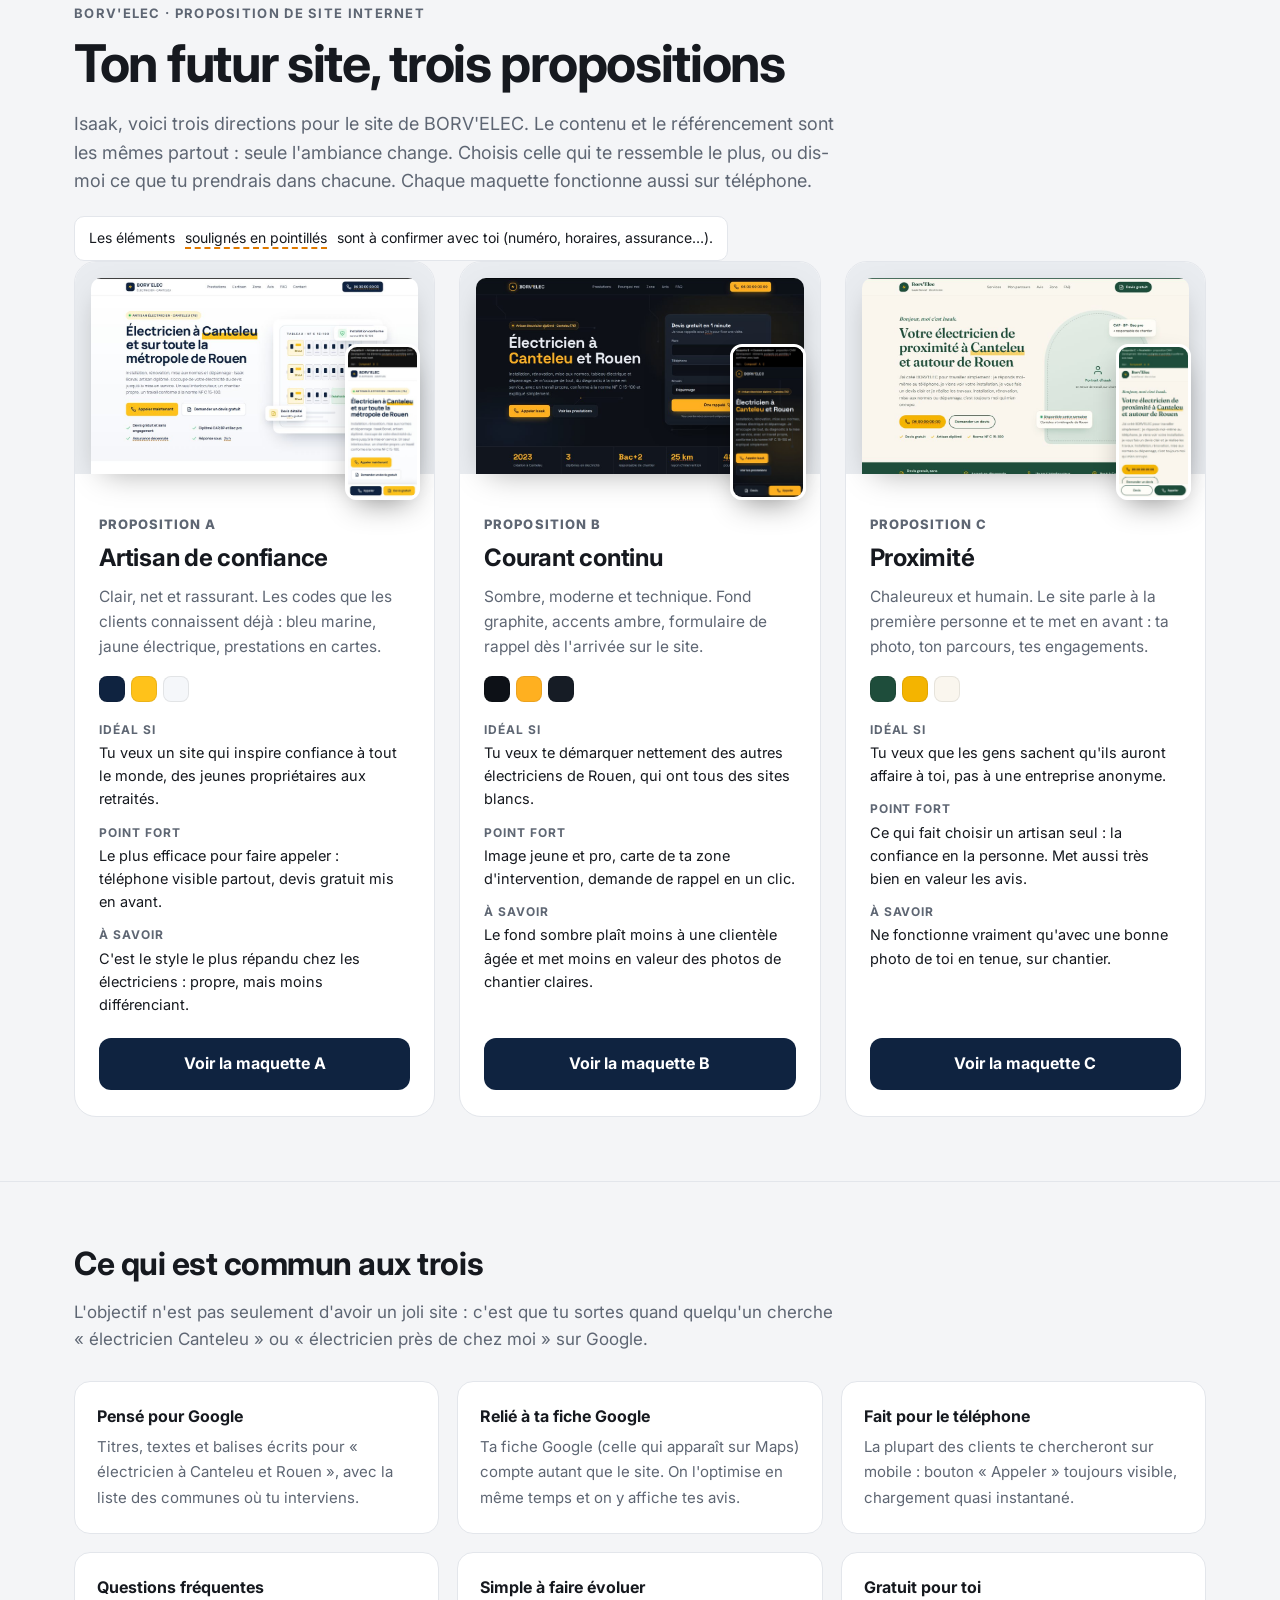
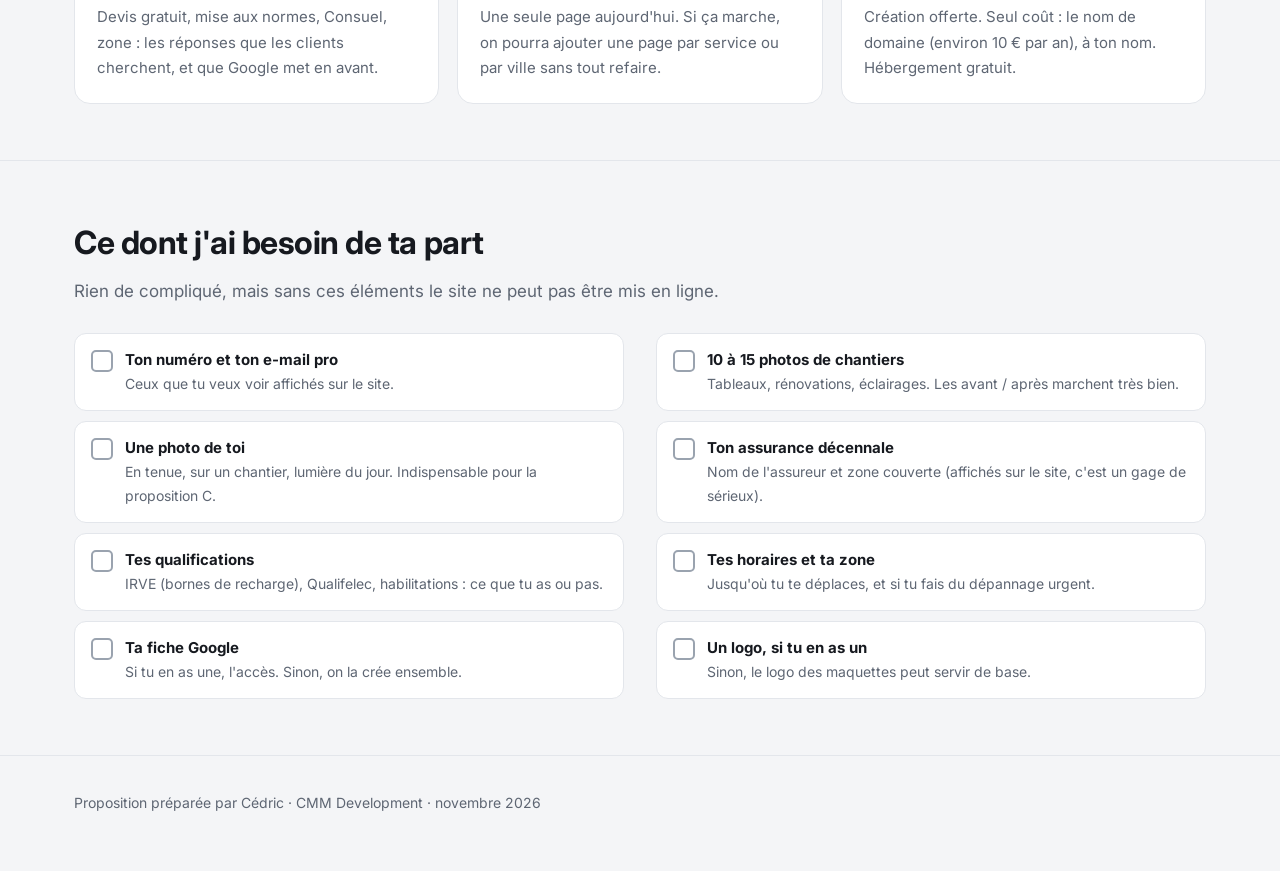
<file: public/apercu/borvelec/index.html>
<!doctype html>
<html lang="fr">
<head>
<meta charset="utf-8">
<meta name="viewport" content="width=device-width, initial-scale=1">
<meta name="robots" content="noindex">
<title>Site BORV'ELEC : 3 propositions</title>
<link rel="preconnect" href="https://fonts.googleapis.com">
<link rel="preconnect" href="https://fonts.gstatic.com" crossorigin>
<link href="https://fonts.googleapis.com/css2?family=Inter:wght@400;500;600;700;800&display=swap" rel="stylesheet">
<style>
:root{--bg:#F4F5F7;--card:#fff;--ink:#16191F;--muted:#5E6673;--line:#E3E6EB;--acc:#0F2340}
*{box-sizing:border-box;margin:0;padding:0}
body{font-family:Inter,system-ui,sans-serif;background:var(--bg);color:var(--ink);line-height:1.6;-webkit-font-smoothing:antialiased}
a{color:inherit}
.wrap{max-width:1180px;margin:0 auto;padding:0 24px}
header{padding:64px 0 40px}
.over{font-size:13px;font-weight:700;letter-spacing:.1em;text-transform:uppercase;color:var(--muted)}
h1{font-size:clamp(32px,4.4vw,52px);line-height:1.08;letter-spacing:-.025em;margin:10px 0 18px}
.intro{font-size:18px;color:var(--muted);max-width:760px}
.legend{display:inline-flex;gap:10px;align-items:center;margin-top:20px;background:#fff;border:1px solid var(--line);border-radius:10px;padding:10px 14px;font-size:14px}
.tbc{text-decoration:underline dashed #E07A00 1.5px;text-underline-offset:4px}
.grid{display:grid;grid-template-columns:repeat(3,1fr);gap:24px;padding-bottom:64px}
.card{background:var(--card);border:1px solid var(--line);border-radius:22px;overflow:hidden;display:flex;flex-direction:column}
.thumbs{position:relative;background:#E9ECF0;padding:16px 16px 0}
.thumbs img{width:100%;height:auto;display:block;border-radius:10px 10px 0 0;box-shadow:0 10px 30px -12px rgba(0,0,0,.35)}
.thumbs .m{position:absolute;right:14px;bottom:-26px;width:21%;border-radius:12px;border:3px solid #fff;box-shadow:0 12px 30px -10px rgba(0,0,0,.45)}
.body{padding:40px 24px 26px;display:flex;flex-direction:column;flex:1}
.letter{font-size:13px;font-weight:800;letter-spacing:.08em;color:var(--muted)}
.card h2{font-size:24px;letter-spacing:-.01em;margin:4px 0 8px}
.card p.pitch{color:var(--muted);font-size:15.5px;margin-bottom:16px}
dl{display:grid;gap:12px;font-size:14.5px;margin-bottom:22px}
dt{font-weight:700;font-size:12px;letter-spacing:.08em;text-transform:uppercase;color:var(--muted)}
dd{margin-top:2px}
.sw{display:flex;gap:6px;margin-bottom:18px}
.sw i{width:26px;height:26px;border-radius:8px;border:1px solid rgba(0,0,0,.08)}
.btn{margin-top:auto;display:inline-flex;justify-content:center;align-items:center;gap:8px;background:var(--acc);color:#fff;text-decoration:none;font-weight:700;border-radius:12px;padding:13px 18px}
.btn:hover{opacity:.92}
section{padding:56px 0;border-top:1px solid var(--line)}
h3{font-size:clamp(24px,2.6vw,32px);letter-spacing:-.015em;margin-bottom:10px}
.sub{color:var(--muted);font-size:17px;max-width:760px;margin-bottom:28px}
.common{display:grid;grid-template-columns:repeat(3,1fr);gap:18px}
.common div{background:#fff;border:1px solid var(--line);border-radius:16px;padding:22px}
.common b{display:block;font-size:16px;margin-bottom:4px}
.common span{color:var(--muted);font-size:15px}
.need{display:grid;grid-template-columns:1fr 1fr;gap:10px 32px;list-style:none}
.need li{display:flex;gap:12px;align-items:flex-start;background:#fff;border:1px solid var(--line);border-radius:12px;padding:14px 16px;font-size:15px}
.need li::before{content:"";width:18px;height:18px;border:2px solid #9AA3AF;border-radius:5px;flex:none;margin-top:2px}
.need li b{display:block}
.need li span{color:var(--muted);font-size:14px}
footer{padding:36px 0 56px;color:var(--muted);font-size:14px;border-top:1px solid var(--line)}
@media (max-width:980px){.grid,.common{grid-template-columns:1fr}.need{grid-template-columns:1fr}}
@media (max-width:600px){.wrap{padding:0 16px}header{padding:40px 0 28px}}
</style>
</head>
<body>
<header class="wrap">
  <span class="over">BORV'ELEC · proposition de site internet</span>
  <h1>Ton futur site, trois propositions</h1>
  <p class="intro">Isaak, voici trois directions pour le site de BORV'ELEC. Le contenu et le référencement sont les mêmes partout : seule l'ambiance change. Choisis celle qui te ressemble le plus, ou dis-moi ce que tu prendrais dans chacune. Chaque maquette fonctionne aussi sur téléphone.</p>
  <div class="legend">Les éléments <span class="tbc">soulignés en pointillés</span> sont à confirmer avec toi (numéro, horaires, assurance…).</div>
</header>

<main class="wrap">
  <div class="grid">
    <article class="card">
      <div class="thumbs"><img src="apercus/a-confiance.jpg" alt="Aperçu de la maquette A sur ordinateur"><img class="m" src="apercus/a-confiance-mobile.jpg" alt="Aperçu de la maquette A sur téléphone"></div>
      <div class="body">
        <span class="letter">PROPOSITION A</span>
        <h2>Artisan de confiance</h2>
        <p class="pitch">Clair, net et rassurant. Les codes que les clients connaissent déjà : bleu marine, jaune électrique, prestations en cartes.</p>
        <div class="sw"><i style="background:#0F2340"></i><i style="background:#FFC21A"></i><i style="background:#F5F7FA"></i></div>
        <dl>
          <div><dt>Idéal si</dt><dd>Tu veux un site qui inspire confiance à tout le monde, des jeunes propriétaires aux retraités.</dd></div>
          <div><dt>Point fort</dt><dd>Le plus efficace pour faire appeler : téléphone visible partout, devis gratuit mis en avant.</dd></div>
          <div><dt>À savoir</dt><dd>C'est le style le plus répandu chez les électriciens : propre, mais moins différenciant.</dd></div>
        </dl>
        <a class="btn" href="a-confiance.html">Voir la maquette A</a>
      </div>
    </article>

    <article class="card">
      <div class="thumbs"><img src="apercus/b-courant.jpg" alt="Aperçu de la maquette B sur ordinateur"><img class="m" src="apercus/b-courant-mobile.jpg" alt="Aperçu de la maquette B sur téléphone"></div>
      <div class="body">
        <span class="letter">PROPOSITION B</span>
        <h2>Courant continu</h2>
        <p class="pitch">Sombre, moderne et technique. Fond graphite, accents ambre, formulaire de rappel dès l'arrivée sur le site.</p>
        <div class="sw"><i style="background:#0D1117"></i><i style="background:#FFB020"></i><i style="background:#161C25"></i></div>
        <dl>
          <div><dt>Idéal si</dt><dd>Tu veux te démarquer nettement des autres électriciens de Rouen, qui ont tous des sites blancs.</dd></div>
          <div><dt>Point fort</dt><dd>Image jeune et pro, carte de ta zone d'intervention, demande de rappel en un clic.</dd></div>
          <div><dt>À savoir</dt><dd>Le fond sombre plaît moins à une clientèle âgée et met moins en valeur des photos de chantier claires.</dd></div>
        </dl>
        <a class="btn" href="b-courant.html">Voir la maquette B</a>
      </div>
    </article>

    <article class="card">
      <div class="thumbs"><img src="apercus/c-proximite.jpg" alt="Aperçu de la maquette C sur ordinateur"><img class="m" src="apercus/c-proximite-mobile.jpg" alt="Aperçu de la maquette C sur téléphone"></div>
      <div class="body">
        <span class="letter">PROPOSITION C</span>
        <h2>Proximité</h2>
        <p class="pitch">Chaleureux et humain. Le site parle à la première personne et te met en avant : ta photo, ton parcours, tes engagements.</p>
        <div class="sw"><i style="background:#1E4D3B"></i><i style="background:#F4B400"></i><i style="background:#FAF6EE"></i></div>
        <dl>
          <div><dt>Idéal si</dt><dd>Tu veux que les gens sachent qu'ils auront affaire à toi, pas à une entreprise anonyme.</dd></div>
          <div><dt>Point fort</dt><dd>Ce qui fait choisir un artisan seul : la confiance en la personne. Met aussi très bien en valeur les avis.</dd></div>
          <div><dt>À savoir</dt><dd>Ne fonctionne vraiment qu'avec une bonne photo de toi en tenue, sur chantier.</dd></div>
        </dl>
        <a class="btn" href="c-proximite.html">Voir la maquette C</a>
      </div>
    </article>
  </div>
</main>

<section>
  <div class="wrap">
    <h3>Ce qui est commun aux trois</h3>
    <p class="sub">L'objectif n'est pas seulement d'avoir un joli site : c'est que tu sortes quand quelqu'un cherche « électricien Canteleu » ou « électricien près de chez moi » sur Google.</p>
    <div class="common">
      <div><b>Pensé pour Google</b><span>Titres, textes et balises écrits pour « électricien à Canteleu et Rouen », avec la liste des communes où tu interviens.</span></div>
      <div><b>Relié à ta fiche Google</b><span>Ta fiche Google (celle qui apparaît sur Maps) compte autant que le site. On l'optimise en même temps et on y affiche tes avis.</span></div>
      <div><b>Fait pour le téléphone</b><span>La plupart des clients te chercheront sur mobile : bouton « Appeler » toujours visible, chargement quasi instantané.</span></div>
      <div><b>Questions fréquentes</b><span>Devis gratuit, mise aux normes, Consuel, zone : les réponses que les clients cherchent, et que Google met en avant.</span></div>
      <div><b>Simple à faire évoluer</b><span>Une seule page aujourd'hui. Si ça marche, on pourra ajouter une page par service ou par ville sans tout refaire.</span></div>
      <div><b>Gratuit pour toi</b><span>Création offerte. Seul coût : le nom de domaine (environ 10 € par an), à ton nom. Hébergement gratuit.</span></div>
    </div>
  </div>
</section>

<section>
  <div class="wrap">
    <h3>Ce dont j'ai besoin de ta part</h3>
    <p class="sub">Rien de compliqué, mais sans ces éléments le site ne peut pas être mis en ligne.</p>
    <ul class="need">
      <li><div><b>Ton numéro et ton e-mail pro</b><span>Ceux que tu veux voir affichés sur le site.</span></div></li>
      <li><div><b>10 à 15 photos de chantiers</b><span>Tableaux, rénovations, éclairages. Les avant / après marchent très bien.</span></div></li>
      <li><div><b>Une photo de toi</b><span>En tenue, sur un chantier, lumière du jour. Indispensable pour la proposition C.</span></div></li>
      <li><div><b>Ton assurance décennale</b><span>Nom de l'assureur et zone couverte (affichés sur le site, c'est un gage de sérieux).</span></div></li>
      <li><div><b>Tes qualifications</b><span>IRVE (bornes de recharge), Qualifelec, habilitations : ce que tu as ou pas.</span></div></li>
      <li><div><b>Tes horaires et ta zone</b><span>Jusqu'où tu te déplaces, et si tu fais du dépannage urgent.</span></div></li>
      <li><div><b>Ta fiche Google</b><span>Si tu en as une, l'accès. Sinon, on la crée ensemble.</span></div></li>
      <li><div><b>Un logo, si tu en as un</b><span>Sinon, le logo des maquettes peut servir de base.</span></div></li>
    </ul>
  </div>
</section>

<footer>
  <div class="wrap">Proposition préparée par Cédric · CMM Development · novembre 2026</div>
</footer>
</body>
</html>
</file>
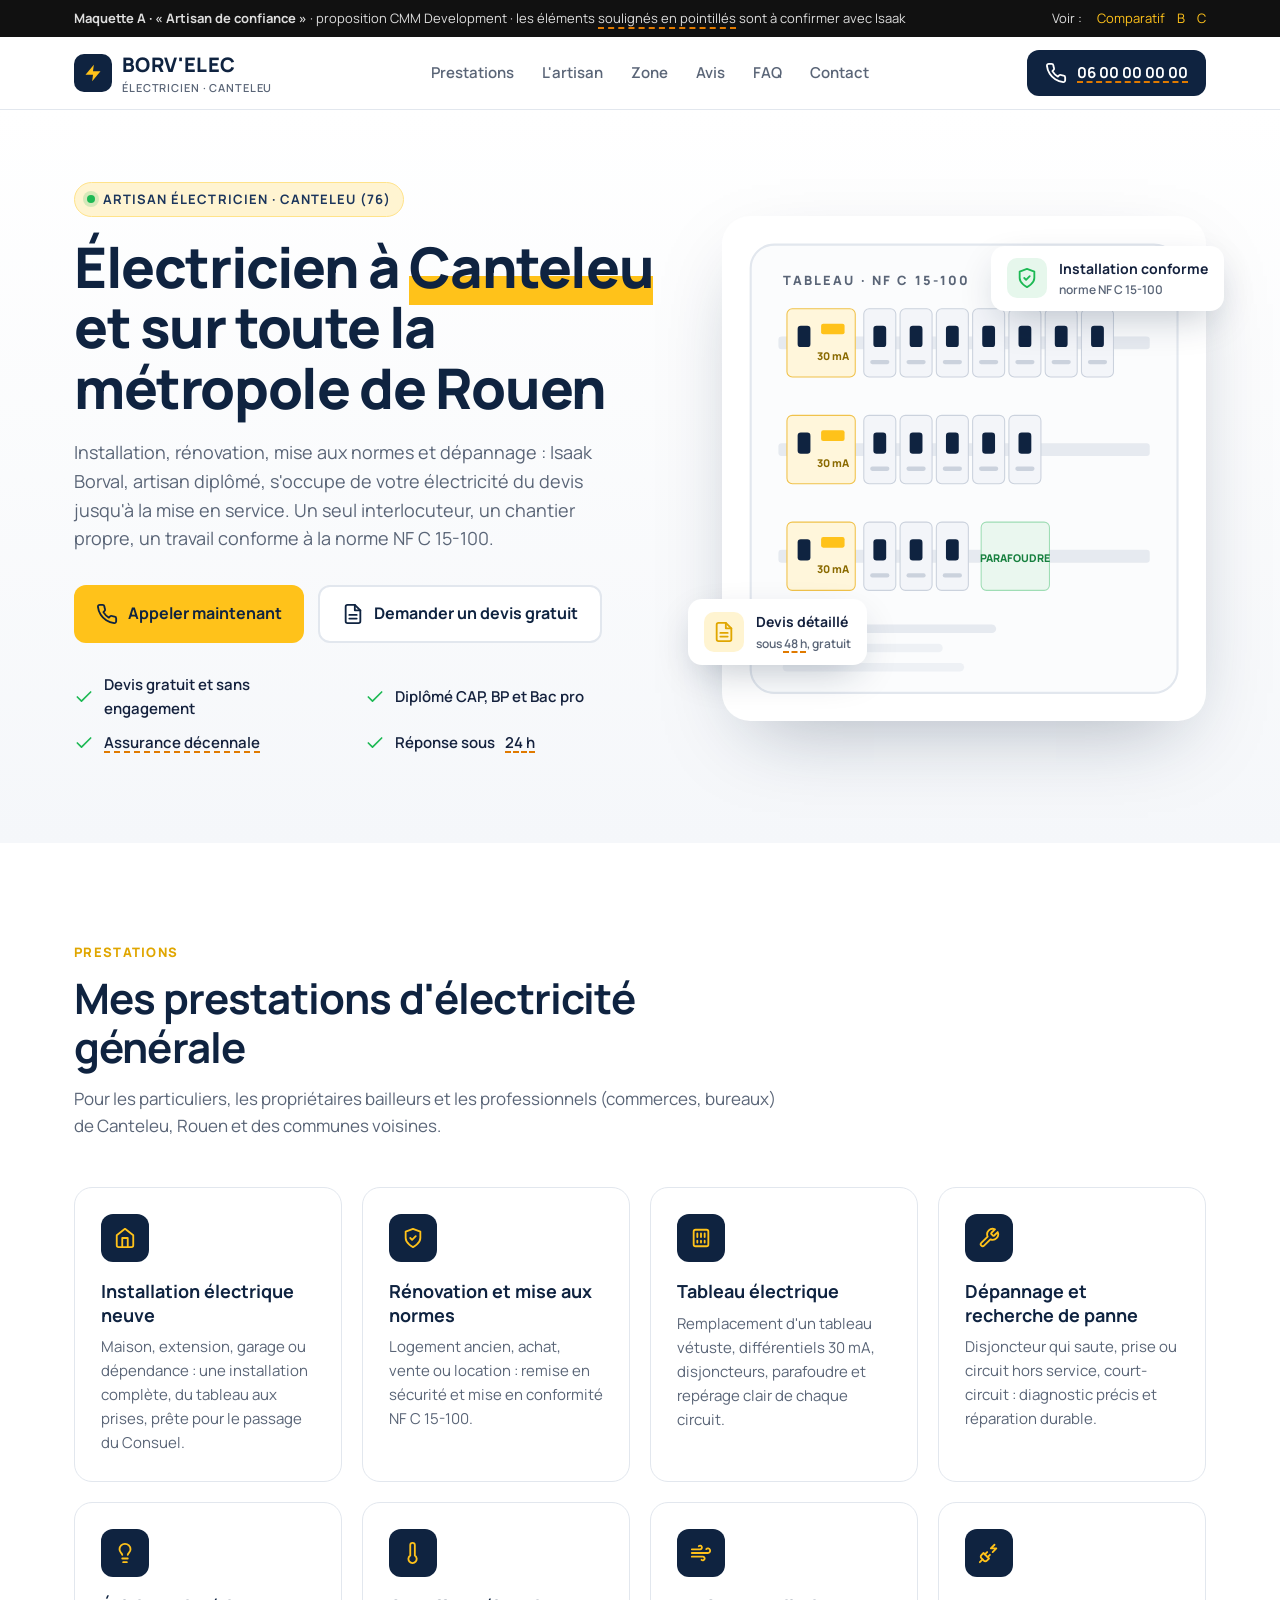
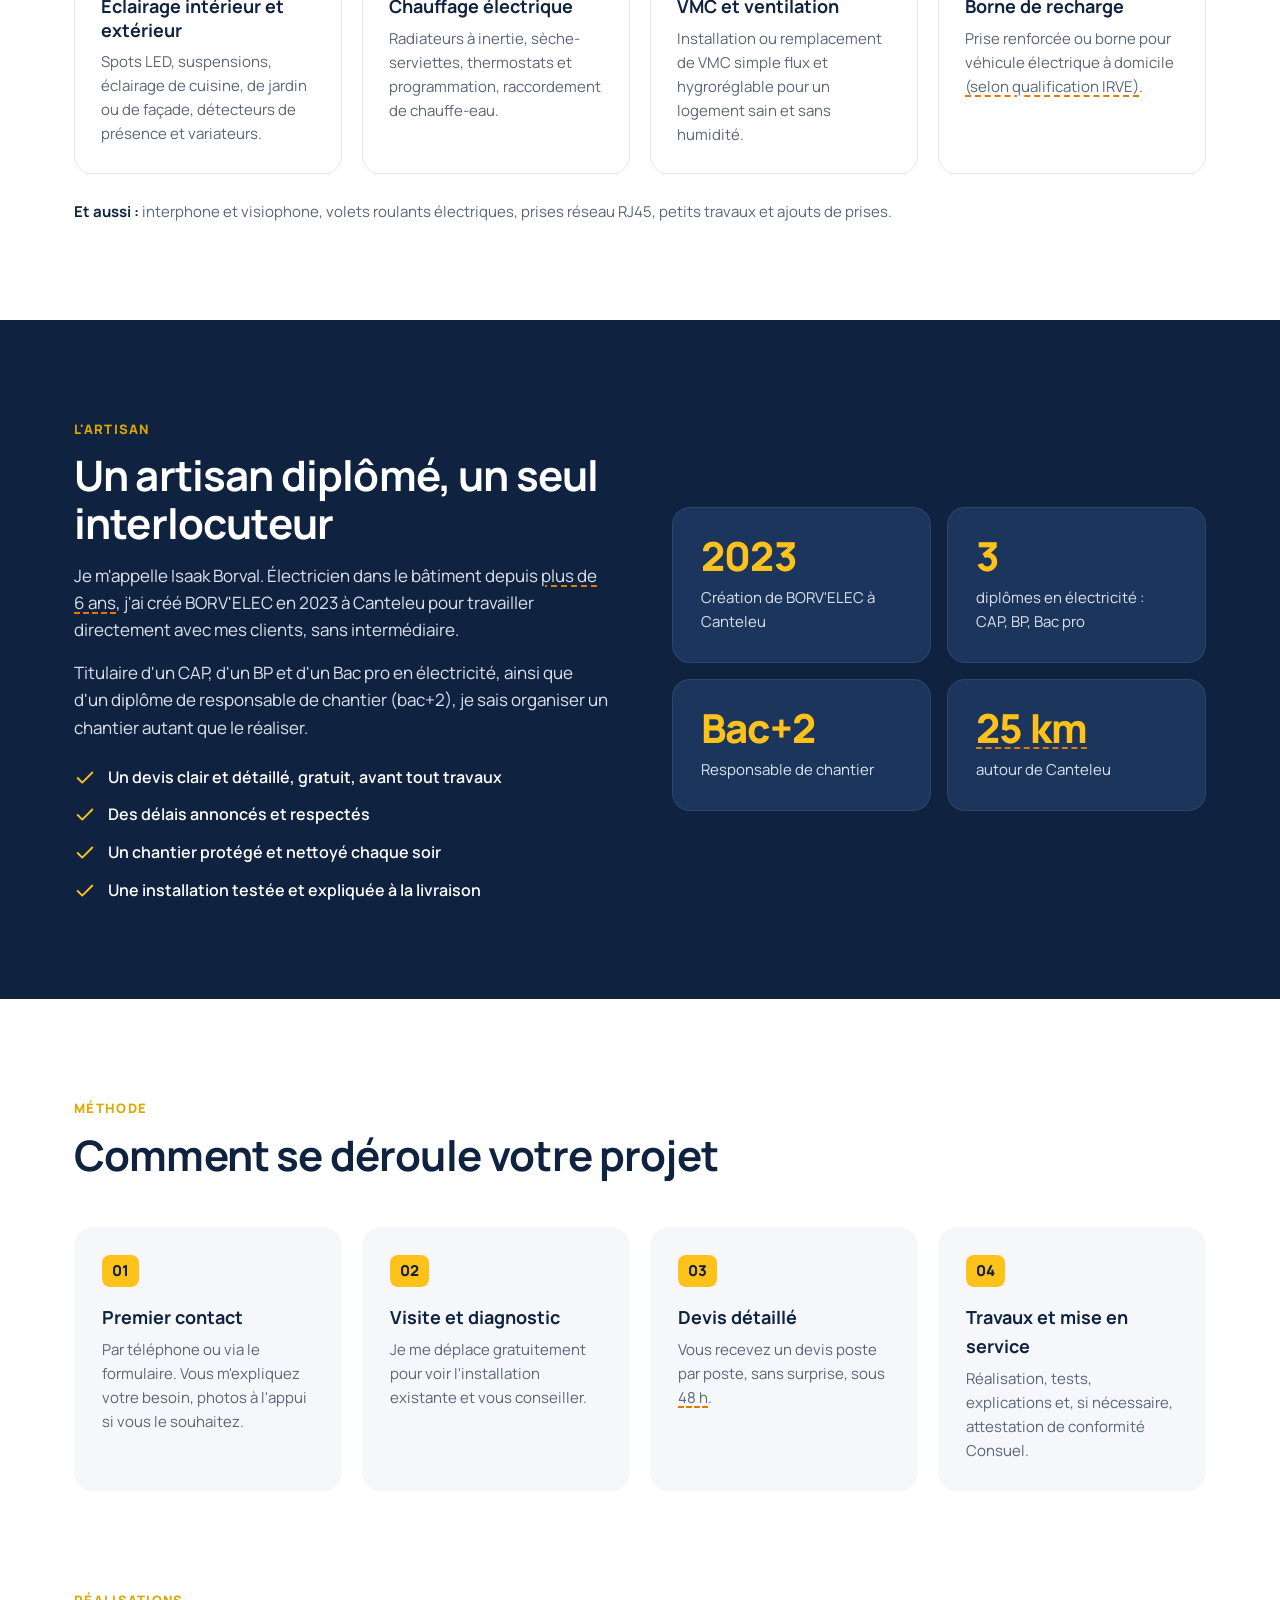
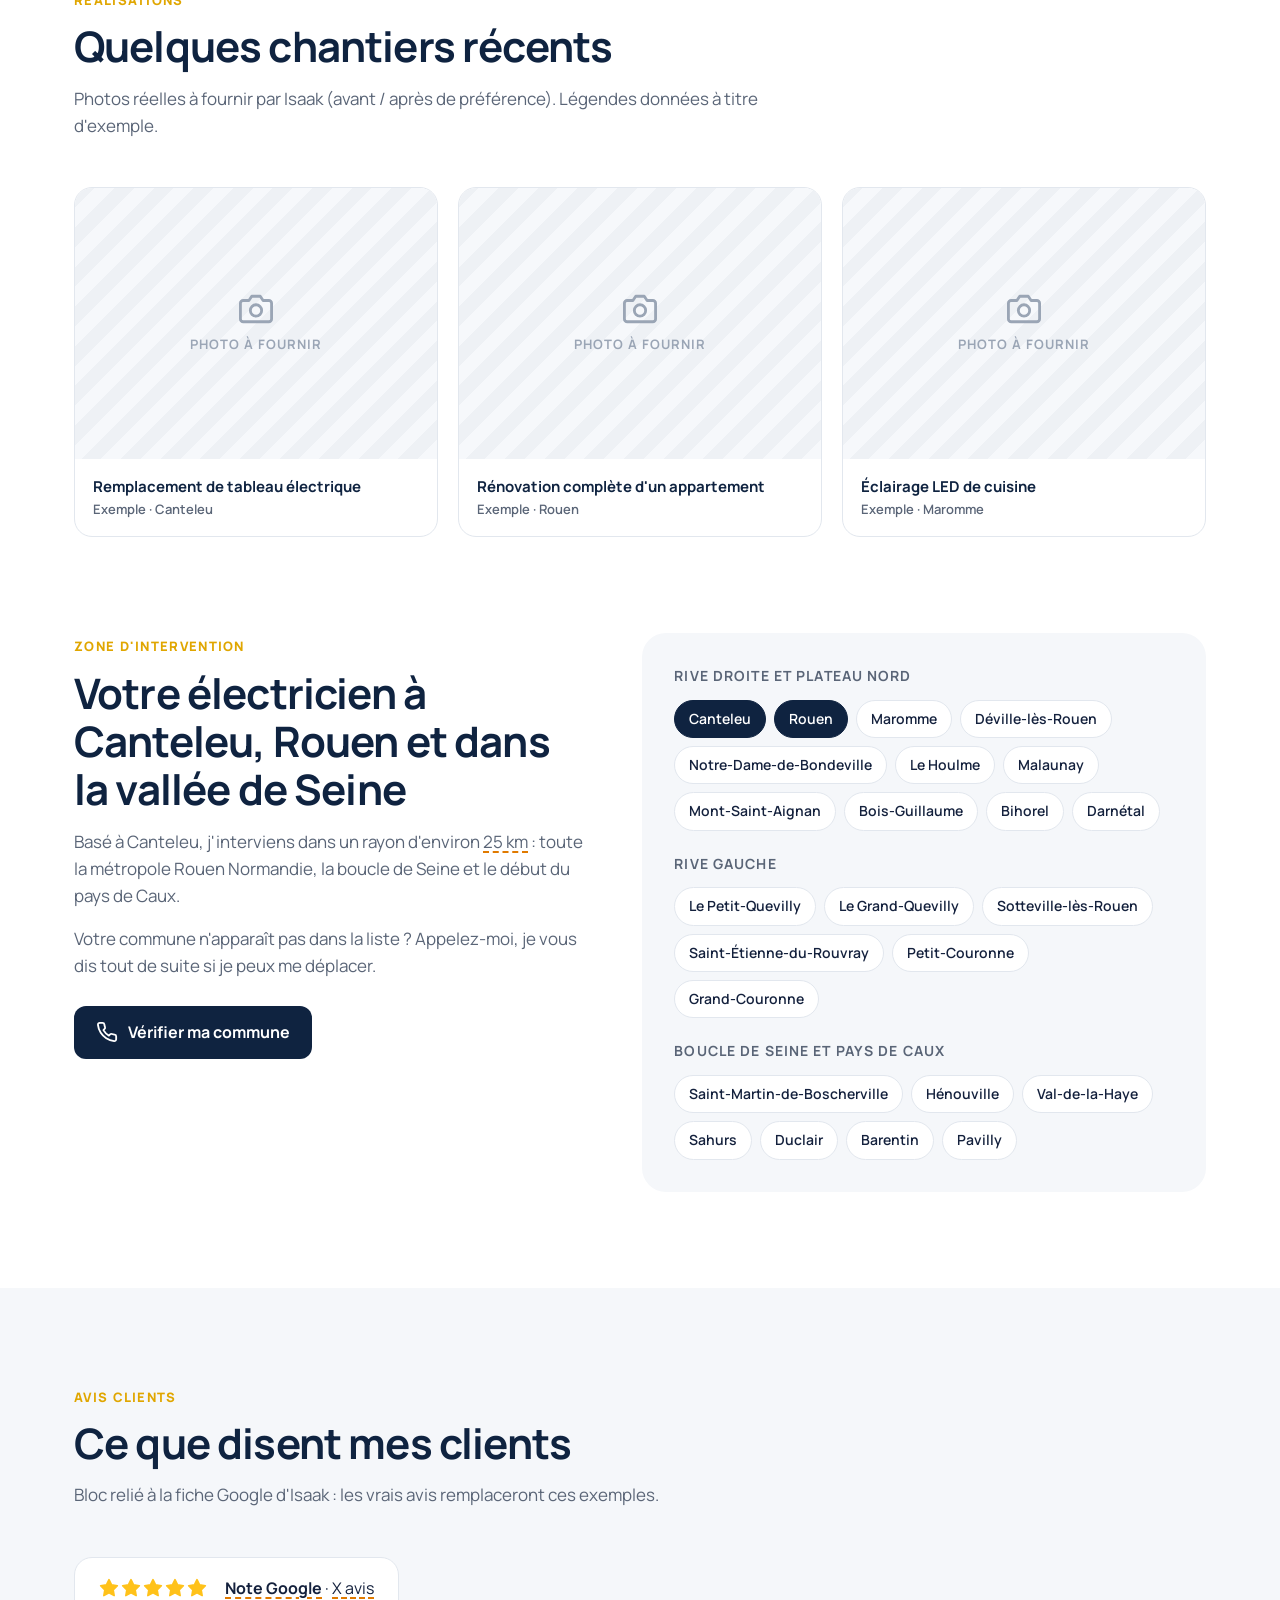
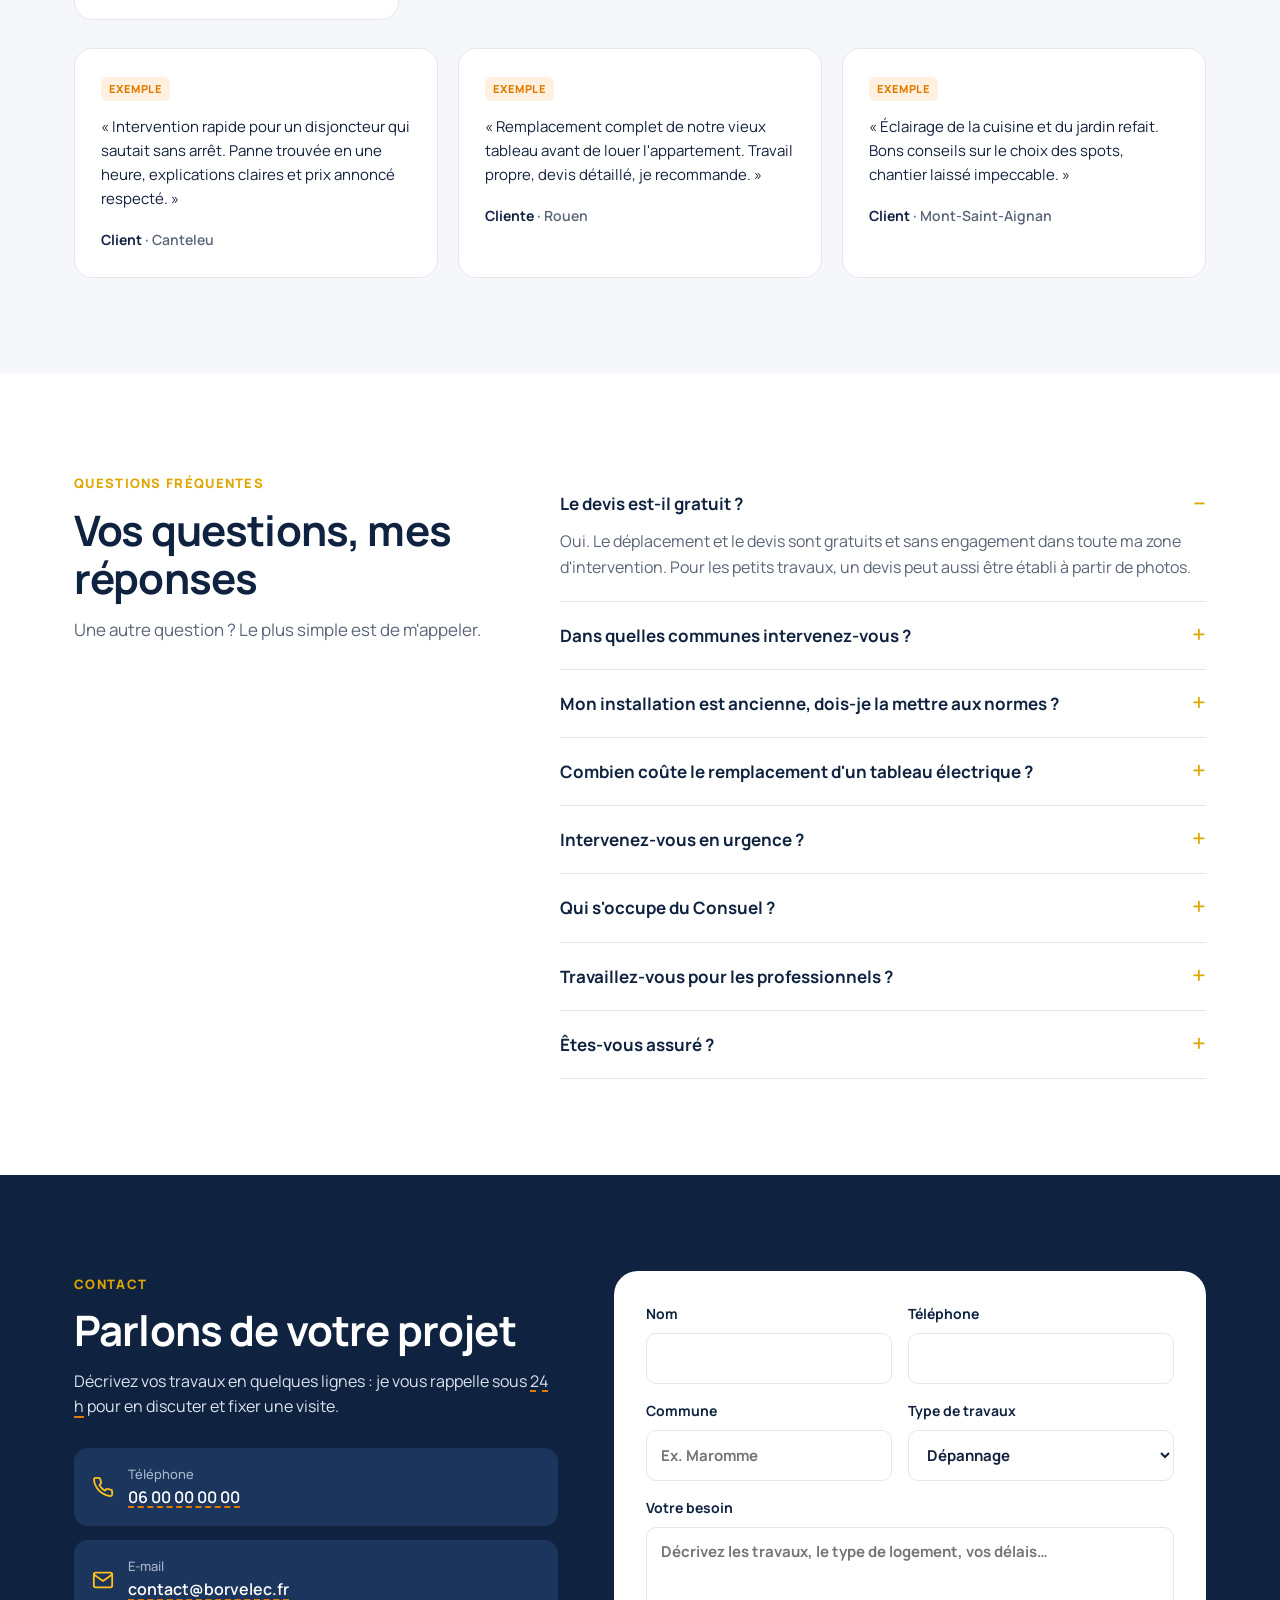
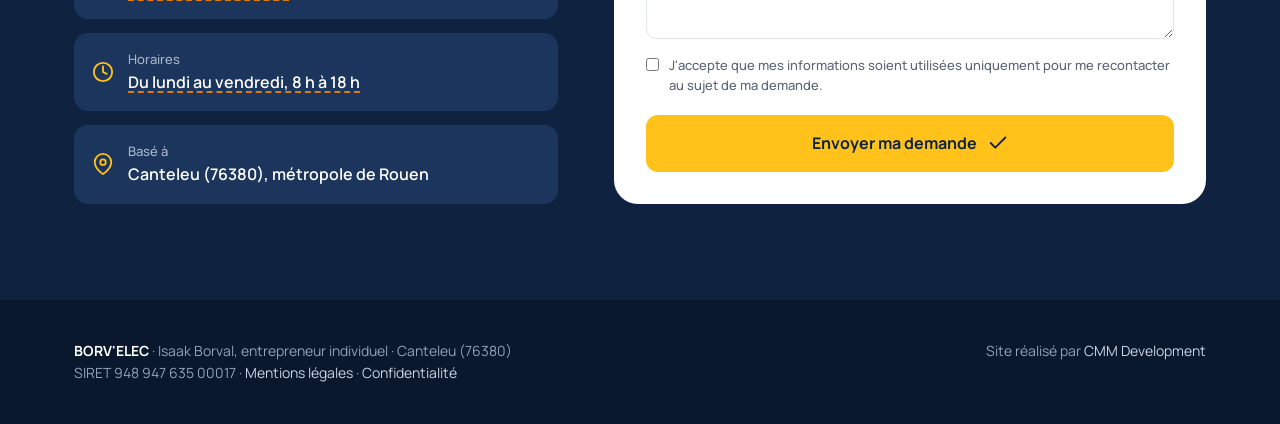
<file: public/apercu/borvelec/a-confiance.html>
<!doctype html>
<html lang="fr">
<head>
<meta charset="utf-8">
<meta name="viewport" content="width=device-width, initial-scale=1">
<meta name="robots" content="noindex, nofollow">
<title>Électricien Canteleu &amp; Rouen | BORV'ELEC, artisan diplômé</title>
<meta name="description" content="Électricien à Canteleu (76) : installation, rénovation, mise aux normes, tableau électrique et dépannage à Rouen et alentours. Devis gratuit, artisan diplômé.">
<link rel="canonical" href="https://www.borvelec.fr/">
<meta property="og:type" content="website">
<meta property="og:title" content="BORV'ELEC, électricien à Canteleu et Rouen">
<meta property="og:description" content="Installation, rénovation, mise aux normes et dépannage électrique. Devis gratuit.">
<meta property="og:locale" content="fr_FR">
<meta name="theme-color" content="#0F2340">
<link rel="preconnect" href="https://fonts.googleapis.com">
<link rel="preconnect" href="https://fonts.gstatic.com" crossorigin>
<link href="https://fonts.googleapis.com/css2?family=Manrope:wght@400;500;600;700;800&display=swap" rel="stylesheet">
<script type="application/ld+json">
{
  "@context": "https://schema.org",
  "@type": "Electrician",
  "@id": "https://www.borvelec.fr/#entreprise",
  "name": "BORV'ELEC",
  "description": "Artisan électricien à Canteleu (76) : installation, rénovation, mise aux normes, tableau électrique et dépannage sur la métropole de Rouen.",
  "url": "https://www.borvelec.fr/",
  "telephone": "+33600000000",
  "email": "contact@borvelec.fr",
  "founder": {"@type": "Person", "name": "Isaak Borval", "jobTitle": "Artisan électricien"},
  "foundingDate": "2023-02-20",
  "taxID": "94894763500017",
  "address": {"@type": "PostalAddress", "addressLocality": "Canteleu", "postalCode": "76380", "addressRegion": "Normandie", "addressCountry": "FR"},
  "geo": {"@type": "GeoCoordinates", "latitude": 49.44, "longitude": 1.03},
  "areaServed": ["Canteleu", "Rouen", "Maromme", "Déville-lès-Rouen", "Notre-Dame-de-Bondeville", "Le Houlme", "Mont-Saint-Aignan", "Bois-Guillaume", "Le Petit-Quevilly", "Le Grand-Quevilly", "Sotteville-lès-Rouen", "Petit-Couronne", "Grand-Couronne", "Saint-Martin-de-Boscherville", "Duclair", "Barentin"],
  "openingHoursSpecification": [{"@type": "OpeningHoursSpecification", "dayOfWeek": ["Monday", "Tuesday", "Wednesday", "Thursday", "Friday"], "opens": "08:00", "closes": "18:00"}],
  "hasCredential": [
    {"@type": "EducationalOccupationalCredential", "credentialCategory": "Diplôme", "name": "CAP Électricien"},
    {"@type": "EducationalOccupationalCredential", "credentialCategory": "Diplôme", "name": "BP Électricien"},
    {"@type": "EducationalOccupationalCredential", "credentialCategory": "Diplôme", "name": "Bac pro MELEC"}
  ],
  "knowsAbout": ["Installation électrique", "Mise aux normes NF C 15-100", "Tableau électrique", "Dépannage électrique", "Éclairage LED", "Chauffage électrique", "VMC"],
  "sameAs": ["https://www.allovoisins.com/p/isaakborval"]
}
</script>
<style>
:root{--navy:#0F2340;--navy-2:#1B355C;--yellow:#FFC21A;--yellow-d:#E0A600;--bg:#F5F7FA;--ink:#14213D;--muted:#5A6577;--line:#E2E7EE;--radius:18px}
*{box-sizing:border-box;margin:0;padding:0}
html{scroll-behavior:smooth}
body{font-family:Manrope,system-ui,-apple-system,sans-serif;color:var(--ink);background:#fff;line-height:1.6;-webkit-font-smoothing:antialiased}
a{color:inherit;text-decoration:none}
button{font:inherit}
img,svg{display:block}
.wrap{max-width:1180px;margin:0 auto;padding:0 24px}
.ic{width:22px;height:22px;fill:none;stroke:currentColor;stroke-width:2;stroke-linecap:round;stroke-linejoin:round;flex:none}
.tbc{text-decoration:underline dashed #E07A00 1.5px;text-underline-offset:4px;cursor:help}

/* bandeau maquette */
.mock{background:#111;color:#ddd;font-size:13px;padding:8px 0}
.mock .wrap{display:flex;gap:16px;justify-content:space-between;flex-wrap:wrap}
.mock a{color:#FFC21A;margin-left:12px}

/* header */
header{position:sticky;top:0;z-index:20;background:rgba(255,255,255,.92);backdrop-filter:blur(10px);border-bottom:1px solid var(--line)}
.nav{display:flex;align-items:center;justify-content:space-between;height:72px}
.logo{display:flex;align-items:center;gap:10px;font-weight:800;font-size:20px;letter-spacing:.02em;color:var(--navy)}
.logo-mark{width:38px;height:38px;border-radius:10px;background:var(--navy);display:grid;place-items:center;color:var(--yellow)}
.logo-mark .ic{width:20px;height:20px;fill:var(--yellow);stroke:none}
.logo small{display:block;font-size:11px;font-weight:600;letter-spacing:.08em;color:var(--muted);text-transform:uppercase;margin-top:-2px}
.menu{display:flex;gap:28px;font-weight:600;font-size:15px;color:var(--muted)}
.menu a:hover{color:var(--navy)}
.btn{display:inline-flex;align-items:center;gap:10px;font-weight:700;border-radius:12px;padding:14px 22px;transition:transform .15s,background .15s}
.btn:hover{transform:translateY(-1px)}
.btn-y{background:var(--yellow);color:var(--navy)}
.btn-y:hover{background:#FFCD45}
.btn-n{background:var(--navy);color:#fff}
.btn-o{border:2px solid var(--line);color:var(--navy);background:#fff}
.nav .btn{padding:11px 18px;font-size:15px}

/* hero */
.hero{background:linear-gradient(180deg,#fff 0%,var(--bg) 100%);padding:72px 0 88px;overflow:hidden}
.hero-grid{display:grid;grid-template-columns:1.1fr .9fr;gap:56px;align-items:center}
.eyebrow{display:inline-flex;align-items:center;gap:8px;font-weight:700;font-size:13px;letter-spacing:.08em;text-transform:uppercase;color:var(--navy-2);background:#FFF4D1;border:1px solid #FFE38A;padding:6px 12px;border-radius:999px}
.eyebrow .dot{width:8px;height:8px;border-radius:50%;background:#1DB954;box-shadow:0 0 0 4px rgba(29,185,84,.18)}
h1{font-size:clamp(34px,4.6vw,56px);line-height:1.08;letter-spacing:-.025em;font-weight:800;color:var(--navy);margin:20px 0 20px}
h1 em{font-style:normal;background:linear-gradient(transparent 62%,var(--yellow) 62%)}
.lead{font-size:18px;color:var(--muted);max-width:560px}
.ctas{display:flex;gap:14px;flex-wrap:wrap;margin:32px 0 30px}
.trust{display:grid;grid-template-columns:1fr 1fr;gap:10px 22px;max-width:560px;font-weight:600;font-size:15px}
.trust li{list-style:none;display:flex;gap:10px;align-items:center}
.trust .ic{color:#1DB954;width:20px;height:20px}
.visual{position:relative}
.panel-card{background:#fff;border-radius:28px;box-shadow:0 30px 80px -30px rgba(15,35,64,.35);padding:18px}
.badge{position:absolute;background:#fff;border-radius:14px;box-shadow:0 14px 40px -12px rgba(15,35,64,.3);padding:12px 16px;display:flex;gap:12px;align-items:center;font-size:14px;font-weight:700}
.badge div>span{display:block;font-size:12px;font-weight:600;color:var(--muted)}
.badge .bi{width:40px;height:40px;border-radius:10px;display:grid;place-items:center}
.b1{left:-34px;bottom:56px}.b1 .bi{background:#FFF4D1;color:var(--yellow-d)}
.b2{right:-18px;top:30px}.b2 .bi{background:#E6F7EC;color:#1DB954}

/* sections */
section{padding:96px 0}
.sec-head{max-width:720px;margin-bottom:48px}
.kicker{font-size:13px;font-weight:800;letter-spacing:.1em;text-transform:uppercase;color:var(--yellow-d)}
h2{font-size:clamp(28px,3.4vw,42px);line-height:1.15;letter-spacing:-.02em;color:var(--navy);margin:10px 0 14px}
.sec-head p{color:var(--muted);font-size:17px}

.services{display:grid;grid-template-columns:repeat(4,1fr);gap:20px}
.card{background:#fff;border:1px solid var(--line);border-radius:var(--radius);padding:26px;transition:box-shadow .2s,transform .2s}
.card:hover{box-shadow:0 20px 50px -24px rgba(15,35,64,.3);transform:translateY(-3px)}
.card .ci{width:48px;height:48px;border-radius:12px;background:var(--navy);color:var(--yellow);display:grid;place-items:center;margin-bottom:18px}
.card h3{font-size:18px;line-height:1.3;color:var(--navy);margin-bottom:8px}
.card p{font-size:15px;color:var(--muted)}
.also{margin-top:26px;color:var(--muted);font-size:15px}
.also b{color:var(--navy)}

.about{background:var(--navy);color:#DCE3EE}
.about h2{color:#fff}
.about-grid{display:grid;grid-template-columns:1fr 1fr;gap:64px;align-items:center}
.about p{font-size:17px;margin-bottom:16px}
.commit{margin-top:24px;display:grid;gap:12px}
.commit li{list-style:none;display:flex;gap:12px;align-items:flex-start;font-weight:600;color:#fff}
.commit .ic{color:var(--yellow);margin-top:2px}
.stats{display:grid;grid-template-columns:1fr 1fr;gap:16px}
.stat{background:var(--navy-2);border:1px solid rgba(255,255,255,.08);border-radius:var(--radius);padding:28px}
.stat b{display:block;font-size:40px;line-height:1;color:var(--yellow);font-weight:800;letter-spacing:-.02em}
.stat span{display:block;margin-top:10px;font-size:15px}

.steps{display:grid;grid-template-columns:repeat(4,1fr);gap:20px;counter-reset:s}
.step{position:relative;padding:28px;border-radius:var(--radius);background:var(--bg)}
.step::before{counter-increment:s;content:"0" counter(s);font-size:15px;font-weight:800;color:var(--navy);background:var(--yellow);border-radius:8px;padding:4px 10px;display:inline-block;margin-bottom:16px}
.step h3{font-size:18px;color:var(--navy);margin-bottom:6px}
.step p{font-size:15px;color:var(--muted)}

.gallery{display:grid;grid-template-columns:repeat(3,1fr);gap:20px}
.shot{border-radius:var(--radius);overflow:hidden;background:#fff;border:1px solid var(--line)}
.ph{aspect-ratio:4/3;background:repeating-linear-gradient(135deg,#EEF1F5 0 14px,#F6F8FB 14px 28px);display:grid;place-items:center;color:#9AA5B5;font-size:13px;font-weight:700;text-transform:uppercase;letter-spacing:.08em}
.ph .ic{display:block;width:34px;height:34px;margin:0 auto 8px}
.shot figcaption{padding:16px 18px;font-weight:700;color:var(--navy);font-size:15px}
.shot figcaption span{display:block;font-weight:600;color:var(--muted);font-size:13px}

.zone-grid{display:grid;grid-template-columns:1fr 1.1fr;gap:56px;align-items:start}
.zone-box{background:var(--bg);border-radius:24px;padding:32px}
.zone-box h3{font-size:14px;letter-spacing:.08em;text-transform:uppercase;color:var(--muted);margin:22px 0 12px}
.zone-box h3:first-child{margin-top:0}
.chips{display:flex;flex-wrap:wrap;gap:8px}
.chip{background:#fff;border:1px solid var(--line);border-radius:999px;padding:7px 14px;font-size:14px;font-weight:600}
.chip.main{background:var(--navy);color:#fff;border-color:var(--navy)}
.zone-text p{color:var(--muted);font-size:17px;margin-bottom:16px}
.zone-text .btn{margin-top:10px}

.reviews{background:var(--bg)}
.rating{display:flex;align-items:center;gap:18px;background:#fff;border:1px solid var(--line);border-radius:var(--radius);padding:18px 24px;width:fit-content;margin-bottom:28px}
.stars{display:flex;gap:2px;color:var(--yellow)}
.stars .ic{width:20px;height:20px;fill:currentColor}
.rev-grid{display:grid;grid-template-columns:repeat(3,1fr);gap:20px}
.rev{background:#fff;border-radius:var(--radius);padding:26px;border:1px solid var(--line)}
.rev p{margin:14px 0 18px;font-size:15px}
.rev .who{font-weight:700;color:var(--navy);font-size:14px}
.rev .who span{font-weight:600;color:var(--muted)}
.tag{display:inline-block;font-size:11px;font-weight:800;letter-spacing:.08em;text-transform:uppercase;color:#E07A00;background:#FFF1E0;padding:3px 8px;border-radius:6px}

.faq-grid{display:grid;grid-template-columns:.8fr 1.2fr;gap:56px}
details{border-bottom:1px solid var(--line);padding:20px 0}
summary{cursor:pointer;font-weight:700;font-size:17px;color:var(--navy);list-style:none;display:flex;justify-content:space-between;gap:16px}
summary::-webkit-details-marker{display:none}
summary::after{content:"+";font-size:24px;line-height:1;color:var(--yellow-d);font-weight:500}
details[open] summary::after{content:"–"}
details p{margin-top:12px;color:var(--muted);font-size:16px}

.contact{background:var(--navy);color:#DCE3EE}
.contact h2{color:#fff}
.contact-grid{display:grid;grid-template-columns:.9fr 1.1fr;gap:56px}
.coord{display:grid;gap:14px;margin-top:28px}
.coord>a,.coord>div{display:flex;gap:14px;align-items:center;background:var(--navy-2);border-radius:14px;padding:16px 18px;font-weight:600;color:#fff}
.coord .ic{color:var(--yellow)}
.coord small{display:block;font-size:13px;color:#A9B6CA;font-weight:500}
form{background:#fff;border-radius:24px;padding:32px;color:var(--ink);display:grid;grid-template-columns:1fr 1fr;gap:16px}
label{font-size:14px;font-weight:700;color:var(--navy);display:grid;gap:6px}
label.full{grid-column:1/-1}
input,select,textarea{font:inherit;font-size:15px;border:1.5px solid var(--line);border-radius:10px;padding:12px 14px;background:#fff;color:var(--ink)}
input:focus,select:focus,textarea:focus{outline:none;border-color:var(--navy)}
textarea{min-height:110px;resize:vertical}
.rgpd{grid-column:1/-1;font-size:13px;color:var(--muted);display:flex;gap:10px;align-items:flex-start;font-weight:500}
.rgpd input{margin-top:3px}
form .btn{grid-column:1/-1;justify-content:center;border:0;cursor:pointer;font-size:16px}

footer{background:#0A182D;color:#93A1B8;font-size:14px;padding:40px 0}
.foot{display:flex;justify-content:space-between;gap:24px;flex-wrap:wrap}
footer a{color:#C9D3E2}
footer a:hover{color:#fff}

.callbar{display:none}
@media (max-width:980px){
  .menu{display:none}
  .hero-grid,.about-grid,.zone-grid,.faq-grid,.contact-grid{grid-template-columns:1fr;gap:40px}
  .services{grid-template-columns:1fr 1fr}
  .steps{grid-template-columns:1fr 1fr}
  .gallery,.rev-grid{grid-template-columns:1fr 1fr}
  .b1{left:8px}.b2{right:8px}
}
@media (max-width:600px){
  section{padding:68px 0}
  .wrap{padding:0 16px}
  .nav .btn{display:none}
  .hero{padding:44px 0 64px}
  .trust,.services,.steps,.gallery,.rev-grid,form{grid-template-columns:1fr}
  .stats{grid-template-columns:1fr 1fr}
  .stat b{font-size:32px}
  .badge{display:none}
  footer{padding-bottom:100px}
  .callbar{display:grid;grid-template-columns:1fr 1fr;gap:10px;position:fixed;left:0;right:0;bottom:0;z-index:30;padding:10px 12px;background:#fff;border-top:1px solid var(--line);box-shadow:0 -8px 24px rgba(0,0,0,.08)}
  .callbar .btn{justify-content:center;padding:13px}
}
</style>
</head>
<body>

<svg width="0" height="0" style="position:absolute" aria-hidden="true">
  <symbol id="i-zap" viewBox="0 0 24 24"><polygon points="13 2 3 14 12 14 11 22 21 10 12 10 13 2"/></symbol>
  <symbol id="i-phone" viewBox="0 0 24 24"><path d="M22 16.92v3a2 2 0 0 1-2.18 2 19.79 19.79 0 0 1-8.63-3.07 19.5 19.5 0 0 1-6-6 19.79 19.79 0 0 1-3.07-8.67A2 2 0 0 1 4.11 2h3a2 2 0 0 1 2 1.72 12.84 12.84 0 0 0 .7 2.81 2 2 0 0 1-.45 2.11L8.09 9.91a16 16 0 0 0 6 6l1.27-1.27a2 2 0 0 1 2.11-.45 12.84 12.84 0 0 0 2.81.7A2 2 0 0 1 22 16.92z"/></symbol>
  <symbol id="i-check" viewBox="0 0 24 24"><polyline points="20 6 9 17 4 12"/></symbol>
  <symbol id="i-home" viewBox="0 0 24 24"><path d="M3 9l9-7 9 7v11a2 2 0 0 1-2 2H5a2 2 0 0 1-2-2z"/><polyline points="9 22 9 12 15 12 15 22"/></symbol>
  <symbol id="i-shield" viewBox="0 0 24 24"><path d="M12 22s8-4 8-10V5l-8-3-8 3v7c0 6 8 10 8 10z"/><polyline points="9 12 11 14 15 10"/></symbol>
  <symbol id="i-panel" viewBox="0 0 24 24"><rect x="4" y="3" width="16" height="18" rx="2"/><path d="M8 7v4M12 7v4M16 7v4M8 15v2M12 15v2M16 15v2"/></symbol>
  <symbol id="i-tool" viewBox="0 0 24 24"><path d="M14.7 6.3a1 1 0 0 0 0 1.4l1.6 1.6a1 1 0 0 0 1.4 0l3.77-3.77a6 6 0 0 1-7.94 7.94l-6.91 6.91a2.12 2.12 0 0 1-3-3l6.91-6.91a6 6 0 0 1 7.94-7.94l-3.76 3.76z"/></symbol>
  <symbol id="i-bulb" viewBox="0 0 24 24"><path d="M15 14c.2-1 .7-1.7 1.5-2.5 1-.9 1.5-2.2 1.5-3.5A6 6 0 0 0 6 8c0 1 .2 2.2 1.5 3.5.7.7 1.3 1.5 1.5 2.5"/><path d="M9 18h6"/><path d="M10 22h4"/></symbol>
  <symbol id="i-heat" viewBox="0 0 24 24"><path d="M14 14.76V3.5a2.5 2.5 0 0 0-5 0v11.26a4.5 4.5 0 1 0 5 0z"/></symbol>
  <symbol id="i-wind" viewBox="0 0 24 24"><path d="M9.59 4.59A2 2 0 1 1 11 8H2m10.59 11.41A2 2 0 1 0 14 16H2m15.73-8.27A2.5 2.5 0 1 1 19.5 12H2"/></symbol>
  <symbol id="i-plug" viewBox="0 0 24 24"><path d="M6.3 20.3a2.4 2.4 0 0 0 3.4 0L12 18l-6-6-2.3 2.3a2.4 2.4 0 0 0 0 3.4Z"/><path d="m2 22 3-3"/><path d="M7.5 13.5 10 11"/><path d="M10.5 16.5 13 14"/><path d="m18 3-4 4h6l-4 4"/></symbol>
  <symbol id="i-star" viewBox="0 0 24 24"><polygon points="12 2 15.09 8.26 22 9.27 17 14.14 18.18 21.02 12 17.77 5.82 21.02 7 14.14 2 9.27 8.91 8.26 12 2"/></symbol>
  <symbol id="i-mail" viewBox="0 0 24 24"><path d="M4 4h16c1.1 0 2 .9 2 2v12c0 1.1-.9 2-2 2H4c-1.1 0-2-.9-2-2V6c0-1.1.9-2 2-2z"/><polyline points="22,6 12,13 2,6"/></symbol>
  <symbol id="i-pin" viewBox="0 0 24 24"><path d="M21 10c0 7-9 13-9 13s-9-6-9-13a9 9 0 0 1 18 0z"/><circle cx="12" cy="10" r="3"/></symbol>
  <symbol id="i-clock" viewBox="0 0 24 24"><circle cx="12" cy="12" r="10"/><polyline points="12 6 12 12 16 14"/></symbol>
  <symbol id="i-file" viewBox="0 0 24 24"><path d="M14 2H6a2 2 0 0 0-2 2v16a2 2 0 0 0 2 2h12a2 2 0 0 0 2-2V8z"/><polyline points="14 2 14 8 20 8"/><line x1="16" y1="13" x2="8" y2="13"/><line x1="16" y1="17" x2="8" y2="17"/></symbol>
  <symbol id="i-camera" viewBox="0 0 24 24"><path d="M23 19a2 2 0 0 1-2 2H3a2 2 0 0 1-2-2V8a2 2 0 0 1 2-2h4l2-3h6l2 3h4a2 2 0 0 1 2 2z"/><circle cx="12" cy="13" r="4"/></symbol>
</svg>

<div class="mock"><div class="wrap">
  <span><b>Maquette A · « Artisan de confiance »</b> · proposition CMM Development · les éléments <span class="tbc">soulignés en pointillés</span> sont à confirmer avec Isaak</span>
  <span>Voir : <a href="index.html">Comparatif</a><a href="b-courant.html">B</a><a href="c-proximite.html">C</a></span>
</div></div>

<header>
  <div class="wrap nav">
    <a href="#" class="logo" aria-label="BORV'ELEC, accueil">
      <span class="logo-mark"><svg class="ic"><use href="#i-zap"/></svg></span>
      <span>BORV'ELEC<small>Électricien · Canteleu</small></span>
    </a>
    <nav class="menu" aria-label="Navigation principale">
      <a href="#prestations">Prestations</a><a href="#artisan">L'artisan</a><a href="#zone">Zone</a><a href="#avis">Avis</a><a href="#faq">FAQ</a><a href="#contact">Contact</a>
    </nav>
    <a class="btn btn-n" href="tel:+33600000000"><svg class="ic"><use href="#i-phone"/></svg><span class="tbc">06 00 00 00 00</span></a>
  </div>
</header>

<main>
<section class="hero" aria-labelledby="titre">
  <div class="wrap hero-grid">
    <div>
      <span class="eyebrow"><span class="dot"></span>Artisan électricien · Canteleu (76)</span>
      <h1 id="titre">Électricien à <em>Canteleu</em> et sur toute la métropole de Rouen</h1>
      <p class="lead">Installation, rénovation, mise aux normes et dépannage : Isaak Borval, artisan diplômé, s'occupe de votre électricité du devis jusqu'à la mise en service. Un seul interlocuteur, un chantier propre, un travail conforme à la norme NF C 15-100.</p>
      <div class="ctas">
        <a class="btn btn-y" href="tel:+33600000000"><svg class="ic"><use href="#i-phone"/></svg>Appeler maintenant</a>
        <a class="btn btn-o" href="#contact"><svg class="ic"><use href="#i-file"/></svg>Demander un devis gratuit</a>
      </div>
      <ul class="trust">
        <li><svg class="ic"><use href="#i-check"/></svg>Devis gratuit et sans engagement</li>
        <li><svg class="ic"><use href="#i-check"/></svg>Diplômé CAP, BP et Bac pro</li>
        <li><svg class="ic"><use href="#i-check"/></svg><span class="tbc">Assurance décennale</span></li>
        <li><svg class="ic"><use href="#i-check"/></svg>Réponse sous <span class="tbc">24 h</span></li>
      </ul>
    </div>
    <div class="visual" aria-hidden="true">
      <div class="panel-card">
        <svg viewBox="0 0 420 440" width="100%">
          <defs>
            <g id="brk"><rect width="30" height="64" rx="5" fill="#F3F5F9" stroke="#CBD2DD"/><rect x="9" y="16" width="12" height="20" rx="3" fill="#0F2340"/><rect x="6" y="48" width="18" height="4" rx="2" fill="#CBD2DD"/></g>
            <g id="diff"><rect width="64" height="64" rx="5" fill="#FFF6DB" stroke="#F0C24B"/><rect x="10" y="16" width="12" height="20" rx="3" fill="#0F2340"/><rect x="32" y="14" width="22" height="10" rx="2" fill="#FFC21A"/><text x="43" y="48" font-size="10" text-anchor="middle" fill="#8A6A00" font-family="Manrope,sans-serif" font-weight="800">30 mA</text></g>
          </defs>
          <rect x="10" y="10" width="400" height="420" rx="22" fill="#FBFCFD" stroke="#E2E7EE" stroke-width="2"/>
          <text x="40" y="48" font-family="Manrope,sans-serif" font-size="12" font-weight="800" fill="#5A6577" letter-spacing="2">TABLEAU · NF C 15-100</text>
          <circle cx="372" cy="44" r="6" fill="#1DB954"/>
          <g transform="translate(0,70)"><rect x="36" y="26" width="348" height="12" rx="3" fill="#E6EAF0"/><use href="#diff" x="44"/><use href="#brk" x="116"/><use href="#brk" x="150"/><use href="#brk" x="184"/><use href="#brk" x="218"/><use href="#brk" x="252"/><use href="#brk" x="286"/><use href="#brk" x="320"/></g>
          <g transform="translate(0,170)"><rect x="36" y="26" width="348" height="12" rx="3" fill="#E6EAF0"/><use href="#diff" x="44"/><use href="#brk" x="116"/><use href="#brk" x="150"/><use href="#brk" x="184"/><use href="#brk" x="218"/><use href="#brk" x="252"/></g>
          <g transform="translate(0,270)"><rect x="36" y="26" width="348" height="12" rx="3" fill="#E6EAF0"/><use href="#diff" x="44"/><use href="#brk" x="116"/><use href="#brk" x="150"/><use href="#brk" x="184"/><rect x="226" y="0" width="64" height="64" rx="5" fill="#EAF7EF" stroke="#9FDDB5"/><text x="258" y="37" font-size="10" text-anchor="middle" fill="#17803F" font-family="Manrope,sans-serif" font-weight="800">PARAFOUDRE</text></g>
          <rect x="40" y="366" width="200" height="8" rx="4" fill="#E6EAF0"/><rect x="40" y="384" width="150" height="8" rx="4" fill="#EEF1F5"/><rect x="40" y="402" width="170" height="8" rx="4" fill="#EEF1F5"/>
        </svg>
      </div>
      <div class="badge b1"><span class="bi"><svg class="ic"><use href="#i-file"/></svg></span><div>Devis détaillé<span>sous <span class="tbc">48 h</span>, gratuit</span></div></div>
      <div class="badge b2"><span class="bi"><svg class="ic"><use href="#i-shield"/></svg></span><div>Installation conforme<span>norme NF C 15-100</span></div></div>
    </div>
  </div>
</section>

<section id="prestations" aria-labelledby="t-presta">
  <div class="wrap">
    <div class="sec-head">
      <span class="kicker">Prestations</span>
      <h2 id="t-presta">Mes prestations d'électricité générale</h2>
      <p>Pour les particuliers, les propriétaires bailleurs et les professionnels (commerces, bureaux) de Canteleu, Rouen et des communes voisines.</p>
    </div>
    <div class="services">
      <article class="card"><div class="ci"><svg class="ic"><use href="#i-home"/></svg></div><h3>Installation électrique neuve</h3><p>Maison, extension, garage ou dépendance : une installation complète, du tableau aux prises, prête pour le passage du Consuel.</p></article>
      <article class="card"><div class="ci"><svg class="ic"><use href="#i-shield"/></svg></div><h3>Rénovation et mise aux normes</h3><p>Logement ancien, achat, vente ou location : remise en sécurité et mise en conformité NF C 15-100.</p></article>
      <article class="card"><div class="ci"><svg class="ic"><use href="#i-panel"/></svg></div><h3>Tableau électrique</h3><p>Remplacement d'un tableau vétuste, différentiels 30 mA, disjoncteurs, parafoudre et repérage clair de chaque circuit.</p></article>
      <article class="card"><div class="ci"><svg class="ic"><use href="#i-tool"/></svg></div><h3>Dépannage et recherche de panne</h3><p>Disjoncteur qui saute, prise ou circuit hors service, court-circuit : diagnostic précis et réparation durable.</p></article>
      <article class="card"><div class="ci"><svg class="ic"><use href="#i-bulb"/></svg></div><h3>Éclairage intérieur et extérieur</h3><p>Spots LED, suspensions, éclairage de cuisine, de jardin ou de façade, détecteurs de présence et variateurs.</p></article>
      <article class="card"><div class="ci"><svg class="ic"><use href="#i-heat"/></svg></div><h3>Chauffage électrique</h3><p>Radiateurs à inertie, sèche-serviettes, thermostats et programmation, raccordement de chauffe-eau.</p></article>
      <article class="card"><div class="ci"><svg class="ic"><use href="#i-wind"/></svg></div><h3>VMC et ventilation</h3><p>Installation ou remplacement de VMC simple flux et hygroréglable pour un logement sain et sans humidité.</p></article>
      <article class="card"><div class="ci"><svg class="ic"><use href="#i-plug"/></svg></div><h3>Borne de recharge</h3><p>Prise renforcée ou borne pour véhicule électrique à domicile <span class="tbc">(selon qualification IRVE)</span>.</p></article>
    </div>
    <p class="also"><b>Et aussi :</b> interphone et visiophone, volets roulants électriques, prises réseau RJ45, petits travaux et ajouts de prises.</p>
  </div>
</section>

<section id="artisan" class="about" aria-labelledby="t-about">
  <div class="wrap about-grid">
    <div>
      <span class="kicker">L'artisan</span>
      <h2 id="t-about">Un artisan diplômé, un seul interlocuteur</h2>
      <p>Je m'appelle Isaak Borval. Électricien dans le bâtiment depuis <span class="tbc">plus de 6 ans</span>, j'ai créé BORV'ELEC en 2023 à Canteleu pour travailler directement avec mes clients, sans intermédiaire.</p>
      <p>Titulaire d'un CAP, d'un BP et d'un Bac pro en électricité, ainsi que d'un diplôme de responsable de chantier (bac+2), je sais organiser un chantier autant que le réaliser.</p>
      <ul class="commit">
        <li><svg class="ic"><use href="#i-check"/></svg>Un devis clair et détaillé, gratuit, avant tout travaux</li>
        <li><svg class="ic"><use href="#i-check"/></svg>Des délais annoncés et respectés</li>
        <li><svg class="ic"><use href="#i-check"/></svg>Un chantier protégé et nettoyé chaque soir</li>
        <li><svg class="ic"><use href="#i-check"/></svg>Une installation testée et expliquée à la livraison</li>
      </ul>
    </div>
    <div class="stats">
      <div class="stat"><b>2023</b><span>Création de BORV'ELEC à Canteleu</span></div>
      <div class="stat"><b>3</b><span>diplômes en électricité : CAP, BP, Bac pro</span></div>
      <div class="stat"><b>Bac+2</b><span>Responsable de chantier</span></div>
      <div class="stat"><b class="tbc">25 km</b><span>autour de Canteleu</span></div>
    </div>
  </div>
</section>

<section aria-labelledby="t-steps">
  <div class="wrap">
    <div class="sec-head">
      <span class="kicker">Méthode</span>
      <h2 id="t-steps">Comment se déroule votre projet</h2>
    </div>
    <div class="steps">
      <div class="step"><h3>Premier contact</h3><p>Par téléphone ou via le formulaire. Vous m'expliquez votre besoin, photos à l'appui si vous le souhaitez.</p></div>
      <div class="step"><h3>Visite et diagnostic</h3><p>Je me déplace gratuitement pour voir l'installation existante et vous conseiller.</p></div>
      <div class="step"><h3>Devis détaillé</h3><p>Vous recevez un devis poste par poste, sans surprise, sous <span class="tbc">48 h</span>.</p></div>
      <div class="step"><h3>Travaux et mise en service</h3><p>Réalisation, tests, explications et, si nécessaire, attestation de conformité Consuel.</p></div>
    </div>
  </div>
</section>

<section style="padding-top:0" aria-labelledby="t-real">
  <div class="wrap">
    <div class="sec-head">
      <span class="kicker">Réalisations</span>
      <h2 id="t-real">Quelques chantiers récents</h2>
      <p>Photos réelles à fournir par Isaak (avant / après de préférence). Légendes données à titre d'exemple.</p>
    </div>
    <div class="gallery">
      <figure class="shot"><div class="ph"><div><svg class="ic"><use href="#i-camera"/></svg>Photo à fournir</div></div><figcaption>Remplacement de tableau électrique<span>Exemple · Canteleu</span></figcaption></figure>
      <figure class="shot"><div class="ph"><div><svg class="ic"><use href="#i-camera"/></svg>Photo à fournir</div></div><figcaption>Rénovation complète d'un appartement<span>Exemple · Rouen</span></figcaption></figure>
      <figure class="shot"><div class="ph"><div><svg class="ic"><use href="#i-camera"/></svg>Photo à fournir</div></div><figcaption>Éclairage LED de cuisine<span>Exemple · Maromme</span></figcaption></figure>
    </div>
  </div>
</section>

<section id="zone" style="padding-top:0" aria-labelledby="t-zone">
  <div class="wrap zone-grid">
    <div class="zone-text">
      <span class="kicker">Zone d'intervention</span>
      <h2 id="t-zone">Votre électricien à Canteleu, Rouen et dans la vallée de Seine</h2>
      <p>Basé à Canteleu, j'interviens dans un rayon d'environ <span class="tbc">25 km</span> : toute la métropole Rouen Normandie, la boucle de Seine et le début du pays de Caux.</p>
      <p>Votre commune n'apparaît pas dans la liste ? Appelez-moi, je vous dis tout de suite si je peux me déplacer.</p>
      <a class="btn btn-n" href="tel:+33600000000"><svg class="ic"><use href="#i-phone"/></svg>Vérifier ma commune</a>
    </div>
    <div class="zone-box">
      <h3>Rive droite et plateau nord</h3>
      <div class="chips"><span class="chip main">Canteleu</span><span class="chip main">Rouen</span><span class="chip">Maromme</span><span class="chip">Déville-lès-Rouen</span><span class="chip">Notre-Dame-de-Bondeville</span><span class="chip">Le Houlme</span><span class="chip">Malaunay</span><span class="chip">Mont-Saint-Aignan</span><span class="chip">Bois-Guillaume</span><span class="chip">Bihorel</span><span class="chip">Darnétal</span></div>
      <h3>Rive gauche</h3>
      <div class="chips"><span class="chip">Le Petit-Quevilly</span><span class="chip">Le Grand-Quevilly</span><span class="chip">Sotteville-lès-Rouen</span><span class="chip">Saint-Étienne-du-Rouvray</span><span class="chip">Petit-Couronne</span><span class="chip">Grand-Couronne</span></div>
      <h3>Boucle de Seine et pays de Caux</h3>
      <div class="chips"><span class="chip">Saint-Martin-de-Boscherville</span><span class="chip">Hénouville</span><span class="chip">Val-de-la-Haye</span><span class="chip">Sahurs</span><span class="chip">Duclair</span><span class="chip">Barentin</span><span class="chip">Pavilly</span></div>
    </div>
  </div>
</section>

<section id="avis" class="reviews" aria-labelledby="t-avis">
  <div class="wrap">
    <div class="sec-head">
      <span class="kicker">Avis clients</span>
      <h2 id="t-avis">Ce que disent mes clients</h2>
      <p>Bloc relié à la fiche Google d'Isaak : les vrais avis remplaceront ces exemples.</p>
    </div>
    <div class="rating">
      <div class="stars"><svg class="ic"><use href="#i-star"/></svg><svg class="ic"><use href="#i-star"/></svg><svg class="ic"><use href="#i-star"/></svg><svg class="ic"><use href="#i-star"/></svg><svg class="ic"><use href="#i-star"/></svg></div>
      <div><b class="tbc">Note Google</b> · <span class="tbc">X avis</span></div>
    </div>
    <div class="rev-grid">
      <article class="rev"><span class="tag">Exemple</span><p>« Intervention rapide pour un disjoncteur qui sautait sans arrêt. Panne trouvée en une heure, explications claires et prix annoncé respecté. »</p><div class="who">Client <span>· Canteleu</span></div></article>
      <article class="rev"><span class="tag">Exemple</span><p>« Remplacement complet de notre vieux tableau avant de louer l'appartement. Travail propre, devis détaillé, je recommande. »</p><div class="who">Cliente <span>· Rouen</span></div></article>
      <article class="rev"><span class="tag">Exemple</span><p>« Éclairage de la cuisine et du jardin refait. Bons conseils sur le choix des spots, chantier laissé impeccable. »</p><div class="who">Client <span>· Mont-Saint-Aignan</span></div></article>
    </div>
  </div>
</section>

<section id="faq" aria-labelledby="t-faq">
  <div class="wrap faq-grid">
    <div class="sec-head">
      <span class="kicker">Questions fréquentes</span>
      <h2 id="t-faq">Vos questions, mes réponses</h2>
      <p>Une autre question ? Le plus simple est de m'appeler.</p>
    </div>
    <div>
      <details open><summary>Le devis est-il gratuit ?</summary><p>Oui. Le déplacement et le devis sont gratuits et sans engagement dans toute ma zone d'intervention. Pour les petits travaux, un devis peut aussi être établi à partir de photos.</p></details>
      <details><summary>Dans quelles communes intervenez-vous ?</summary><p>À Canteleu, Rouen et dans toute la métropole : Maromme, Déville-lès-Rouen, Mont-Saint-Aignan, Bois-Guillaume, Le Grand-Quevilly, Le Petit-Quevilly, Sotteville-lès-Rouen, Grand-Couronne, mais aussi Duclair, Barentin et la boucle de Seine.</p></details>
      <details><summary>Mon installation est ancienne, dois-je la mettre aux normes ?</summary><p>Il n'existe pas d'obligation générale de mise aux normes pour un logement que vous occupez. En revanche, un diagnostic électrique est obligatoire pour vendre ou louer un logement dont l'installation a plus de 15 ans. Dans tous les cas, une remise en sécurité (différentiels 30 mA, prise de terre, tableau) protège votre famille et votre logement.</p></details>
      <details><summary>Combien coûte le remplacement d'un tableau électrique ?</summary><p>Le prix dépend du nombre de circuits, de l'état du câblage et de l'emplacement du tableau. Je vous remets un devis détaillé et gratuit après visite. <span class="tbc">Fourchette indicative à définir avec Isaak.</span></p></details>
      <details><summary>Intervenez-vous en urgence ?</summary><p><span class="tbc">Selon mes disponibilités, j'interviens rapidement pour les pannes qui privent un logement d'électricité. Appelez-moi directement plutôt que d'envoyer un message.</span></p></details>
      <details><summary>Qui s'occupe du Consuel ?</summary><p>Pour une installation neuve ou une rénovation complète, une attestation de conformité visée par le Consuel est nécessaire à la mise en service. Je prépare le dossier et l'attestation pour vous.</p></details>
      <details><summary>Travaillez-vous pour les professionnels ?</summary><p>Oui : commerces, bureaux, propriétaires bailleurs et agences immobilières, pour des installations, des mises en conformité ou des dépannages.</p></details>
      <details><summary>Êtes-vous assuré ?</summary><p><span class="tbc">Oui, BORV'ELEC est couvert par une assurance responsabilité civile décennale. Le nom de l'assureur et la zone couverte figurent sur chaque devis.</span></p></details>
    </div>
  </div>
</section>

<section id="contact" class="contact" aria-labelledby="t-contact">
  <div class="wrap contact-grid">
    <div>
      <span class="kicker">Contact</span>
      <h2 id="t-contact">Parlons de votre projet</h2>
      <p>Décrivez vos travaux en quelques lignes : je vous rappelle sous <span class="tbc">24 h</span> pour en discuter et fixer une visite.</p>
      <div class="coord">
        <a href="tel:+33600000000"><svg class="ic"><use href="#i-phone"/></svg><div><small>Téléphone</small><span class="tbc">06 00 00 00 00</span></div></a>
        <a href="mailto:contact@borvelec.fr"><svg class="ic"><use href="#i-mail"/></svg><div><small>E-mail</small><span class="tbc">contact@borvelec.fr</span></div></a>
        <div><svg class="ic"><use href="#i-clock"/></svg><div><small>Horaires</small><span class="tbc">Du lundi au vendredi, 8 h à 18 h</span></div></div>
        <div><svg class="ic"><use href="#i-pin"/></svg><div><small>Basé à</small>Canteleu (76380), métropole de Rouen</div></div>
      </div>
    </div>
    <form onsubmit="event.preventDefault();alert('Maquette : le formulaire sera relié à une adresse e-mail.')">
      <label>Nom<input name="nom" autocomplete="name" required></label>
      <label>Téléphone<input name="tel" type="tel" autocomplete="tel" required></label>
      <label>Commune<input name="commune" placeholder="Ex. Maromme"></label>
      <label>Type de travaux<select name="type"><option>Dépannage</option><option>Tableau électrique</option><option>Rénovation / mise aux normes</option><option>Installation neuve</option><option>Éclairage</option><option>Chauffage / VMC</option><option>Autre</option></select></label>
      <label class="full">Votre besoin<textarea name="message" placeholder="Décrivez les travaux, le type de logement, vos délais…"></textarea></label>
      <label class="rgpd"><input type="checkbox" required> J'accepte que mes informations soient utilisées uniquement pour me recontacter au sujet de ma demande.</label>
      <button class="btn btn-y" type="submit">Envoyer ma demande<svg class="ic"><use href="#i-check"/></svg></button>
    </form>
  </div>
</section>
</main>

<footer>
  <div class="wrap foot">
    <div><b style="color:#fff">BORV'ELEC</b> · Isaak Borval, entrepreneur individuel · Canteleu (76380)<br>SIRET 948 947 635 00017 · <a href="#">Mentions légales</a> · <a href="#">Confidentialité</a></div>
    <div>Site réalisé par <a href="https://cmm-development.fr">CMM Development</a></div>
  </div>
</footer>

<div class="callbar">
  <a class="btn btn-n" href="tel:+33600000000"><svg class="ic"><use href="#i-phone"/></svg>Appeler</a>
  <a class="btn btn-y" href="#contact"><svg class="ic"><use href="#i-file"/></svg>Devis gratuit</a>
</div>
</body>
</html>
</file>
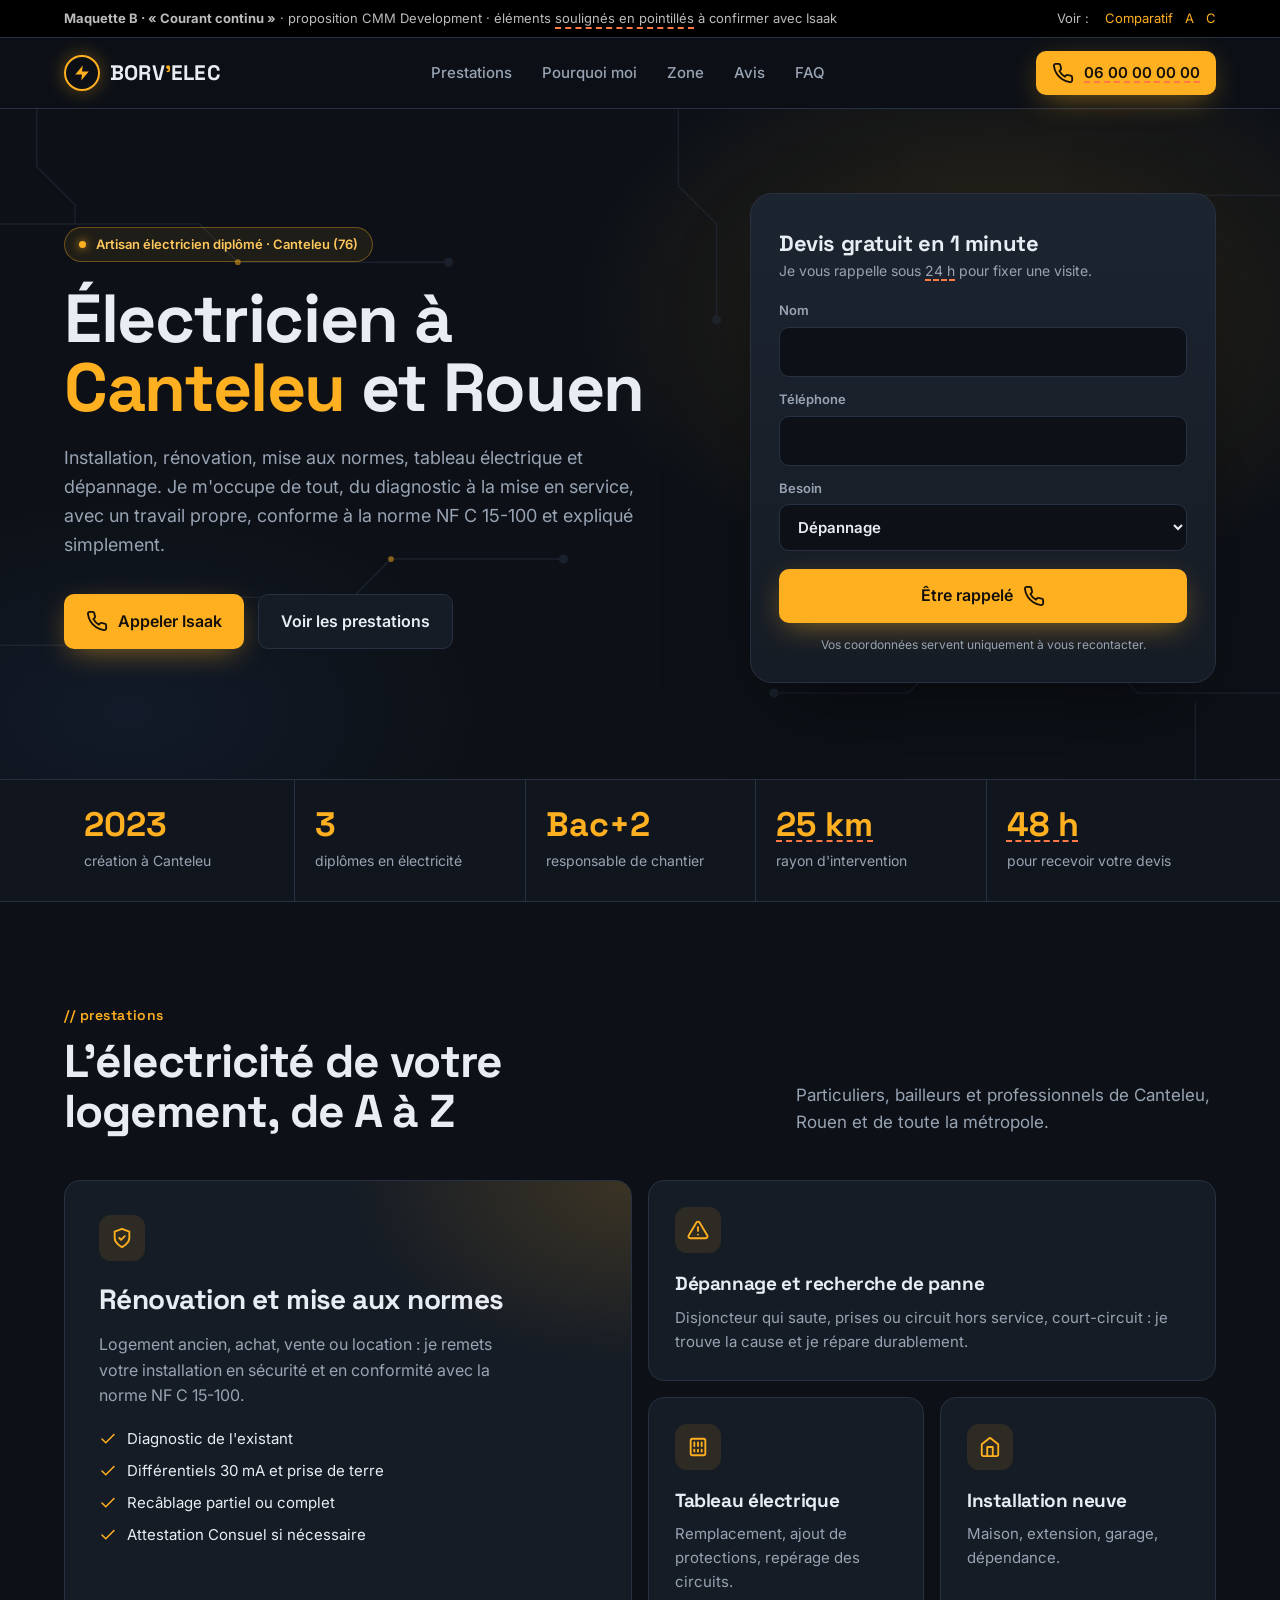
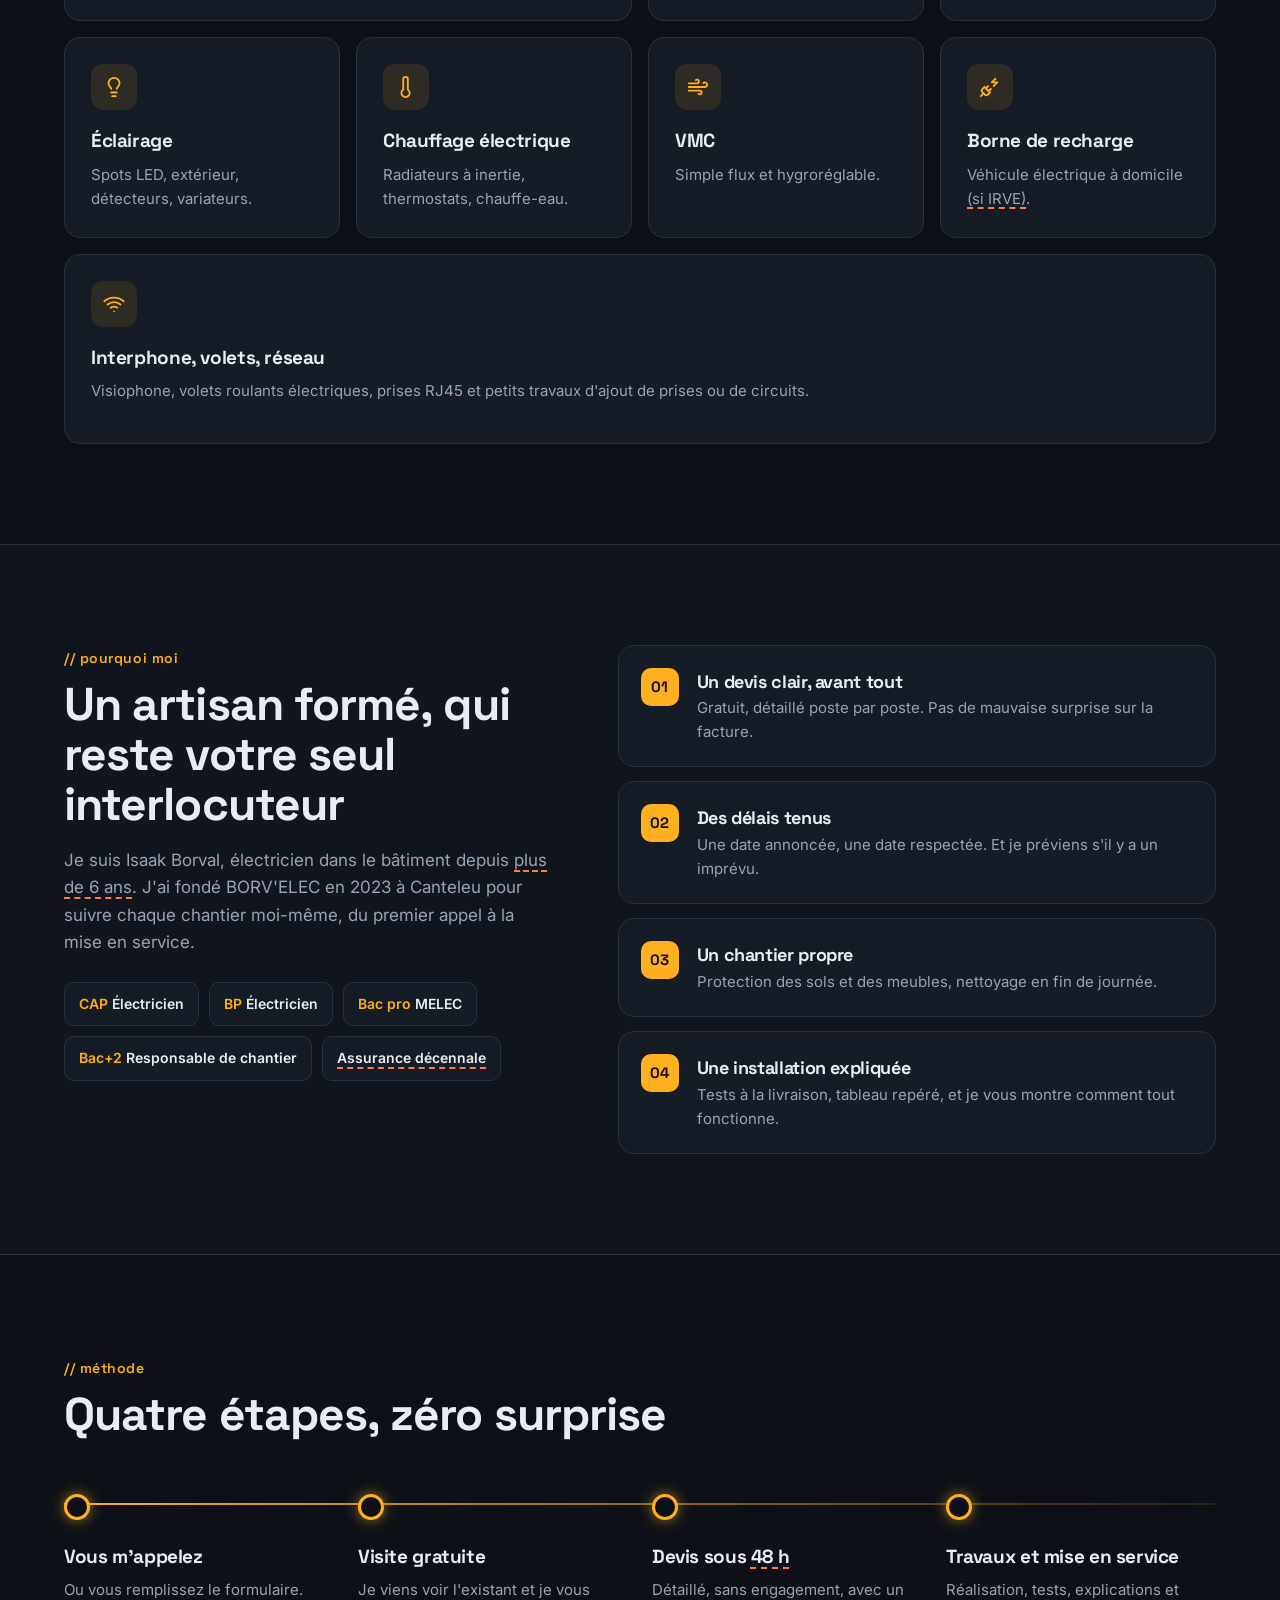
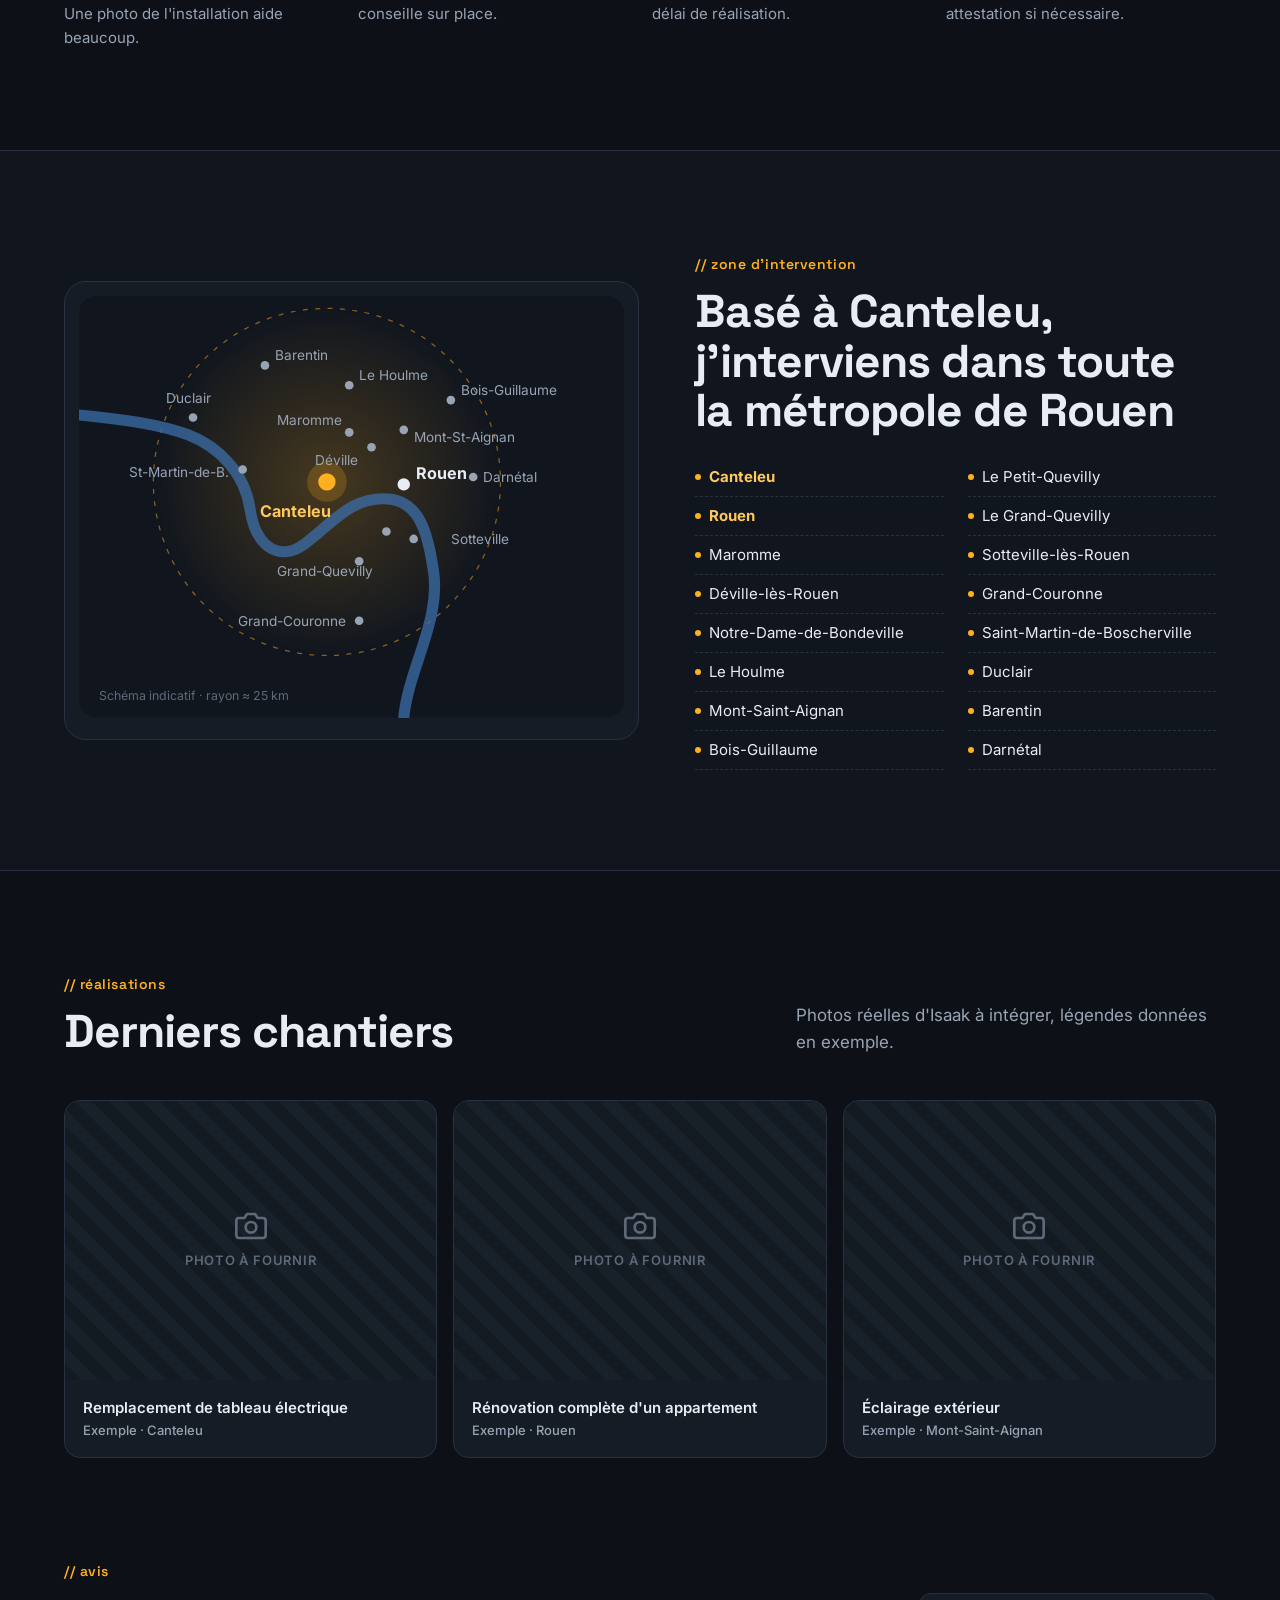
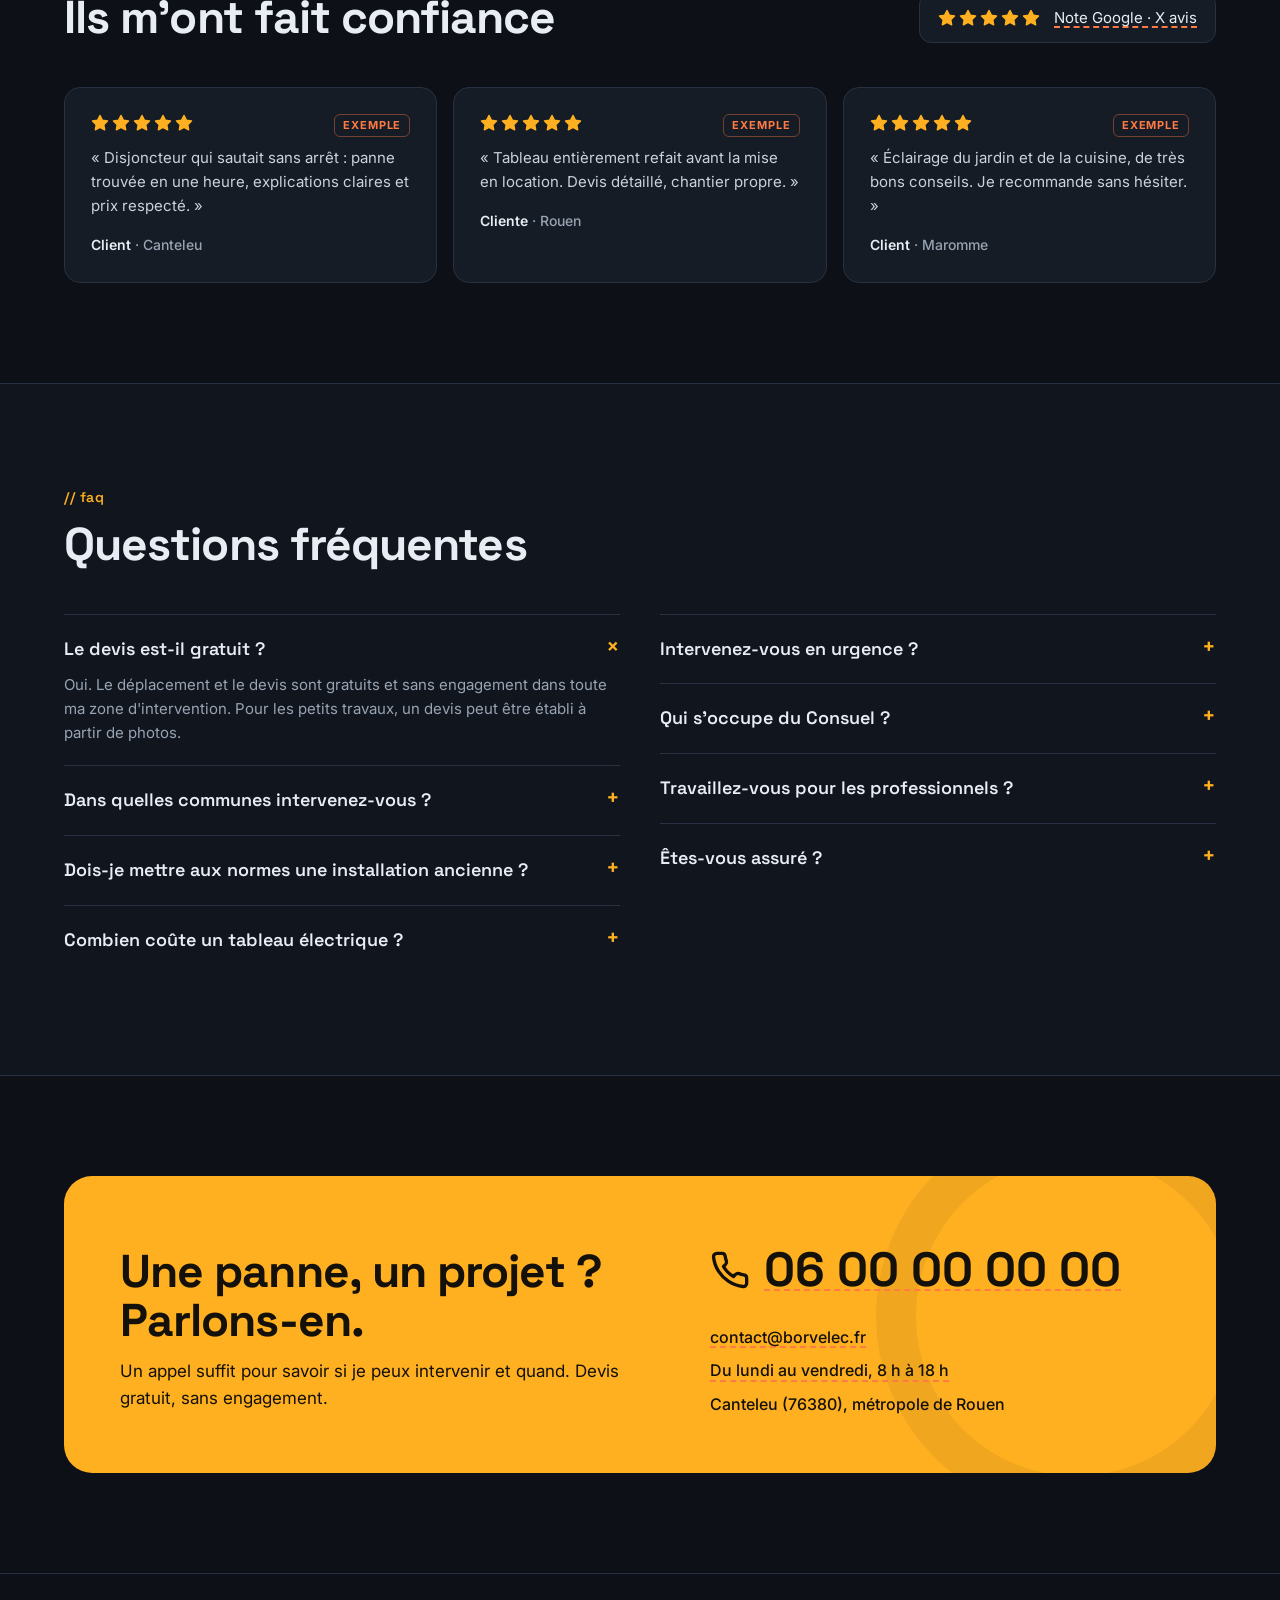
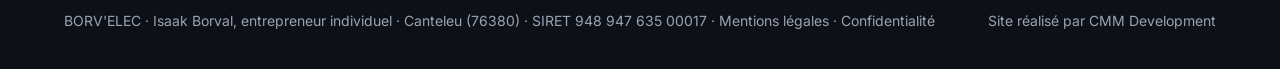
<file: public/apercu/borvelec/b-courant.html>
<!doctype html>
<html lang="fr">
<head>
<meta charset="utf-8">
<meta name="viewport" content="width=device-width, initial-scale=1">
<meta name="robots" content="noindex, nofollow">
<title>Électricien Canteleu &amp; Rouen | BORV'ELEC, artisan diplômé</title>
<meta name="description" content="Électricien à Canteleu (76) : installation, rénovation, mise aux normes, tableau électrique et dépannage à Rouen et alentours. Devis gratuit, artisan diplômé.">
<link rel="canonical" href="https://www.borvelec.fr/">
<meta property="og:type" content="website">
<meta property="og:title" content="BORV'ELEC, électricien à Canteleu et Rouen">
<meta property="og:description" content="Installation, rénovation, mise aux normes et dépannage électrique. Devis gratuit.">
<meta property="og:locale" content="fr_FR">
<meta name="theme-color" content="#0D1117">
<link rel="preconnect" href="https://fonts.googleapis.com">
<link rel="preconnect" href="https://fonts.gstatic.com" crossorigin>
<link href="https://fonts.googleapis.com/css2?family=Space+Grotesk:wght@500;600;700&family=Inter:wght@400;500;600;700&display=swap" rel="stylesheet">
<script type="application/ld+json">
{
  "@context": "https://schema.org",
  "@type": "Electrician",
  "@id": "https://www.borvelec.fr/#entreprise",
  "name": "BORV'ELEC",
  "description": "Artisan électricien à Canteleu (76) : installation, rénovation, mise aux normes, tableau électrique et dépannage sur la métropole de Rouen.",
  "url": "https://www.borvelec.fr/",
  "telephone": "+33600000000",
  "email": "contact@borvelec.fr",
  "founder": {"@type": "Person", "name": "Isaak Borval", "jobTitle": "Artisan électricien"},
  "foundingDate": "2023-02-20",
  "taxID": "94894763500017",
  "address": {"@type": "PostalAddress", "addressLocality": "Canteleu", "postalCode": "76380", "addressRegion": "Normandie", "addressCountry": "FR"},
  "geo": {"@type": "GeoCoordinates", "latitude": 49.44, "longitude": 1.03},
  "areaServed": ["Canteleu", "Rouen", "Maromme", "Déville-lès-Rouen", "Notre-Dame-de-Bondeville", "Le Houlme", "Mont-Saint-Aignan", "Bois-Guillaume", "Le Petit-Quevilly", "Le Grand-Quevilly", "Sotteville-lès-Rouen", "Petit-Couronne", "Grand-Couronne", "Saint-Martin-de-Boscherville", "Duclair", "Barentin"],
  "openingHoursSpecification": [{"@type": "OpeningHoursSpecification", "dayOfWeek": ["Monday", "Tuesday", "Wednesday", "Thursday", "Friday"], "opens": "08:00", "closes": "18:00"}],
  "hasCredential": [
    {"@type": "EducationalOccupationalCredential", "credentialCategory": "Diplôme", "name": "CAP Électricien"},
    {"@type": "EducationalOccupationalCredential", "credentialCategory": "Diplôme", "name": "BP Électricien"},
    {"@type": "EducationalOccupationalCredential", "credentialCategory": "Diplôme", "name": "Bac pro MELEC"}
  ],
  "knowsAbout": ["Installation électrique", "Mise aux normes NF C 15-100", "Tableau électrique", "Dépannage électrique", "Éclairage LED", "Chauffage électrique", "VMC"],
  "sameAs": ["https://www.allovoisins.com/p/isaakborval"]
}
</script>
<style>
:root{--bg:#0D1117;--bg2:#11161E;--surf:#161C25;--surf2:#1C2430;--line:#283141;--ink:#E8EDF4;--muted:#98A3B3;--amber:#FFB020;--amber2:#FFC85C;--radius:16px}
*{box-sizing:border-box;margin:0;padding:0}
html{scroll-behavior:smooth}
body{font-family:Inter,system-ui,sans-serif;background:var(--bg);color:var(--ink);line-height:1.6;-webkit-font-smoothing:antialiased}
a{color:inherit;text-decoration:none}
button{font:inherit}
h1,h2,h3,.disp{font-family:"Space Grotesk",Inter,sans-serif;letter-spacing:-.02em}
.wrap{max-width:1200px;margin:0 auto;padding:0 24px}
.ic{width:22px;height:22px;fill:none;stroke:currentColor;stroke-width:2;stroke-linecap:round;stroke-linejoin:round;flex:none}
.tbc{text-decoration:underline dashed #FF7A45 1.5px;text-underline-offset:4px;cursor:help}

.mock{background:#000;color:#bbb;font-size:13px;padding:8px 0;border-bottom:1px solid var(--line)}
.mock .wrap{display:flex;gap:16px;justify-content:space-between;flex-wrap:wrap}
.mock a{color:var(--amber);margin-left:12px}

header{position:sticky;top:0;z-index:20;background:rgba(13,17,23,.85);backdrop-filter:blur(12px);border-bottom:1px solid var(--line)}
.nav{display:flex;align-items:center;justify-content:space-between;height:70px}
.logo{display:flex;align-items:center;gap:10px;font-family:"Space Grotesk";font-weight:700;font-size:21px;letter-spacing:.01em}
.logo b{color:var(--amber)}
.logo-mark{width:36px;height:36px;border:2px solid var(--amber);border-radius:50%;display:grid;place-items:center;color:var(--amber);box-shadow:0 0 18px rgba(255,176,32,.35)}
.logo-mark .ic{width:18px;height:18px;fill:currentColor;stroke:none}
.menu{display:flex;gap:30px;font-size:15px;font-weight:500;color:var(--muted)}
.menu a:hover{color:var(--ink)}
.btn{display:inline-flex;align-items:center;gap:10px;font-weight:600;border-radius:10px;padding:14px 22px;transition:transform .15s,box-shadow .2s,background .2s;border:0;cursor:pointer}
.btn:hover{transform:translateY(-1px)}
.btn-a{background:var(--amber);color:#14100A;box-shadow:0 8px 30px -8px rgba(255,176,32,.55)}
.btn-a:hover{background:var(--amber2)}
.btn-g{border:1px solid var(--line);color:var(--ink);background:var(--surf)}
.nav .btn{padding:10px 16px;font-size:15px}

.hero{position:relative;padding:84px 0 96px;overflow:hidden;border-bottom:1px solid var(--line)}
.hero::before{content:"";position:absolute;inset:0;background:radial-gradient(600px 400px at 78% 30%,rgba(255,176,32,.14),transparent 70%),radial-gradient(500px 300px at 10% 90%,rgba(80,140,255,.08),transparent 70%)}
.circuit{position:absolute;inset:0;width:100%;height:100%;opacity:.5}
.hero-grid{position:relative;display:grid;grid-template-columns:1.15fr .85fr;gap:56px;align-items:center}
.pill{display:inline-flex;gap:10px;align-items:center;font-size:13px;font-weight:600;color:var(--amber2);border:1px solid rgba(255,176,32,.35);background:rgba(255,176,32,.08);padding:6px 14px;border-radius:999px}
.pill i{width:7px;height:7px;border-radius:50%;background:var(--amber);box-shadow:0 0 10px var(--amber)}
h1{font-size:clamp(38px,5.4vw,68px);line-height:1.02;font-weight:700;margin:22px 0}
h1 span{color:var(--amber)}
.lead{font-size:18px;color:var(--muted);max-width:580px}
.ctas{display:flex;gap:14px;flex-wrap:wrap;margin-top:34px}
.quick{background:linear-gradient(180deg,var(--surf2),var(--surf));border:1px solid var(--line);border-radius:22px;padding:28px;box-shadow:0 40px 80px -30px rgba(0,0,0,.6)}
.quick h2{font-size:22px;margin-bottom:4px}
.quick p{font-size:14px;color:var(--muted);margin-bottom:18px}
.quick label{display:block;font-size:13px;font-weight:600;color:var(--muted);margin-bottom:12px}
input,select,textarea{display:block;width:100%;margin-top:6px;font:inherit;font-size:15px;color:var(--ink);background:var(--bg);border:1px solid var(--line);border-radius:10px;padding:12px 14px}
input:focus,select:focus,textarea:focus{outline:none;border-color:var(--amber)}
.quick .btn{width:100%;justify-content:center;margin-top:6px}
.quick small{display:block;text-align:center;margin-top:12px;color:var(--muted);font-size:12px}

.figures{border-bottom:1px solid var(--line);background:var(--bg2)}
.figures .wrap{display:grid;grid-template-columns:repeat(5,1fr)}
.fig{padding:28px 20px;border-left:1px solid var(--line)}
.fig:first-child{border-left:0}
.fig b{display:block;font-family:"Space Grotesk";font-size:34px;line-height:1;color:var(--amber)}
.fig span{display:block;margin-top:8px;font-size:14px;color:var(--muted)}

section{padding:100px 0}
.head{display:flex;justify-content:space-between;align-items:end;gap:40px;margin-bottom:44px}
.head > div{max-width:640px}
.kick{font-family:"Space Grotesk";font-size:14px;font-weight:600;color:var(--amber);letter-spacing:.04em}
.kick::before{content:"// "}
h2{font-size:clamp(30px,3.6vw,46px);line-height:1.08;font-weight:700;margin-top:10px}
.head p{color:var(--muted);font-size:17px;max-width:420px}

.bento{display:grid;grid-template-columns:repeat(4,1fr);grid-auto-rows:minmax(190px,auto);gap:16px}
.tile{position:relative;background:var(--surf);border:1px solid var(--line);border-radius:var(--radius);padding:26px;overflow:hidden;transition:border-color .2s,transform .2s}
.tile:hover{border-color:rgba(255,176,32,.5);transform:translateY(-2px)}
.tile .ti{width:46px;height:46px;border-radius:12px;background:rgba(255,176,32,.1);color:var(--amber);display:grid;place-items:center;margin-bottom:16px}
.tile h3{font-size:19px;margin-bottom:6px}
.tile p{font-size:15px;color:var(--muted)}
.tile.big{grid-column:span 2;grid-row:span 2;padding:34px;background:radial-gradient(400px 260px at 100% 0%,rgba(255,176,32,.16),transparent 70%),var(--surf)}
.tile.big h3{font-size:28px;margin:4px 0 10px}
.tile.big p{font-size:16px;max-width:420px}
.tile.big ul{margin-top:18px;display:grid;gap:8px}
.tile.big li{list-style:none;display:flex;gap:10px;align-items:center;font-size:15px}
.tile.big li .ic{color:var(--amber);width:18px;height:18px}
.tile.wide{grid-column:span 2}
.tile.full{grid-column:1/-1}

.why{background:var(--bg2);border-top:1px solid var(--line);border-bottom:1px solid var(--line)}
.why-grid{display:grid;grid-template-columns:.9fr 1.1fr;gap:64px;align-items:start}
.why p.txt{color:var(--muted);font-size:17px;margin-top:18px}
.creds{display:flex;flex-wrap:wrap;gap:10px;margin-top:26px}
.cred{border:1px solid var(--line);background:var(--surf);border-radius:10px;padding:10px 14px;font-weight:600;font-size:14px}
.cred em{font-style:normal;color:var(--amber)}
.engage{display:grid;gap:14px}
.eng{display:grid;grid-template-columns:auto 1fr;gap:18px;background:var(--surf);border:1px solid var(--line);border-radius:var(--radius);padding:22px}
.eng .n{font-family:"Space Grotesk";font-weight:700;font-size:15px;color:#14100A;background:var(--amber);width:38px;height:38px;border-radius:10px;display:grid;place-items:center}
.eng h3{font-size:18px}
.eng p{color:var(--muted);font-size:15px}

.timeline{display:grid;grid-template-columns:repeat(4,1fr);gap:24px;position:relative}
.timeline::before{content:"";position:absolute;left:0;right:0;top:19px;height:2px;background:linear-gradient(90deg,var(--amber),rgba(255,176,32,.1))}
.tl{position:relative;padding-top:58px}
.tl::before{content:"";position:absolute;top:10px;left:0;width:20px;height:20px;border-radius:50%;background:var(--bg);border:3px solid var(--amber);box-shadow:0 0 14px rgba(255,176,32,.6)}
.tl h3{font-size:19px;margin-bottom:6px}
.tl p{color:var(--muted);font-size:15px}

.zone-grid{display:grid;grid-template-columns:1.05fr .95fr;gap:56px;align-items:center}
.map{background:var(--surf);border:1px solid var(--line);border-radius:22px;padding:14px}
.map text{font-family:Inter,sans-serif}
.zone-list{columns:2;column-gap:24px;margin-top:22px}
.zone-list li{list-style:none;break-inside:avoid;padding:7px 0;border-bottom:1px dashed var(--line);font-size:15px;display:flex;gap:8px;align-items:center}
.zone-list li::before{content:"";width:6px;height:6px;border-radius:50%;background:var(--amber);flex:none}
.zone-list li.m{font-weight:700;color:var(--amber2)}

.gal{display:grid;grid-template-columns:repeat(3,1fr);gap:16px}
.shot{border:1px solid var(--line);border-radius:var(--radius);overflow:hidden;background:var(--surf)}
.ph{aspect-ratio:4/3;display:grid;place-items:center;text-align:center;color:#5D6878;font-size:13px;font-weight:600;letter-spacing:.06em;text-transform:uppercase;background:repeating-linear-gradient(45deg,#141A22 0 12px,#18202A 12px 24px)}
.ph .ic{display:block;width:32px;height:32px;margin:0 auto 8px}
.shot figcaption{padding:16px 18px;font-weight:600;font-size:15px}
.shot figcaption span{display:block;color:var(--muted);font-weight:500;font-size:13px}

.revs{display:grid;grid-template-columns:repeat(3,1fr);gap:16px}
.rev{background:var(--surf);border:1px solid var(--line);border-radius:var(--radius);padding:26px}
.stars{display:flex;gap:3px;color:var(--amber)}
.stars .ic{width:18px;height:18px;fill:currentColor}
.rev p{margin:14px 0 16px;font-size:15px;color:#C9D2DE}
.rev .who{font-size:14px;font-weight:600}
.rev .who span{color:var(--muted);font-weight:500}
.tag{float:right;font-size:11px;font-weight:700;letter-spacing:.08em;text-transform:uppercase;color:#FF7A45;border:1px solid rgba(255,122,69,.4);padding:2px 8px;border-radius:6px}
.gbox{display:inline-flex;gap:14px;align-items:center;border:1px solid var(--line);background:var(--surf);border-radius:12px;padding:12px 18px;font-size:15px}

.faq{display:grid;grid-template-columns:1fr 1fr;gap:0 40px}
details{border-top:1px solid var(--line);padding:20px 0}
summary{cursor:pointer;list-style:none;font-family:"Space Grotesk";font-weight:600;font-size:18px;display:flex;justify-content:space-between;gap:14px}
summary::-webkit-details-marker{display:none}
summary::after{content:"+";color:var(--amber);font-size:22px;line-height:1}
details[open] summary::after{content:"×"}
details p{margin-top:10px;color:var(--muted);font-size:15px}

.final{padding:0 0 100px}
.final-box{position:relative;overflow:hidden;border-radius:28px;background:var(--amber);color:#14100A;padding:56px;display:grid;grid-template-columns:1.1fr .9fr;gap:40px;align-items:center}
.final-box::after{content:"";position:absolute;right:-60px;top:-60px;width:320px;height:320px;border-radius:50%;border:40px solid rgba(0,0,0,.06)}
.final-box h2{font-size:clamp(30px,3.6vw,46px)}
.final-box p{font-size:17px;margin-top:12px;max-width:520px}
.big-tel{font-family:"Space Grotesk";font-size:clamp(30px,4vw,48px);font-weight:700;display:flex;align-items:center;gap:14px;position:relative;z-index:1}
.big-tel .ic{width:40px;height:40px}
.final-info{position:relative;z-index:1;display:grid;gap:8px;margin-top:16px;font-weight:500}

footer{border-top:1px solid var(--line);padding:36px 0;color:var(--muted);font-size:14px}
.foot{display:flex;justify-content:space-between;gap:20px;flex-wrap:wrap}
footer a:hover{color:var(--ink)}
.callbar{display:none}

@media (max-width:1000px){
  .menu{display:none}
  .hero-grid,.why-grid,.zone-grid,.final-box{grid-template-columns:1fr}
  .figures .wrap{grid-template-columns:repeat(3,1fr)}
  .fig:nth-child(4){border-left:0}
  .bento{grid-template-columns:1fr 1fr}
  .timeline{grid-template-columns:1fr 1fr;row-gap:40px}
  .timeline::before{display:none}
  .gal,.revs{grid-template-columns:1fr 1fr}
  .head{flex-direction:column;align-items:start}
}
@media (max-width:620px){
  .wrap{padding:0 16px}
  section{padding:70px 0}
  .nav .btn{display:none}
  .hero{padding:48px 0 64px}
  .figures .wrap{grid-template-columns:1fr 1fr}
  .fig{border-left:0;border-top:1px solid var(--line)}
  .bento,.timeline,.gal,.revs,.faq{grid-template-columns:1fr}
  .tile.big,.tile.wide,.tile.full{grid-column:span 1;grid-row:span 1}
  .zone-list{columns:1}
  .final-box{padding:32px 24px}
  footer{padding-bottom:100px}
  .callbar{display:grid;grid-template-columns:1fr 1fr;gap:10px;position:fixed;left:0;right:0;bottom:0;z-index:30;padding:10px 12px;background:var(--bg);border-top:1px solid var(--line)}
  .callbar .btn{justify-content:center;padding:13px}
}
</style>
</head>
<body>

<svg width="0" height="0" style="position:absolute" aria-hidden="true">
  <symbol id="i-zap" viewBox="0 0 24 24"><polygon points="13 2 3 14 12 14 11 22 21 10 12 10 13 2"/></symbol>
  <symbol id="i-phone" viewBox="0 0 24 24"><path d="M22 16.92v3a2 2 0 0 1-2.18 2 19.79 19.79 0 0 1-8.63-3.07 19.5 19.5 0 0 1-6-6 19.79 19.79 0 0 1-3.07-8.67A2 2 0 0 1 4.11 2h3a2 2 0 0 1 2 1.72 12.84 12.84 0 0 0 .7 2.81 2 2 0 0 1-.45 2.11L8.09 9.91a16 16 0 0 0 6 6l1.27-1.27a2 2 0 0 1 2.11-.45 12.84 12.84 0 0 0 2.81.7A2 2 0 0 1 22 16.92z"/></symbol>
  <symbol id="i-check" viewBox="0 0 24 24"><polyline points="20 6 9 17 4 12"/></symbol>
  <symbol id="i-home" viewBox="0 0 24 24"><path d="M3 9l9-7 9 7v11a2 2 0 0 1-2 2H5a2 2 0 0 1-2-2z"/><polyline points="9 22 9 12 15 12 15 22"/></symbol>
  <symbol id="i-shield" viewBox="0 0 24 24"><path d="M12 22s8-4 8-10V5l-8-3-8 3v7c0 6 8 10 8 10z"/><polyline points="9 12 11 14 15 10"/></symbol>
  <symbol id="i-panel" viewBox="0 0 24 24"><rect x="4" y="3" width="16" height="18" rx="2"/><path d="M8 7v4M12 7v4M16 7v4M8 15v2M12 15v2M16 15v2"/></symbol>
  <symbol id="i-alert" viewBox="0 0 24 24"><path d="M10.29 3.86L1.82 18a2 2 0 0 0 1.71 3h16.94a2 2 0 0 0 1.71-3L13.71 3.86a2 2 0 0 0-3.42 0z"/><line x1="12" y1="9" x2="12" y2="13"/><line x1="12" y1="17" x2="12.01" y2="17"/></symbol>
  <symbol id="i-bulb" viewBox="0 0 24 24"><path d="M15 14c.2-1 .7-1.7 1.5-2.5 1-.9 1.5-2.2 1.5-3.5A6 6 0 0 0 6 8c0 1 .2 2.2 1.5 3.5.7.7 1.3 1.5 1.5 2.5"/><path d="M9 18h6"/><path d="M10 22h4"/></symbol>
  <symbol id="i-heat" viewBox="0 0 24 24"><path d="M14 14.76V3.5a2.5 2.5 0 0 0-5 0v11.26a4.5 4.5 0 1 0 5 0z"/></symbol>
  <symbol id="i-wind" viewBox="0 0 24 24"><path d="M9.59 4.59A2 2 0 1 1 11 8H2m10.59 11.41A2 2 0 1 0 14 16H2m15.73-8.27A2.5 2.5 0 1 1 19.5 12H2"/></symbol>
  <symbol id="i-plug" viewBox="0 0 24 24"><path d="M6.3 20.3a2.4 2.4 0 0 0 3.4 0L12 18l-6-6-2.3 2.3a2.4 2.4 0 0 0 0 3.4Z"/><path d="m2 22 3-3"/><path d="M7.5 13.5 10 11"/><path d="M10.5 16.5 13 14"/><path d="m18 3-4 4h6l-4 4"/></symbol>
  <symbol id="i-wifi" viewBox="0 0 24 24"><path d="M5 12.55a11 11 0 0 1 14.08 0"/><path d="M1.42 9a16 16 0 0 1 21.16 0"/><path d="M8.53 16.11a6 6 0 0 1 6.95 0"/><line x1="12" y1="20" x2="12.01" y2="20"/></symbol>
  <symbol id="i-star" viewBox="0 0 24 24"><polygon points="12 2 15.09 8.26 22 9.27 17 14.14 18.18 21.02 12 17.77 5.82 21.02 7 14.14 2 9.27 8.91 8.26 12 2"/></symbol>
  <symbol id="i-file" viewBox="0 0 24 24"><path d="M14 2H6a2 2 0 0 0-2 2v16a2 2 0 0 0 2 2h12a2 2 0 0 0 2-2V8z"/><polyline points="14 2 14 8 20 8"/><line x1="16" y1="13" x2="8" y2="13"/><line x1="16" y1="17" x2="8" y2="17"/></symbol>
  <symbol id="i-camera" viewBox="0 0 24 24"><path d="M23 19a2 2 0 0 1-2 2H3a2 2 0 0 1-2-2V8a2 2 0 0 1 2-2h4l2-3h6l2 3h4a2 2 0 0 1 2 2z"/><circle cx="12" cy="13" r="4"/></symbol>
</svg>

<div class="mock"><div class="wrap">
  <span><b>Maquette B · « Courant continu »</b> · proposition CMM Development · éléments <span class="tbc">soulignés en pointillés</span> à confirmer avec Isaak</span>
  <span>Voir : <a href="index.html">Comparatif</a><a href="a-confiance.html">A</a><a href="c-proximite.html">C</a></span>
</div></div>

<header>
  <div class="wrap nav">
    <a href="#" class="logo" aria-label="BORV'ELEC, accueil"><span class="logo-mark"><svg class="ic"><use href="#i-zap"/></svg></span><span>BORV<b>'</b>ELEC</span></a>
    <nav class="menu" aria-label="Navigation principale">
      <a href="#prestations">Prestations</a><a href="#pourquoi">Pourquoi moi</a><a href="#zone">Zone</a><a href="#avis">Avis</a><a href="#faq">FAQ</a>
    </nav>
    <a class="btn btn-a" href="tel:+33600000000"><svg class="ic"><use href="#i-phone"/></svg><span class="tbc">06 00 00 00 00</span></a>
  </div>
</header>

<main>
<section class="hero" aria-labelledby="titre">
  <svg class="circuit" viewBox="0 0 1440 700" preserveAspectRatio="xMidYMid slice" aria-hidden="true" fill="none" stroke="#283141" stroke-width="1.5">
    <path d="M0 120 H260 L300 160 H520"/><path d="M0 560 H180 L230 510 H420 L460 470 H640"/><path d="M1440 90 H1180 L1140 130 H980"/><path d="M1440 610 H1240 L1200 570 H1040 L1000 610 H860"/>
    <path d="M760 0 V80 L800 120 V220"/><path d="M1300 700 V620"/><path d="M90 0 V60 L130 100 V120"/>
    <g fill="#283141"><circle cx="520" cy="160" r="4"/><circle cx="640" cy="470" r="4"/><circle cx="980" cy="130" r="4"/><circle cx="860" cy="610" r="4"/><circle cx="800" cy="220" r="4"/></g>
    <g fill="#FFB020" stroke="none"><circle cx="300" cy="160" r="3"/><circle cx="1140" cy="130" r="3"/><circle cx="460" cy="470" r="3"/></g>
  </svg>
  <div class="wrap hero-grid">
    <div>
      <span class="pill"><i></i>Artisan électricien diplômé · Canteleu (76)</span>
      <h1 id="titre">Électricien à <span>Canteleu</span> et Rouen</h1>
      <p class="lead">Installation, rénovation, mise aux normes, tableau électrique et dépannage. Je m'occupe de tout, du diagnostic à la mise en service, avec un travail propre, conforme à la norme NF C 15-100 et expliqué simplement.</p>
      <div class="ctas">
        <a class="btn btn-a" href="tel:+33600000000"><svg class="ic"><use href="#i-phone"/></svg>Appeler Isaak</a>
        <a class="btn btn-g" href="#prestations">Voir les prestations</a>
      </div>
    </div>
    <form class="quick" onsubmit="event.preventDefault();alert('Maquette : le formulaire sera relié à une adresse e-mail.')">
      <h2>Devis gratuit en 1 minute</h2>
      <p>Je vous rappelle sous <span class="tbc">24 h</span> pour fixer une visite.</p>
      <label>Nom<input name="nom" autocomplete="name" required></label>
      <label>Téléphone<input name="tel" type="tel" autocomplete="tel" required></label>
      <label>Besoin<select name="type"><option>Dépannage</option><option>Tableau électrique</option><option>Rénovation / mise aux normes</option><option>Installation neuve</option><option>Éclairage</option><option>Autre</option></select></label>
      <button class="btn btn-a" type="submit">Être rappelé<svg class="ic"><use href="#i-phone"/></svg></button>
      <small>Vos coordonnées servent uniquement à vous recontacter.</small>
    </form>
  </div>
</section>

<div class="figures"><div class="wrap">
  <div class="fig"><b>2023</b><span>création à Canteleu</span></div>
  <div class="fig"><b>3</b><span>diplômes en électricité</span></div>
  <div class="fig"><b>Bac+2</b><span>responsable de chantier</span></div>
  <div class="fig"><b class="tbc">25 km</b><span>rayon d'intervention</span></div>
  <div class="fig"><b class="tbc">48 h</b><span>pour recevoir votre devis</span></div>
</div></div>

<section id="prestations" aria-labelledby="t-presta">
  <div class="wrap">
    <div class="head">
      <div><span class="kick">prestations</span><h2 id="t-presta">L'électricité de votre logement, de A à Z</h2></div>
      <p>Particuliers, bailleurs et professionnels de Canteleu, Rouen et de toute la métropole.</p>
    </div>
    <div class="bento">
      <article class="tile big"><div class="ti"><svg class="ic"><use href="#i-shield"/></svg></div><h3>Rénovation et mise aux normes</h3><p>Logement ancien, achat, vente ou location : je remets votre installation en sécurité et en conformité avec la norme NF C 15-100.</p><ul><li><svg class="ic"><use href="#i-check"/></svg>Diagnostic de l'existant</li><li><svg class="ic"><use href="#i-check"/></svg>Différentiels 30 mA et prise de terre</li><li><svg class="ic"><use href="#i-check"/></svg>Recâblage partiel ou complet</li><li><svg class="ic"><use href="#i-check"/></svg>Attestation Consuel si nécessaire</li></ul></article>
      <article class="tile wide"><div class="ti"><svg class="ic"><use href="#i-alert"/></svg></div><h3>Dépannage et recherche de panne</h3><p>Disjoncteur qui saute, prises ou circuit hors service, court-circuit : je trouve la cause et je répare durablement.</p></article>
      <article class="tile"><div class="ti"><svg class="ic"><use href="#i-panel"/></svg></div><h3>Tableau électrique</h3><p>Remplacement, ajout de protections, repérage des circuits.</p></article>
      <article class="tile"><div class="ti"><svg class="ic"><use href="#i-home"/></svg></div><h3>Installation neuve</h3><p>Maison, extension, garage, dépendance.</p></article>
      <article class="tile"><div class="ti"><svg class="ic"><use href="#i-bulb"/></svg></div><h3>Éclairage</h3><p>Spots LED, extérieur, détecteurs, variateurs.</p></article>
      <article class="tile"><div class="ti"><svg class="ic"><use href="#i-heat"/></svg></div><h3>Chauffage électrique</h3><p>Radiateurs à inertie, thermostats, chauffe-eau.</p></article>
      <article class="tile"><div class="ti"><svg class="ic"><use href="#i-wind"/></svg></div><h3>VMC</h3><p>Simple flux et hygroréglable.</p></article>
      <article class="tile"><div class="ti"><svg class="ic"><use href="#i-plug"/></svg></div><h3>Borne de recharge</h3><p>Véhicule électrique à domicile <span class="tbc">(si IRVE)</span>.</p></article>
      <article class="tile full"><div class="ti"><svg class="ic"><use href="#i-wifi"/></svg></div><h3>Interphone, volets, réseau</h3><p>Visiophone, volets roulants électriques, prises RJ45 et petits travaux d'ajout de prises ou de circuits.</p></article>
    </div>
  </div>
</section>

<section id="pourquoi" class="why" aria-labelledby="t-why">
  <div class="wrap why-grid">
    <div>
      <span class="kick">pourquoi moi</span>
      <h2 id="t-why">Un artisan formé, qui reste votre seul interlocuteur</h2>
      <p class="txt">Je suis Isaak Borval, électricien dans le bâtiment depuis <span class="tbc">plus de 6 ans</span>. J'ai fondé BORV'ELEC en 2023 à Canteleu pour suivre chaque chantier moi-même, du premier appel à la mise en service.</p>
      <div class="creds">
        <span class="cred"><em>CAP</em> Électricien</span><span class="cred"><em>BP</em> Électricien</span><span class="cred"><em>Bac pro</em> MELEC</span><span class="cred"><em>Bac+2</em> Responsable de chantier</span><span class="cred tbc">Assurance décennale</span>
      </div>
    </div>
    <div class="engage">
      <div class="eng"><span class="n">01</span><div><h3>Un devis clair, avant tout</h3><p>Gratuit, détaillé poste par poste. Pas de mauvaise surprise sur la facture.</p></div></div>
      <div class="eng"><span class="n">02</span><div><h3>Des délais tenus</h3><p>Une date annoncée, une date respectée. Et je préviens s'il y a un imprévu.</p></div></div>
      <div class="eng"><span class="n">03</span><div><h3>Un chantier propre</h3><p>Protection des sols et des meubles, nettoyage en fin de journée.</p></div></div>
      <div class="eng"><span class="n">04</span><div><h3>Une installation expliquée</h3><p>Tests à la livraison, tableau repéré, et je vous montre comment tout fonctionne.</p></div></div>
    </div>
  </div>
</section>

<section aria-labelledby="t-steps">
  <div class="wrap">
    <div class="head"><div><span class="kick">méthode</span><h2 id="t-steps">Quatre étapes, zéro surprise</h2></div></div>
    <div class="timeline">
      <div class="tl"><h3>Vous m'appelez</h3><p>Ou vous remplissez le formulaire. Une photo de l'installation aide beaucoup.</p></div>
      <div class="tl"><h3>Visite gratuite</h3><p>Je viens voir l'existant et je vous conseille sur place.</p></div>
      <div class="tl"><h3>Devis sous <span class="tbc">48 h</span></h3><p>Détaillé, sans engagement, avec un délai de réalisation.</p></div>
      <div class="tl"><h3>Travaux et mise en service</h3><p>Réalisation, tests, explications et attestation si nécessaire.</p></div>
    </div>
  </div>
</section>

<section id="zone" class="why" aria-labelledby="t-zone">
  <div class="wrap zone-grid">
    <div class="map" aria-hidden="true">
      <svg viewBox="0 0 440 340" width="100%">
        <defs><radialGradient id="g" cx="50%" cy="50%" r="50%"><stop offset="0" stop-color="#FFB020" stop-opacity=".22"/><stop offset="1" stop-color="#FFB020" stop-opacity="0"/></radialGradient></defs>
        <rect width="440" height="340" rx="14" fill="#11161E"/>
        <circle cx="200" cy="150" r="140" fill="url(#g)"/>
        <circle cx="200" cy="150" r="140" fill="none" stroke="#FFB020" stroke-opacity=".5" stroke-dasharray="4 6"/>
        <path d="M262 340 C266 300 292 262 286 222 C281 188 274 168 252 164 C220 160 204 184 182 200 C160 216 142 200 138 172 C134 144 114 122 88 112 C66 104 40 100 0 96" fill="none" stroke="#3B6EA8" stroke-width="9" stroke-linecap="round" stroke-opacity=".75"/>
        <g font-size="11" fill="#98A3B3">
          <circle cx="262" cy="152" r="5" fill="#E8EDF4"/><text x="272" y="148" fill="#E8EDF4" font-weight="700" font-size="13">Rouen</text>
          <circle cx="218" cy="110" r="3.5" fill="#98A3B3"/><text x="160" y="104">Maromme</text>
          <circle cx="236" cy="122" r="3.5" fill="#98A3B3"/><text x="190" y="136">Déville</text>
          <circle cx="262" cy="108" r="3.5" fill="#98A3B3"/><text x="270" y="118">Mont-St-Aignan</text>
          <circle cx="300" cy="84" r="3.5" fill="#98A3B3"/><text x="308" y="80">Bois-Guillaume</text>
          <circle cx="318" cy="146" r="3.5" fill="#98A3B3"/><text x="326" y="150">Darnétal</text>
          <circle cx="248" cy="190" r="3.5" fill="#98A3B3"/><text x="160" y="226">Grand-Quevilly</text><circle cx="226" cy="214" r="3.5" fill="#98A3B3"/>
          <circle cx="270" cy="196" r="3.5" fill="#98A3B3"/><text x="300" y="200">Sotteville</text>
          <circle cx="226" cy="262" r="3.5" fill="#98A3B3"/><text x="128" y="266">Grand-Couronne</text>
          <circle cx="132" cy="140" r="3.5" fill="#98A3B3"/><text x="40" y="146">St-Martin-de-B.</text>
          <circle cx="92" cy="98" r="3.5" fill="#98A3B3"/><text x="70" y="86">Duclair</text>
          <circle cx="150" cy="56" r="3.5" fill="#98A3B3"/><text x="158" y="52">Barentin</text>
          <circle cx="218" cy="72" r="3.5" fill="#98A3B3"/><text x="226" y="68">Le Houlme</text>
        </g>
        <circle cx="200" cy="150" r="16" fill="#FFB020" fill-opacity=".2"/><circle cx="200" cy="150" r="7" fill="#FFB020"/>
        <text x="146" y="178" font-size="13" font-weight="700" fill="#FFC85C">Canteleu</text>
        <text x="16" y="326" font-size="10" fill="#5D6878">Schéma indicatif · rayon ≈ 25 km</text>
      </svg>
    </div>
    <div>
      <span class="kick">zone d'intervention</span>
      <h2 id="t-zone">Basé à Canteleu, j'interviens dans toute la métropole de Rouen</h2>
      <ul class="zone-list">
        <li class="m">Canteleu</li><li class="m">Rouen</li><li>Maromme</li><li>Déville-lès-Rouen</li><li>Notre-Dame-de-Bondeville</li><li>Le Houlme</li><li>Mont-Saint-Aignan</li><li>Bois-Guillaume</li><li>Le Petit-Quevilly</li><li>Le Grand-Quevilly</li><li>Sotteville-lès-Rouen</li><li>Grand-Couronne</li><li>Saint-Martin-de-Boscherville</li><li>Duclair</li><li>Barentin</li><li>Darnétal</li>
      </ul>
    </div>
  </div>
</section>

<section aria-labelledby="t-real">
  <div class="wrap">
    <div class="head"><div><span class="kick">réalisations</span><h2 id="t-real">Derniers chantiers</h2></div><p>Photos réelles d'Isaak à intégrer, légendes données en exemple.</p></div>
    <div class="gal">
      <figure class="shot"><div class="ph"><div><svg class="ic"><use href="#i-camera"/></svg>Photo à fournir</div></div><figcaption>Remplacement de tableau électrique<span>Exemple · Canteleu</span></figcaption></figure>
      <figure class="shot"><div class="ph"><div><svg class="ic"><use href="#i-camera"/></svg>Photo à fournir</div></div><figcaption>Rénovation complète d'un appartement<span>Exemple · Rouen</span></figcaption></figure>
      <figure class="shot"><div class="ph"><div><svg class="ic"><use href="#i-camera"/></svg>Photo à fournir</div></div><figcaption>Éclairage extérieur<span>Exemple · Mont-Saint-Aignan</span></figcaption></figure>
    </div>
  </div>
</section>

<section id="avis" style="padding-top:0" aria-labelledby="t-avis">
  <div class="wrap">
    <div class="head"><div><span class="kick">avis</span><h2 id="t-avis">Ils m'ont fait confiance</h2></div><div class="gbox"><span class="stars"><svg class="ic"><use href="#i-star"/></svg><svg class="ic"><use href="#i-star"/></svg><svg class="ic"><use href="#i-star"/></svg><svg class="ic"><use href="#i-star"/></svg><svg class="ic"><use href="#i-star"/></svg></span><span class="tbc">Note Google · X avis</span></div></div>
    <div class="revs">
      <article class="rev"><span class="tag">Exemple</span><div class="stars"><svg class="ic"><use href="#i-star"/></svg><svg class="ic"><use href="#i-star"/></svg><svg class="ic"><use href="#i-star"/></svg><svg class="ic"><use href="#i-star"/></svg><svg class="ic"><use href="#i-star"/></svg></div><p>« Disjoncteur qui sautait sans arrêt : panne trouvée en une heure, explications claires et prix respecté. »</p><div class="who">Client <span>· Canteleu</span></div></article>
      <article class="rev"><span class="tag">Exemple</span><div class="stars"><svg class="ic"><use href="#i-star"/></svg><svg class="ic"><use href="#i-star"/></svg><svg class="ic"><use href="#i-star"/></svg><svg class="ic"><use href="#i-star"/></svg><svg class="ic"><use href="#i-star"/></svg></div><p>« Tableau entièrement refait avant la mise en location. Devis détaillé, chantier propre. »</p><div class="who">Cliente <span>· Rouen</span></div></article>
      <article class="rev"><span class="tag">Exemple</span><div class="stars"><svg class="ic"><use href="#i-star"/></svg><svg class="ic"><use href="#i-star"/></svg><svg class="ic"><use href="#i-star"/></svg><svg class="ic"><use href="#i-star"/></svg><svg class="ic"><use href="#i-star"/></svg></div><p>« Éclairage du jardin et de la cuisine, de très bons conseils. Je recommande sans hésiter. »</p><div class="who">Client <span>· Maromme</span></div></article>
    </div>
  </div>
</section>

<section id="faq" class="why" aria-labelledby="t-faq">
  <div class="wrap">
    <div class="head"><div><span class="kick">faq</span><h2 id="t-faq">Questions fréquentes</h2></div></div>
    <div class="faq">
      <div>
        <details open><summary>Le devis est-il gratuit ?</summary><p>Oui. Le déplacement et le devis sont gratuits et sans engagement dans toute ma zone d'intervention. Pour les petits travaux, un devis peut être établi à partir de photos.</p></details>
        <details><summary>Dans quelles communes intervenez-vous ?</summary><p>Canteleu, Rouen et toute la métropole : Maromme, Déville-lès-Rouen, Mont-Saint-Aignan, Bois-Guillaume, Le Grand-Quevilly, Sotteville-lès-Rouen, Grand-Couronne, ainsi que Duclair, Barentin et la boucle de Seine.</p></details>
        <details><summary>Dois-je mettre aux normes une installation ancienne ?</summary><p>Il n'y a pas d'obligation générale pour un logement que vous occupez. Un diagnostic électrique est en revanche obligatoire pour vendre ou louer si l'installation a plus de 15 ans. Une remise en sécurité reste vivement conseillée.</p></details>
        <details><summary>Combien coûte un tableau électrique ?</summary><p>Tout dépend du nombre de circuits et de l'état du câblage. Devis gratuit et détaillé après visite. <span class="tbc">Fourchette indicative à définir avec Isaak.</span></p></details>
      </div>
      <div>
        <details><summary>Intervenez-vous en urgence ?</summary><p><span class="tbc">Selon mes disponibilités, j'interviens rapidement pour une panne qui prive un logement d'électricité. Appelez directement.</span></p></details>
        <details><summary>Qui s'occupe du Consuel ?</summary><p>Pour une installation neuve ou une rénovation complète, l'attestation de conformité visée par le Consuel est nécessaire à la mise en service. Je prépare le dossier pour vous.</p></details>
        <details><summary>Travaillez-vous pour les professionnels ?</summary><p>Oui : commerces, bureaux, propriétaires bailleurs et agences immobilières.</p></details>
        <details><summary>Êtes-vous assuré ?</summary><p><span class="tbc">Oui, BORV'ELEC est couvert par une assurance responsabilité civile décennale, mentionnée sur chaque devis.</span></p></details>
      </div>
    </div>
  </div>
</section>

<section class="final" style="padding-top:100px" aria-labelledby="t-final">
  <div class="wrap">
    <div class="final-box">
      <div>
        <h2 id="t-final">Une panne, un projet ? Parlons-en.</h2>
        <p>Un appel suffit pour savoir si je peux intervenir et quand. Devis gratuit, sans engagement.</p>
      </div>
      <div>
        <a class="big-tel" href="tel:+33600000000"><svg class="ic"><use href="#i-phone"/></svg><span class="tbc">06 00 00 00 00</span></a>
        <div class="final-info"><span class="tbc">contact@borvelec.fr</span><span class="tbc">Du lundi au vendredi, 8 h à 18 h</span><span>Canteleu (76380), métropole de Rouen</span></div>
      </div>
    </div>
  </div>
</section>
</main>

<footer>
  <div class="wrap foot">
    <div>BORV'ELEC · Isaak Borval, entrepreneur individuel · Canteleu (76380) · SIRET 948 947 635 00017 · <a href="#">Mentions légales</a> · <a href="#">Confidentialité</a></div>
    <div>Site réalisé par <a href="https://cmm-development.fr">CMM Development</a></div>
  </div>
</footer>

<div class="callbar">
  <a class="btn btn-g" href="#titre"><svg class="ic"><use href="#i-file"/></svg>Devis</a>
  <a class="btn btn-a" href="tel:+33600000000"><svg class="ic"><use href="#i-phone"/></svg>Appeler</a>
</div>
</body>
</html>
</file>
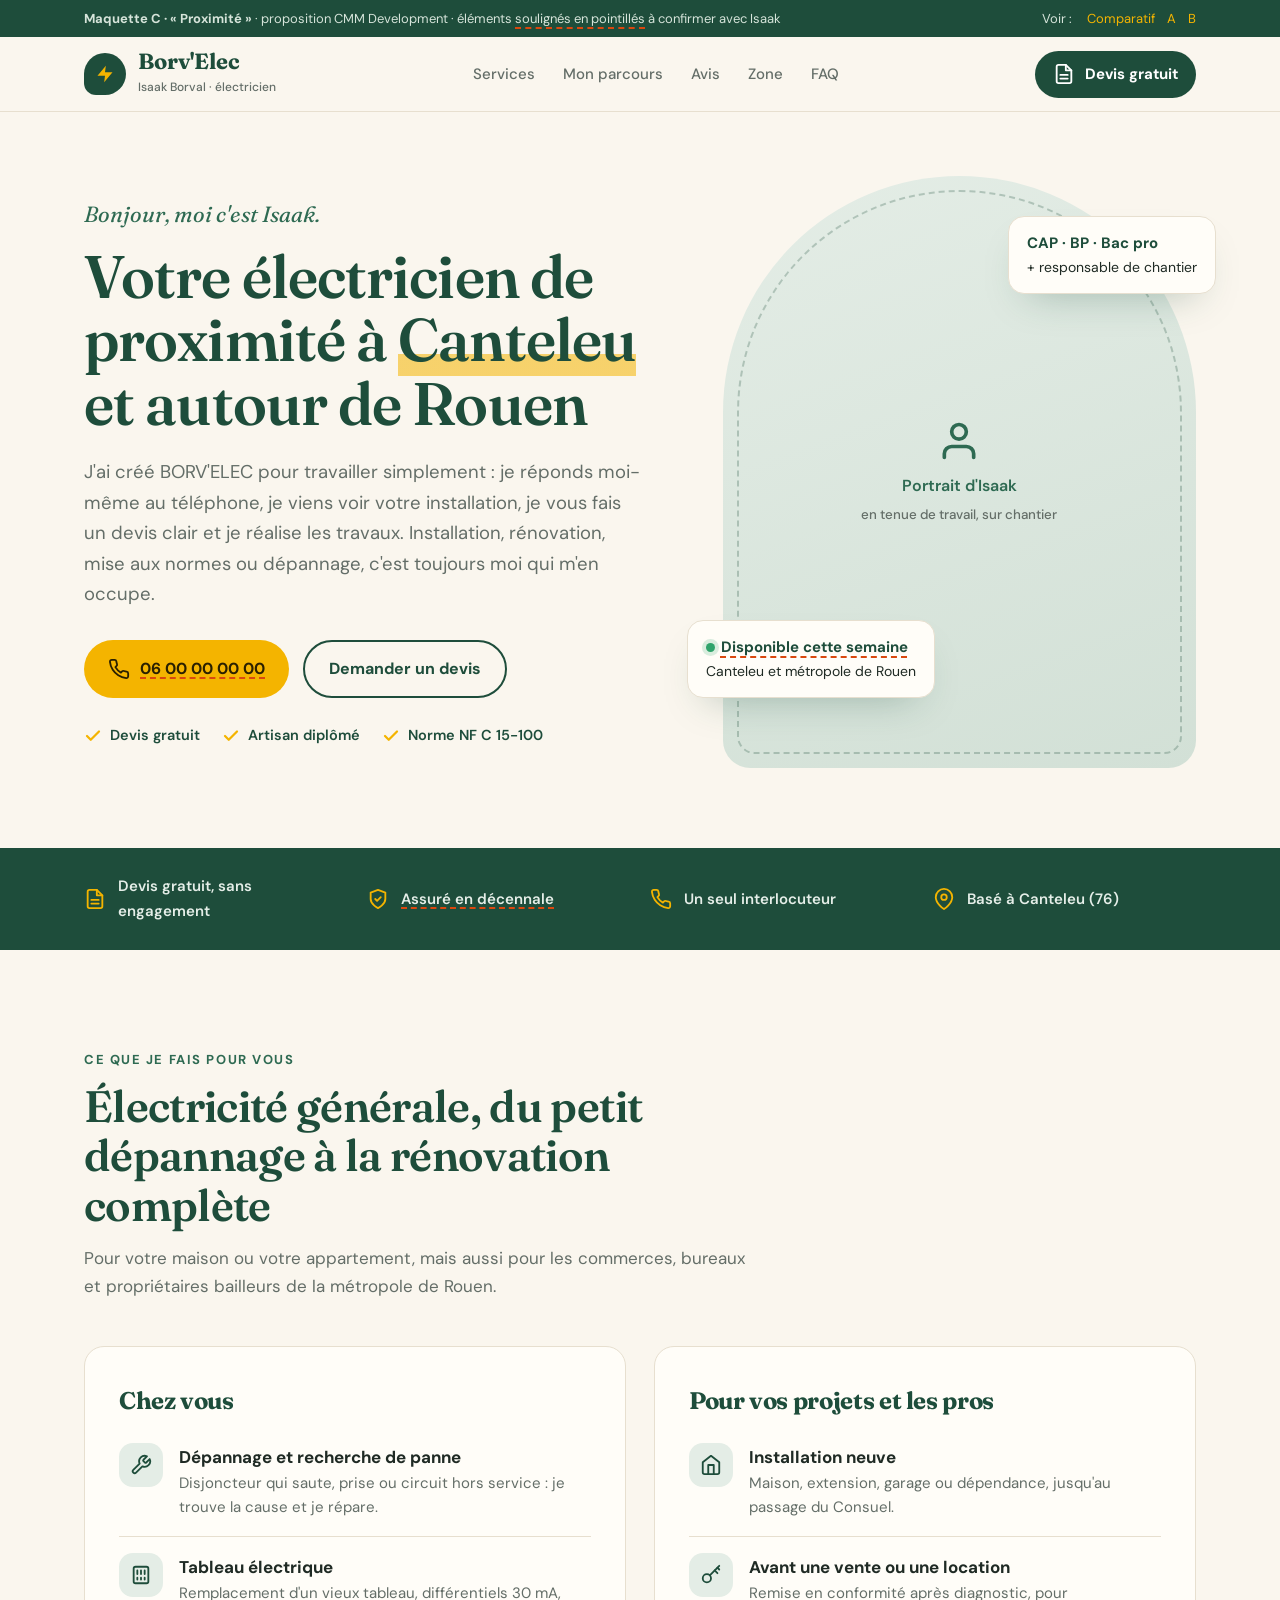
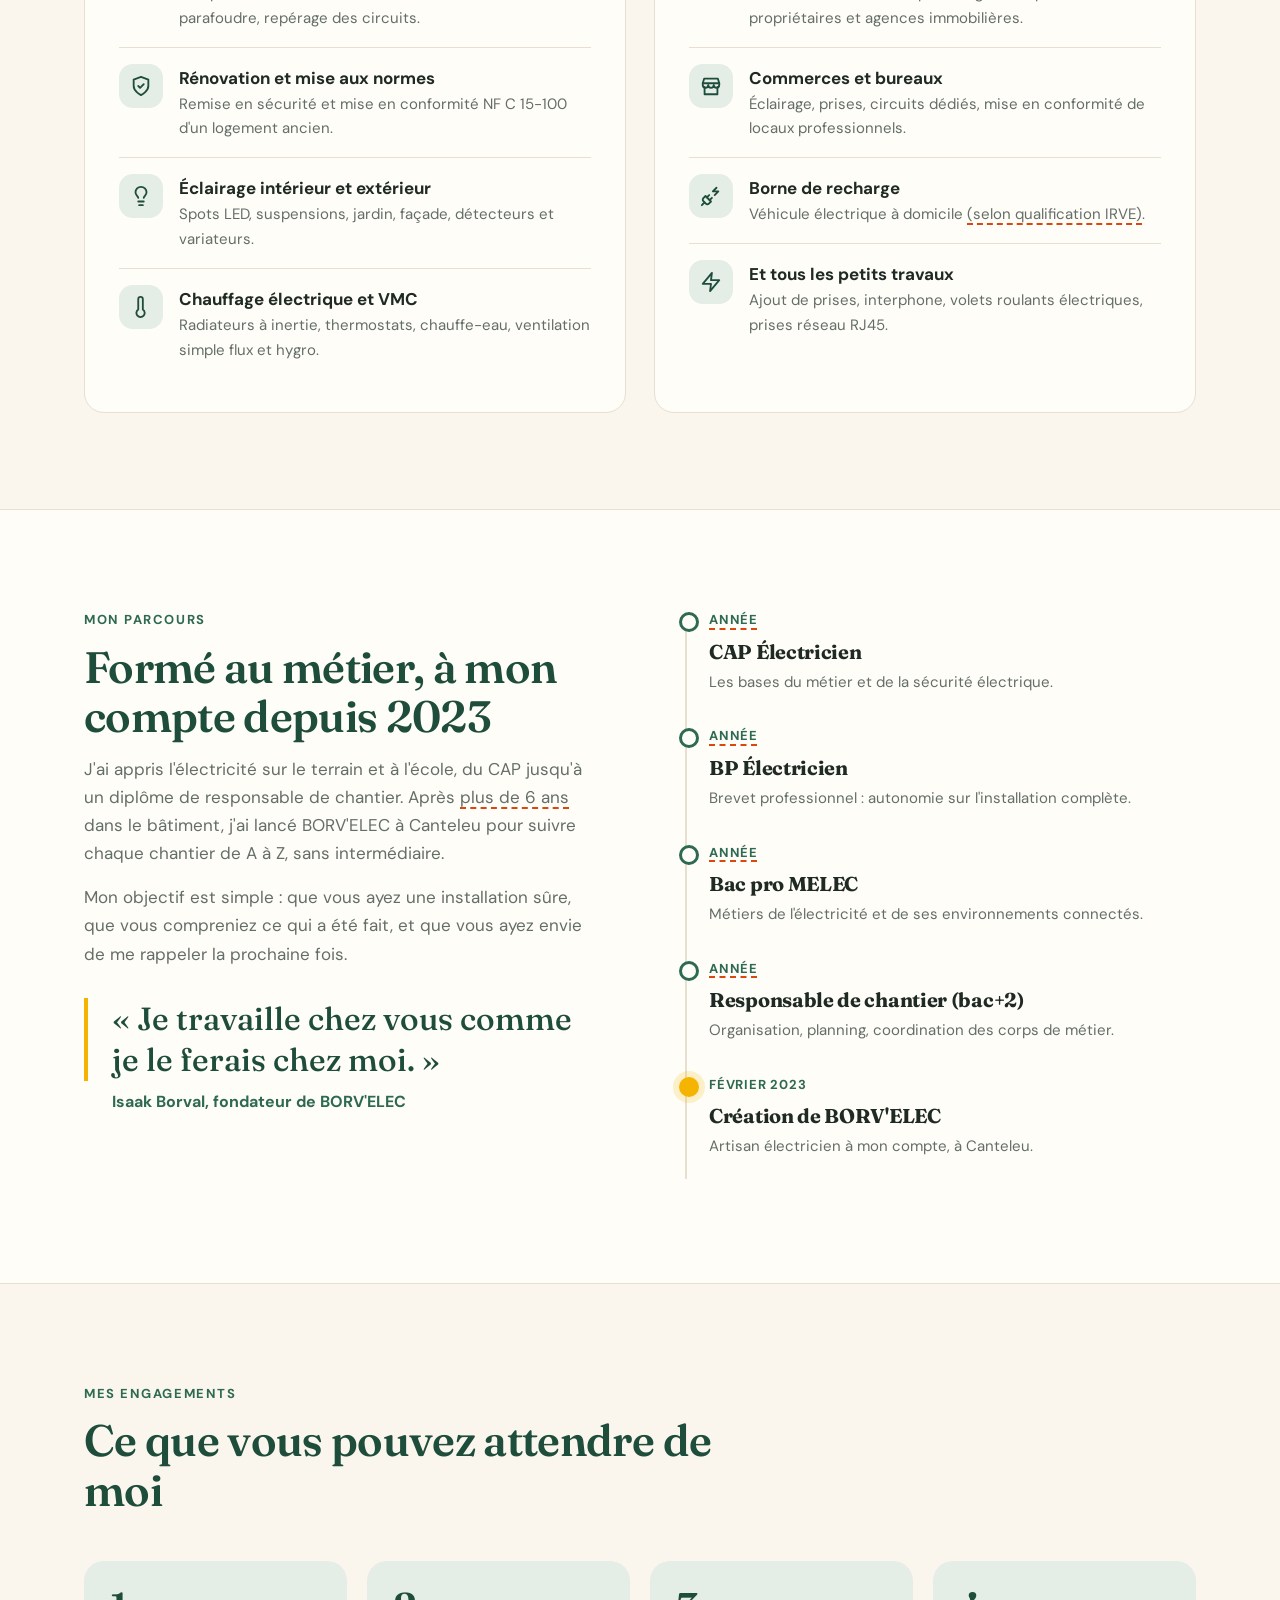
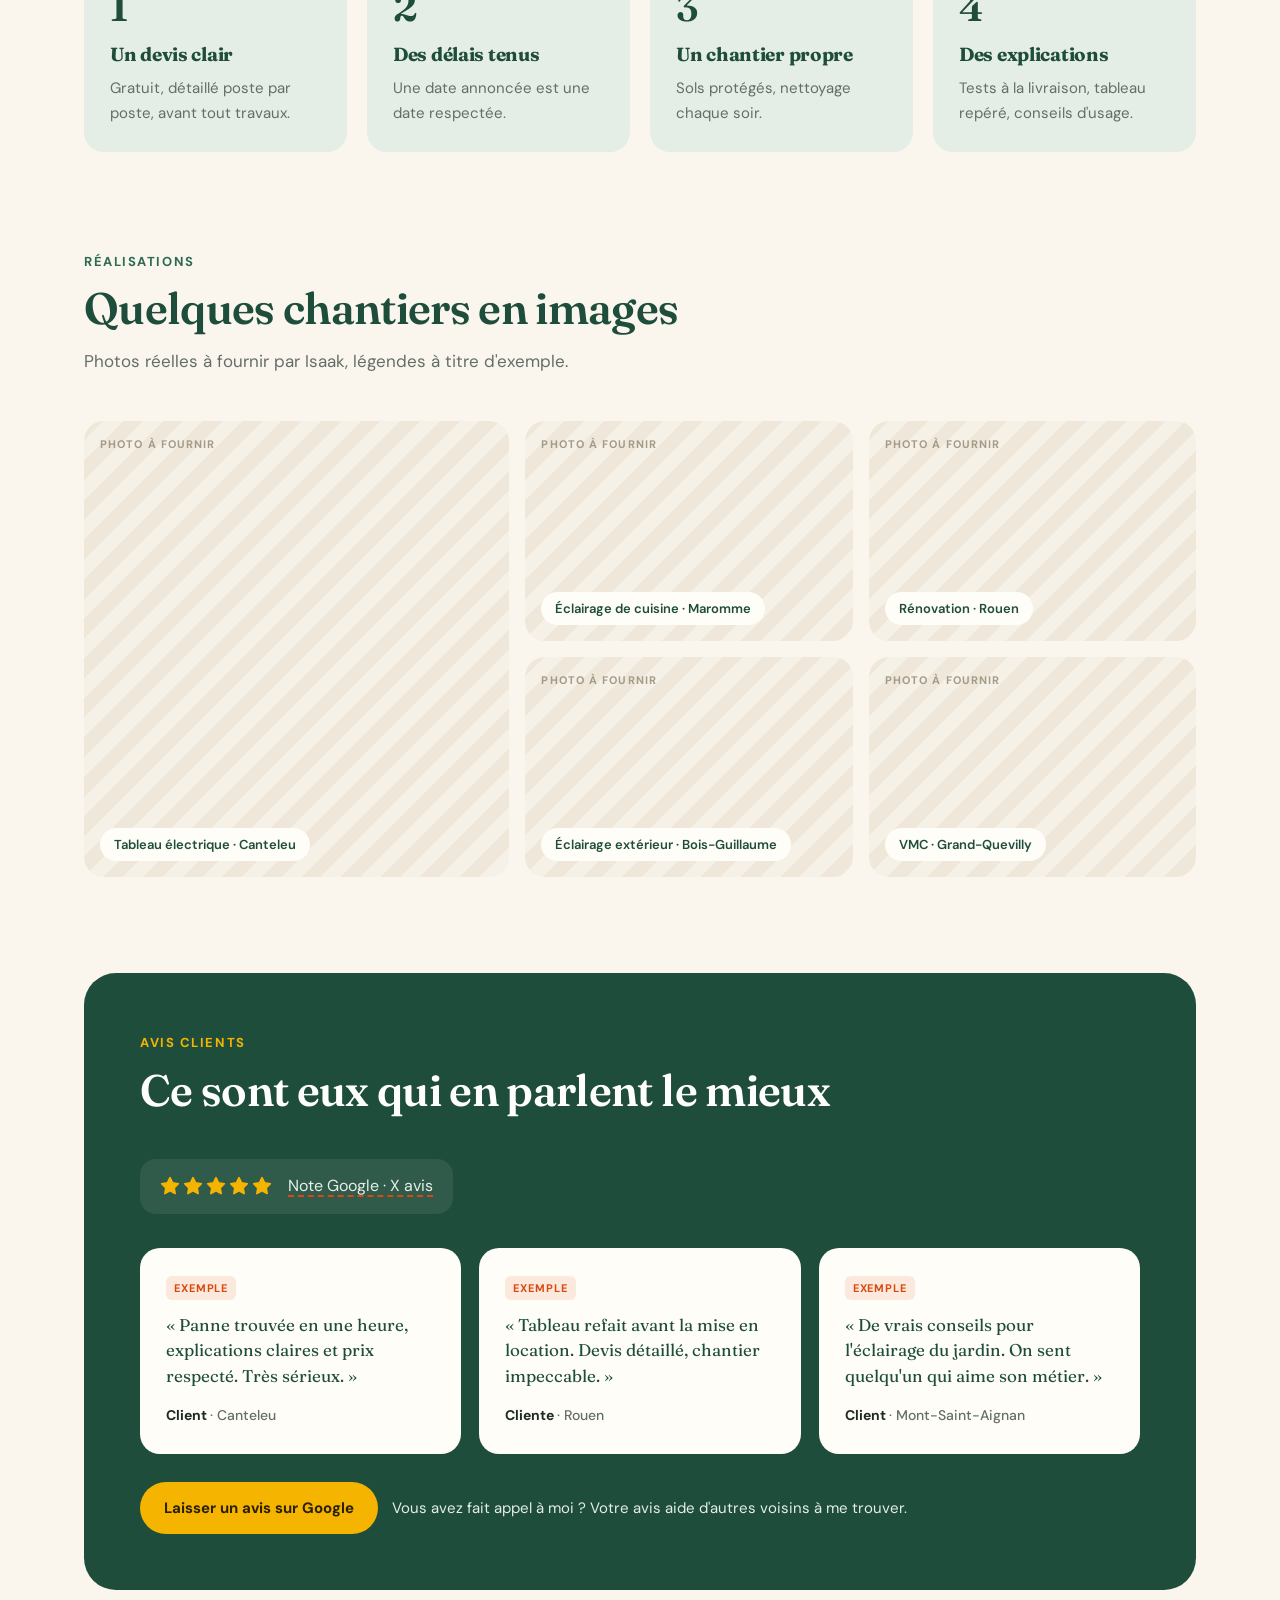
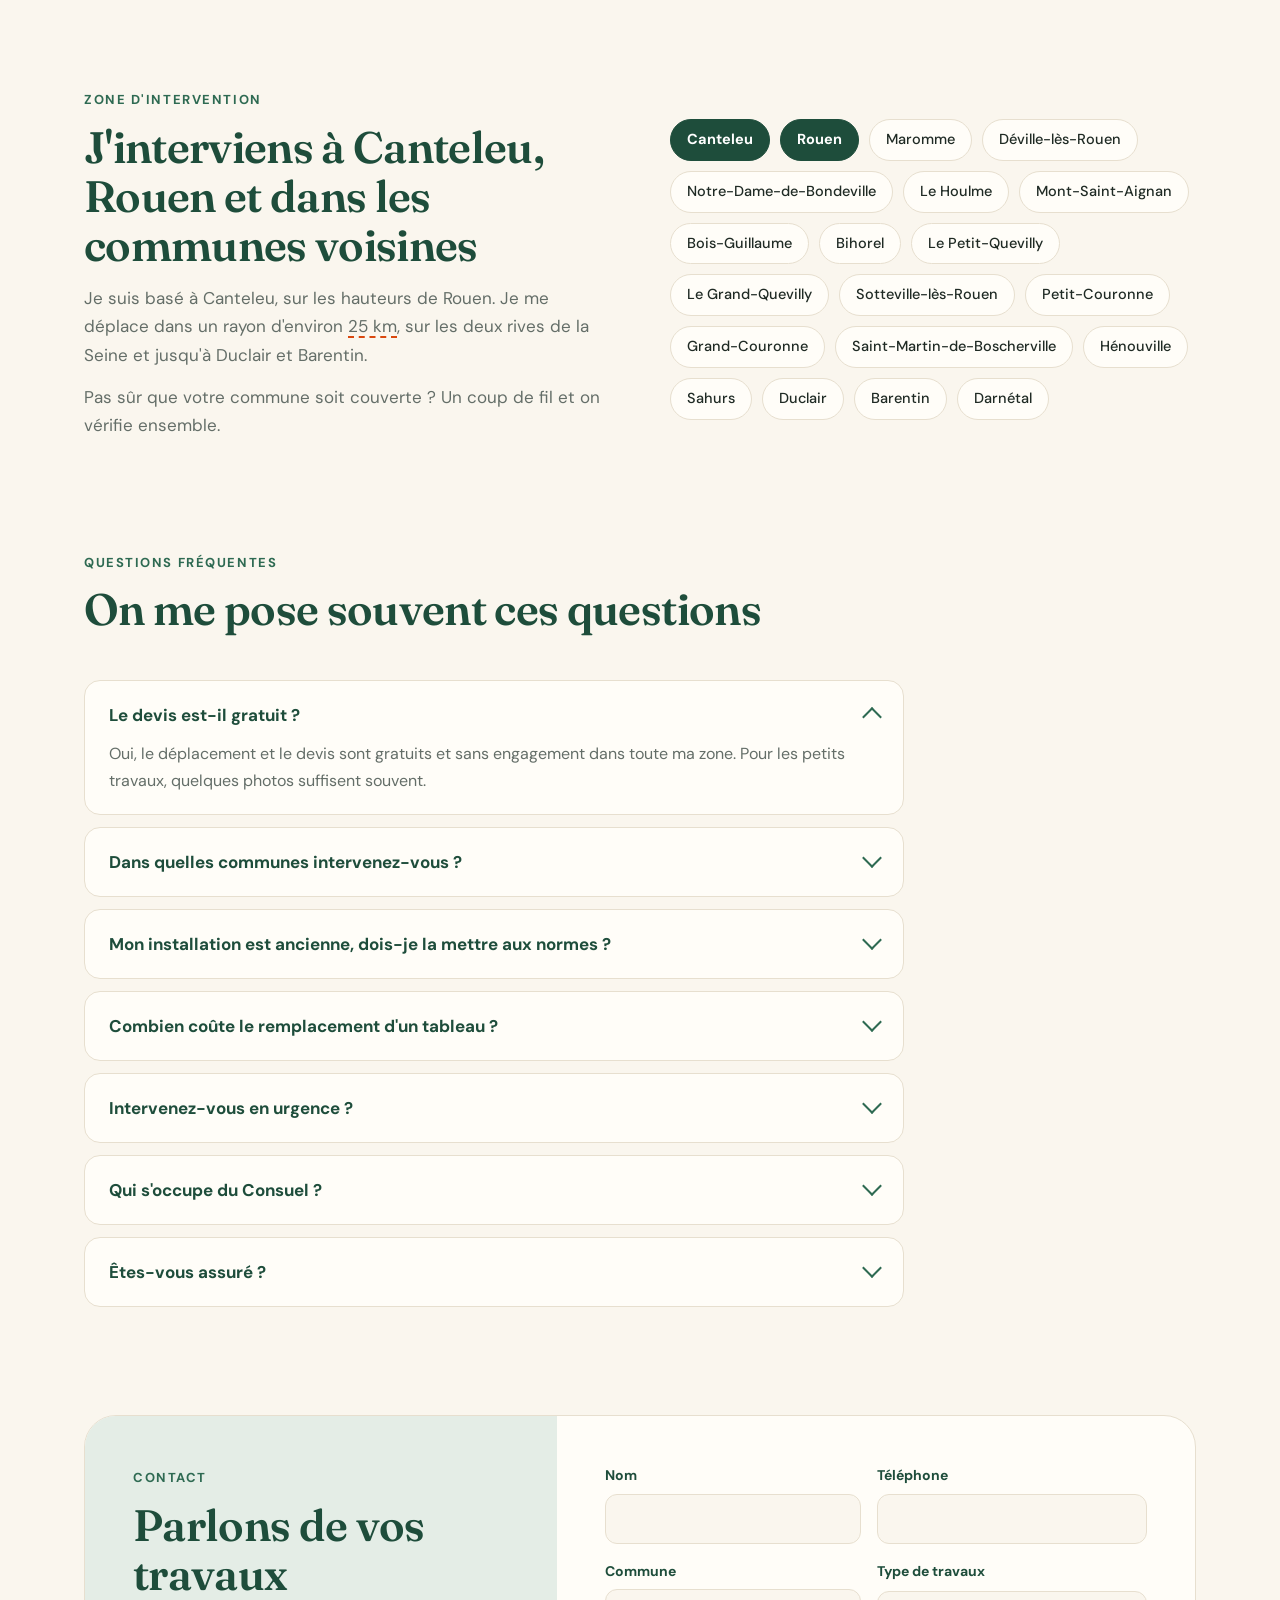
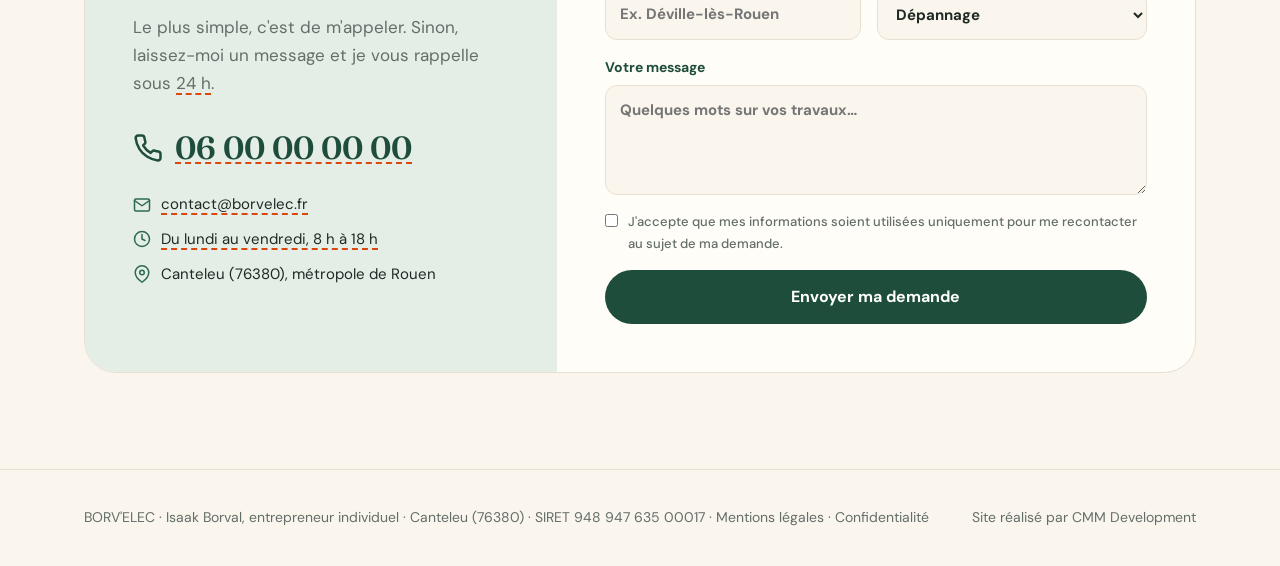
<file: public/apercu/borvelec/c-proximite.html>
<!doctype html>
<html lang="fr">
<head>
<meta charset="utf-8">
<meta name="viewport" content="width=device-width, initial-scale=1">
<meta name="robots" content="noindex, nofollow">
<title>Électricien Canteleu &amp; Rouen | BORV'ELEC, artisan diplômé</title>
<meta name="description" content="Électricien à Canteleu (76) : installation, rénovation, mise aux normes, tableau électrique et dépannage à Rouen et alentours. Devis gratuit, artisan diplômé.">
<link rel="canonical" href="https://www.borvelec.fr/">
<meta property="og:type" content="website">
<meta property="og:title" content="BORV'ELEC, électricien à Canteleu et Rouen">
<meta property="og:description" content="Installation, rénovation, mise aux normes et dépannage électrique. Devis gratuit.">
<meta property="og:locale" content="fr_FR">
<meta name="theme-color" content="#1E4D3B">
<link rel="preconnect" href="https://fonts.googleapis.com">
<link rel="preconnect" href="https://fonts.gstatic.com" crossorigin>
<link href="https://fonts.googleapis.com/css2?family=Fraunces:opsz,wght@9..144,500;9..144,600;9..144,700&family=DM+Sans:wght@400;500;600;700&display=swap" rel="stylesheet">
<script type="application/ld+json">
{
  "@context": "https://schema.org",
  "@type": "Electrician",
  "@id": "https://www.borvelec.fr/#entreprise",
  "name": "BORV'ELEC",
  "description": "Artisan électricien à Canteleu (76) : installation, rénovation, mise aux normes, tableau électrique et dépannage sur la métropole de Rouen.",
  "url": "https://www.borvelec.fr/",
  "telephone": "+33600000000",
  "email": "contact@borvelec.fr",
  "founder": {"@type": "Person", "name": "Isaak Borval", "jobTitle": "Artisan électricien"},
  "foundingDate": "2023-02-20",
  "taxID": "94894763500017",
  "address": {"@type": "PostalAddress", "addressLocality": "Canteleu", "postalCode": "76380", "addressRegion": "Normandie", "addressCountry": "FR"},
  "geo": {"@type": "GeoCoordinates", "latitude": 49.44, "longitude": 1.03},
  "areaServed": ["Canteleu", "Rouen", "Maromme", "Déville-lès-Rouen", "Notre-Dame-de-Bondeville", "Le Houlme", "Mont-Saint-Aignan", "Bois-Guillaume", "Le Petit-Quevilly", "Le Grand-Quevilly", "Sotteville-lès-Rouen", "Petit-Couronne", "Grand-Couronne", "Saint-Martin-de-Boscherville", "Duclair", "Barentin"],
  "openingHoursSpecification": [{"@type": "OpeningHoursSpecification", "dayOfWeek": ["Monday", "Tuesday", "Wednesday", "Thursday", "Friday"], "opens": "08:00", "closes": "18:00"}],
  "hasCredential": [
    {"@type": "EducationalOccupationalCredential", "credentialCategory": "Diplôme", "name": "CAP Électricien"},
    {"@type": "EducationalOccupationalCredential", "credentialCategory": "Diplôme", "name": "BP Électricien"},
    {"@type": "EducationalOccupationalCredential", "credentialCategory": "Diplôme", "name": "Bac pro MELEC"}
  ],
  "knowsAbout": ["Installation électrique", "Mise aux normes NF C 15-100", "Tableau électrique", "Dépannage électrique", "Éclairage LED", "Chauffage électrique", "VMC"],
  "sameAs": ["https://www.allovoisins.com/p/isaakborval"]
}
</script>
<style>
:root{--cream:#FAF6EE;--paper:#FFFDF8;--green:#1E4D3B;--green2:#2E6A52;--sage:#E4EDE6;--yellow:#F4B400;--ink:#1F2A24;--muted:#646E68;--line:#E7DFCF;--radius:20px}
*{box-sizing:border-box;margin:0;padding:0}
html{scroll-behavior:smooth}
body{font-family:"DM Sans",system-ui,sans-serif;background:var(--cream);color:var(--ink);line-height:1.65;-webkit-font-smoothing:antialiased}
a{color:inherit;text-decoration:none}
button{font:inherit}
h1,h2,h3,.serif{font-family:Fraunces,Georgia,serif;font-optical-sizing:auto;letter-spacing:-.015em}
.wrap{max-width:1160px;margin:0 auto;padding:0 24px}
.ic{width:22px;height:22px;fill:none;stroke:currentColor;stroke-width:2;stroke-linecap:round;stroke-linejoin:round;flex:none}
.tbc{text-decoration:underline dashed #D9480F 1.5px;text-underline-offset:4px;cursor:help}

.mock{background:var(--green);color:#D6E4DA;font-size:13px;padding:8px 0}
.mock .wrap{display:flex;gap:16px;justify-content:space-between;flex-wrap:wrap}
.mock a{color:var(--yellow);margin-left:12px}

header{position:sticky;top:0;z-index:20;background:rgba(250,246,238,.92);backdrop-filter:blur(10px);border-bottom:1px solid var(--line)}
.nav{display:flex;align-items:center;justify-content:space-between;height:74px}
.logo{display:flex;align-items:center;gap:12px}
.logo-mark{width:42px;height:42px;border-radius:50% 50% 50% 12px;background:var(--green);color:var(--yellow);display:grid;place-items:center}
.logo-mark .ic{width:20px;height:20px;fill:currentColor;stroke:none}
.logo b{font-family:Fraunces,serif;font-size:22px;font-weight:700;color:var(--green);display:block;line-height:1.1}
.logo small{font-size:12px;color:var(--muted);font-weight:500}
.menu{display:flex;gap:28px;font-size:15px;font-weight:500;color:var(--muted)}
.menu a:hover{color:var(--green)}
.btn{display:inline-flex;align-items:center;gap:10px;font-weight:700;border-radius:999px;padding:14px 24px;transition:transform .15s,background .2s;border:0;cursor:pointer}
.btn:hover{transform:translateY(-1px)}
.btn-g{background:var(--green);color:#fff}
.btn-g:hover{background:var(--green2)}
.btn-y{background:var(--yellow);color:#2A2000}
.btn-l{background:transparent;color:var(--green);border:2px solid var(--green)}
.nav .btn{padding:11px 18px;font-size:15px}

.hero{padding:64px 0 80px}
.hero-grid{display:grid;grid-template-columns:1.1fr .9fr;gap:60px;align-items:center}
.hello{font-family:Fraunces,serif;font-style:italic;font-size:22px;color:var(--green2)}
h1{font-size:clamp(36px,4.8vw,60px);line-height:1.06;font-weight:600;color:var(--green);margin:12px 0 22px}
h1 u{text-decoration:none;background:linear-gradient(transparent 70%,rgba(244,180,0,.55) 70%)}
.lead{font-size:18.5px;color:var(--muted);max-width:560px}
.ctas{display:flex;gap:14px;flex-wrap:wrap;margin:30px 0 26px}
.mini{display:flex;gap:22px;flex-wrap:wrap;font-size:14.5px;font-weight:600;color:var(--green)}
.mini span{display:flex;gap:8px;align-items:center}
.mini .ic{width:18px;height:18px;color:var(--yellow);stroke-width:3}
.portrait{position:relative}
.arch{aspect-ratio:4/5;border-radius:240px 240px 28px 28px;background:linear-gradient(160deg,var(--sage),#D2E0D6);display:grid;place-items:center;text-align:center;color:var(--green2);font-weight:600;overflow:hidden;position:relative}
.arch::after{content:"";position:absolute;inset:14px;border-radius:226px 226px 18px 18px;border:2px dashed rgba(30,77,59,.25)}
.arch .ic{display:block;width:44px;height:44px;margin:0 auto 10px}
.arch small{display:block;font-weight:500;color:var(--muted);margin-top:4px}
.note{position:absolute;background:var(--paper);border:1px solid var(--line);border-radius:16px;padding:14px 18px;box-shadow:0 18px 40px -20px rgba(30,77,59,.35);font-size:14px}
.note b{display:block;color:var(--green);font-size:15px}
.n1{left:-36px;bottom:70px}
.n1 i{display:inline-block;width:9px;height:9px;border-radius:50%;background:#2FA36B;margin-right:6px;box-shadow:0 0 0 4px rgba(47,163,107,.18)}
.n2{right:-20px;top:40px}

.band{background:var(--green);color:#E5EEE8}
.band .wrap{display:grid;grid-template-columns:repeat(4,1fr);gap:20px;padding-top:26px;padding-bottom:26px}
.band div{display:flex;gap:12px;align-items:center;font-weight:600;font-size:15px}
.band .ic{color:var(--yellow)}

section{padding:96px 0}
.title{max-width:680px;margin-bottom:46px}
.over{font-weight:700;font-size:13px;letter-spacing:.12em;text-transform:uppercase;color:var(--green2)}
h2{font-size:clamp(30px,3.6vw,44px);line-height:1.12;font-weight:600;color:var(--green);margin:10px 0 14px}
.title p{font-size:17px;color:var(--muted)}

.svc{display:grid;grid-template-columns:1fr 1fr;gap:28px}
.svc-col{background:var(--paper);border:1px solid var(--line);border-radius:var(--radius);padding:34px}
.svc-col h3{font-size:24px;color:var(--green);margin-bottom:18px}
.svc-item{display:grid;grid-template-columns:auto 1fr;gap:16px;padding:16px 0;border-top:1px solid var(--line)}
.svc-item:first-of-type{border-top:0;padding-top:4px}
.svc-item .si{width:44px;height:44px;border-radius:14px;background:var(--sage);color:var(--green);display:grid;place-items:center}
.svc-item h4{font-size:17px;color:var(--ink)}
.svc-item p{font-size:15px;color:var(--muted)}

.story{background:var(--paper);border-top:1px solid var(--line);border-bottom:1px solid var(--line)}
.story-grid{display:grid;grid-template-columns:1fr 1fr;gap:70px;align-items:start}
.story p{font-size:17px;color:var(--muted);margin-bottom:16px}
blockquote{font-family:Fraunces,serif;font-size:clamp(24px,2.6vw,32px);line-height:1.3;color:var(--green);border-left:4px solid var(--yellow);padding-left:24px;margin:30px 0 8px;font-weight:500}
.sig{font-weight:700;color:var(--green2);padding-left:28px}
.path{position:relative;padding-left:34px}
.path::before{content:"";position:absolute;left:10px;top:8px;bottom:8px;width:2px;background:var(--line)}
.step{position:relative;padding:0 0 28px}
.step::before{content:"";position:absolute;left:-30px;top:6px;width:14px;height:14px;border-radius:50%;background:var(--paper);border:3px solid var(--green2)}
.step.now::before{background:var(--yellow);border-color:var(--yellow);box-shadow:0 0 0 6px rgba(244,180,0,.2)}
.step small{font-weight:700;color:var(--green2);font-size:13px;letter-spacing:.06em;text-transform:uppercase}
.step h3{font-size:20px;color:var(--ink);margin:2px 0}
.step p{font-size:15px;margin:0}

.promise{display:grid;grid-template-columns:repeat(4,1fr);gap:20px}
.pr{padding:26px;border-radius:var(--radius);background:var(--sage)}
.pr .num{font-family:Fraunces,serif;font-size:40px;line-height:1;color:var(--green);font-weight:600}
.pr h3{font-size:19px;color:var(--green);margin:12px 0 6px}
.pr p{font-size:15px;color:var(--muted)}

.gal{display:grid;grid-template-columns:1.3fr 1fr 1fr;grid-template-rows:220px 220px;gap:16px}
.ph{border-radius:var(--radius);background:repeating-linear-gradient(135deg,#EFE8DA 0 14px,#F6F1E7 14px 28px);display:flex;align-items:flex-end;padding:16px;position:relative}
.ph:first-child{grid-row:span 2}
.ph span{background:var(--paper);border-radius:999px;padding:6px 14px;font-size:13px;font-weight:600;color:var(--green)}
.ph em{position:absolute;top:14px;left:16px;font-style:normal;font-size:11px;font-weight:700;letter-spacing:.1em;text-transform:uppercase;color:#A39A88}

.rev-wrap{background:var(--green);color:#E5EEE8;border-radius:32px;padding:56px}
.rev-wrap h2{color:#fff}
.rev-top{display:flex;justify-content:space-between;align-items:end;gap:30px;flex-wrap:wrap;margin-bottom:34px}
.score{display:flex;align-items:center;gap:16px;background:rgba(255,255,255,.08);border-radius:16px;padding:14px 20px}
.stars{display:flex;gap:3px;color:var(--yellow)}
.stars .ic{width:20px;height:20px;fill:currentColor}
.revs{display:grid;grid-template-columns:repeat(3,1fr);gap:18px}
.rev{background:var(--paper);color:var(--ink);border-radius:var(--radius);padding:26px}
.rev p{font-family:Fraunces,serif;font-size:17px;line-height:1.5;margin:12px 0 16px;color:var(--green)}
.rev .who{font-size:14px;font-weight:700}
.rev .who span{color:var(--muted);font-weight:500}
.tag{display:inline-block;font-size:11px;font-weight:700;letter-spacing:.08em;text-transform:uppercase;color:#D9480F;background:#FCE9DE;padding:3px 8px;border-radius:6px}
.rev-cta{margin-top:28px;display:flex;gap:14px;align-items:center;flex-wrap:wrap;font-size:15px}

.zone{display:grid;grid-template-columns:1fr 1fr;gap:60px;align-items:center}
.zone p{font-size:17px;color:var(--muted);margin-bottom:14px}
.chips{display:flex;flex-wrap:wrap;gap:10px}
.chip{background:var(--paper);border:1px solid var(--line);border-radius:999px;padding:8px 16px;font-size:14.5px;font-weight:500}
.chip.m{background:var(--green);border-color:var(--green);color:#fff;font-weight:700}

.faq{max-width:820px}
details{background:var(--paper);border:1px solid var(--line);border-radius:16px;padding:20px 24px;margin-bottom:12px}
summary{cursor:pointer;list-style:none;font-weight:700;font-size:17px;color:var(--green);display:flex;justify-content:space-between;gap:16px}
summary::-webkit-details-marker{display:none}
summary::after{content:"";width:12px;height:12px;border-right:2.5px solid var(--green2);border-bottom:2.5px solid var(--green2);transform:rotate(45deg);margin-top:3px;transition:transform .2s;flex:none}
details[open] summary::after{transform:rotate(-135deg);margin-top:9px}
details p{margin-top:12px;color:var(--muted);font-size:16px}

.contact-card{display:grid;grid-template-columns:.85fr 1.15fr;background:var(--paper);border:1px solid var(--line);border-radius:32px;overflow:hidden}
.contact-side{background:var(--sage);padding:48px}
.contact-side p{color:var(--muted);font-size:17px}
.tel{display:flex;gap:12px;align-items:center;font-family:Fraunces,serif;font-size:32px;font-weight:600;color:var(--green);margin:24px 0 18px}
.tel .ic{width:30px;height:30px}
.lines{display:grid;gap:10px;font-size:15px}
.lines div{display:flex;gap:10px;align-items:center}
.lines .ic{width:18px;height:18px;color:var(--green2)}
form{padding:48px;display:grid;grid-template-columns:1fr 1fr;gap:16px}
label{display:grid;gap:6px;font-size:14px;font-weight:700;color:var(--green)}
label.full{grid-column:1/-1}
input,select,textarea{font:inherit;font-size:15px;color:var(--ink);background:var(--cream);border:1.5px solid var(--line);border-radius:12px;padding:12px 14px}
input:focus,select:focus,textarea:focus{outline:none;border-color:var(--green2);background:#fff}
textarea{min-height:110px;resize:vertical}
.rgpd{grid-column:1/-1;display:flex;gap:10px;align-items:flex-start;font-size:13px;font-weight:500;color:var(--muted)}
.rgpd input{margin-top:3px}
form .btn{grid-column:1/-1;justify-content:center}

footer{padding:36px 0;font-size:14px;color:var(--muted);border-top:1px solid var(--line)}
.foot{display:flex;justify-content:space-between;gap:20px;flex-wrap:wrap}
footer a:hover{color:var(--green)}
.callbar{display:none}

@media (max-width:1000px){
  .menu{display:none}
  .hero-grid,.story-grid,.zone,.contact-card,.svc{grid-template-columns:1fr;gap:40px}
  .band .wrap,.promise{grid-template-columns:1fr 1fr}
  .revs{grid-template-columns:1fr}
  .n1{left:10px}.n2{right:10px}
  .portrait{max-width:460px}
}
@media (max-width:620px){
  .wrap{padding:0 16px}
  section{padding:68px 0}
  .nav .btn{display:none}
  .hero{padding:40px 0 60px}
  .promise,.band .wrap,form{grid-template-columns:1fr}
  .gal{grid-template-columns:1fr 1fr;grid-template-rows:180px 180px 180px}
  .ph:first-child{grid-column:span 2;grid-row:span 1}
  .rev-wrap{padding:32px 20px;border-radius:24px}
  .contact-side,form{padding:28px 22px}
  .note{display:none}
  .portrait{max-width:320px;margin:0 auto}
  footer{padding-bottom:100px}
  .callbar{display:grid;grid-template-columns:1fr 1fr;gap:10px;position:fixed;left:0;right:0;bottom:0;z-index:30;padding:10px 12px;background:var(--paper);border-top:1px solid var(--line)}
  .callbar .btn{justify-content:center;padding:13px}
}
</style>
</head>
<body>

<svg width="0" height="0" style="position:absolute" aria-hidden="true">
  <symbol id="i-zap" viewBox="0 0 24 24"><polygon points="13 2 3 14 12 14 11 22 21 10 12 10 13 2"/></symbol>
  <symbol id="i-phone" viewBox="0 0 24 24"><path d="M22 16.92v3a2 2 0 0 1-2.18 2 19.79 19.79 0 0 1-8.63-3.07 19.5 19.5 0 0 1-6-6 19.79 19.79 0 0 1-3.07-8.67A2 2 0 0 1 4.11 2h3a2 2 0 0 1 2 1.72 12.84 12.84 0 0 0 .7 2.81 2 2 0 0 1-.45 2.11L8.09 9.91a16 16 0 0 0 6 6l1.27-1.27a2 2 0 0 1 2.11-.45 12.84 12.84 0 0 0 2.81.7A2 2 0 0 1 22 16.92z"/></symbol>
  <symbol id="i-check" viewBox="0 0 24 24"><polyline points="20 6 9 17 4 12"/></symbol>
  <symbol id="i-home" viewBox="0 0 24 24"><path d="M3 9l9-7 9 7v11a2 2 0 0 1-2 2H5a2 2 0 0 1-2-2z"/><polyline points="9 22 9 12 15 12 15 22"/></symbol>
  <symbol id="i-shield" viewBox="0 0 24 24"><path d="M12 22s8-4 8-10V5l-8-3-8 3v7c0 6 8 10 8 10z"/><polyline points="9 12 11 14 15 10"/></symbol>
  <symbol id="i-panel" viewBox="0 0 24 24"><rect x="4" y="3" width="16" height="18" rx="2"/><path d="M8 7v4M12 7v4M16 7v4M8 15v2M12 15v2M16 15v2"/></symbol>
  <symbol id="i-tool" viewBox="0 0 24 24"><path d="M14.7 6.3a1 1 0 0 0 0 1.4l1.6 1.6a1 1 0 0 0 1.4 0l3.77-3.77a6 6 0 0 1-7.94 7.94l-6.91 6.91a2.12 2.12 0 0 1-3-3l6.91-6.91a6 6 0 0 1 7.94-7.94l-3.76 3.76z"/></symbol>
  <symbol id="i-bulb" viewBox="0 0 24 24"><path d="M15 14c.2-1 .7-1.7 1.5-2.5 1-.9 1.5-2.2 1.5-3.5A6 6 0 0 0 6 8c0 1 .2 2.2 1.5 3.5.7.7 1.3 1.5 1.5 2.5"/><path d="M9 18h6"/><path d="M10 22h4"/></symbol>
  <symbol id="i-heat" viewBox="0 0 24 24"><path d="M14 14.76V3.5a2.5 2.5 0 0 0-5 0v11.26a4.5 4.5 0 1 0 5 0z"/></symbol>
  <symbol id="i-wind" viewBox="0 0 24 24"><path d="M9.59 4.59A2 2 0 1 1 11 8H2m10.59 11.41A2 2 0 1 0 14 16H2m15.73-8.27A2.5 2.5 0 1 1 19.5 12H2"/></symbol>
  <symbol id="i-plug" viewBox="0 0 24 24"><path d="M6.3 20.3a2.4 2.4 0 0 0 3.4 0L12 18l-6-6-2.3 2.3a2.4 2.4 0 0 0 0 3.4Z"/><path d="m2 22 3-3"/><path d="M7.5 13.5 10 11"/><path d="M10.5 16.5 13 14"/><path d="m18 3-4 4h6l-4 4"/></symbol>
  <symbol id="i-store" viewBox="0 0 24 24"><path d="M3 9l1.5-5h15L21 9"/><path d="M3 9h18v2a3 3 0 0 1-6 0 3 3 0 0 1-6 0 3 3 0 0 1-6 0z"/><path d="M5 13v8h14v-8"/></symbol>
  <symbol id="i-key" viewBox="0 0 24 24"><circle cx="7.5" cy="15.5" r="4.5"/><path d="M10.7 12.3 21 2"/><path d="m16 7 3 3"/><path d="m19 4 2 2"/></symbol>
  <symbol id="i-star" viewBox="0 0 24 24"><polygon points="12 2 15.09 8.26 22 9.27 17 14.14 18.18 21.02 12 17.77 5.82 21.02 7 14.14 2 9.27 8.91 8.26 12 2"/></symbol>
  <symbol id="i-mail" viewBox="0 0 24 24"><path d="M4 4h16c1.1 0 2 .9 2 2v12c0 1.1-.9 2-2 2H4c-1.1 0-2-.9-2-2V6c0-1.1.9-2 2-2z"/><polyline points="22,6 12,13 2,6"/></symbol>
  <symbol id="i-pin" viewBox="0 0 24 24"><path d="M21 10c0 7-9 13-9 13s-9-6-9-13a9 9 0 0 1 18 0z"/><circle cx="12" cy="10" r="3"/></symbol>
  <symbol id="i-clock" viewBox="0 0 24 24"><circle cx="12" cy="12" r="10"/><polyline points="12 6 12 12 16 14"/></symbol>
  <symbol id="i-file" viewBox="0 0 24 24"><path d="M14 2H6a2 2 0 0 0-2 2v16a2 2 0 0 0 2 2h12a2 2 0 0 0 2-2V8z"/><polyline points="14 2 14 8 20 8"/><line x1="16" y1="13" x2="8" y2="13"/><line x1="16" y1="17" x2="8" y2="17"/></symbol>
  <symbol id="i-user" viewBox="0 0 24 24"><path d="M20 21v-2a4 4 0 0 0-4-4H8a4 4 0 0 0-4 4v2"/><circle cx="12" cy="7" r="4"/></symbol>
</svg>

<div class="mock"><div class="wrap">
  <span><b>Maquette C · « Proximité »</b> · proposition CMM Development · éléments <span class="tbc">soulignés en pointillés</span> à confirmer avec Isaak</span>
  <span>Voir : <a href="index.html">Comparatif</a><a href="a-confiance.html">A</a><a href="b-courant.html">B</a></span>
</div></div>

<header>
  <div class="wrap nav">
    <a href="#" class="logo" aria-label="BORV'ELEC, accueil"><span class="logo-mark"><svg class="ic"><use href="#i-zap"/></svg></span><span><b>Borv'Elec</b><small>Isaak Borval · électricien</small></span></a>
    <nav class="menu" aria-label="Navigation principale">
      <a href="#services">Services</a><a href="#parcours">Mon parcours</a><a href="#avis">Avis</a><a href="#zone">Zone</a><a href="#faq">FAQ</a>
    </nav>
    <a class="btn btn-g" href="#contact"><svg class="ic"><use href="#i-file"/></svg>Devis gratuit</a>
  </div>
</header>

<main>
<section class="hero" aria-labelledby="titre">
  <div class="wrap hero-grid">
    <div>
      <span class="hello">Bonjour, moi c'est Isaak.</span>
      <h1 id="titre">Votre électricien de proximité à <u>Canteleu</u> et autour de Rouen</h1>
      <p class="lead">J'ai créé BORV'ELEC pour travailler simplement : je réponds moi-même au téléphone, je viens voir votre installation, je vous fais un devis clair et je réalise les travaux. Installation, rénovation, mise aux normes ou dépannage, c'est toujours moi qui m'en occupe.</p>
      <div class="ctas">
        <a class="btn btn-y" href="tel:+33600000000"><svg class="ic"><use href="#i-phone"/></svg><span class="tbc">06 00 00 00 00</span></a>
        <a class="btn btn-l" href="#contact">Demander un devis</a>
      </div>
      <div class="mini">
        <span><svg class="ic"><use href="#i-check"/></svg>Devis gratuit</span>
        <span><svg class="ic"><use href="#i-check"/></svg>Artisan diplômé</span>
        <span><svg class="ic"><use href="#i-check"/></svg>Norme NF C 15-100</span>
      </div>
    </div>
    <div class="portrait">
      <div class="arch"><div><svg class="ic"><use href="#i-user"/></svg>Portrait d'Isaak<small>en tenue de travail, sur chantier</small></div></div>
      <div class="note n1"><b><i></i><span class="tbc">Disponible cette semaine</span></b>Canteleu et métropole de Rouen</div>
      <div class="note n2"><b>CAP · BP · Bac pro</b>+ responsable de chantier</div>
    </div>
  </div>
</section>

<div class="band"><div class="wrap">
  <div><svg class="ic"><use href="#i-file"/></svg>Devis gratuit, sans engagement</div>
  <div><svg class="ic"><use href="#i-shield"/></svg><span class="tbc">Assuré en décennale</span></div>
  <div><svg class="ic"><use href="#i-phone"/></svg>Un seul interlocuteur</div>
  <div><svg class="ic"><use href="#i-pin"/></svg>Basé à Canteleu (76)</div>
</div></div>

<section id="services" aria-labelledby="t-svc">
  <div class="wrap">
    <div class="title">
      <span class="over">Ce que je fais pour vous</span>
      <h2 id="t-svc">Électricité générale, du petit dépannage à la rénovation complète</h2>
      <p>Pour votre maison ou votre appartement, mais aussi pour les commerces, bureaux et propriétaires bailleurs de la métropole de Rouen.</p>
    </div>
    <div class="svc">
      <div class="svc-col">
        <h3>Chez vous</h3>
        <div class="svc-item"><span class="si"><svg class="ic"><use href="#i-tool"/></svg></span><div><h4>Dépannage et recherche de panne</h4><p>Disjoncteur qui saute, prise ou circuit hors service : je trouve la cause et je répare.</p></div></div>
        <div class="svc-item"><span class="si"><svg class="ic"><use href="#i-panel"/></svg></span><div><h4>Tableau électrique</h4><p>Remplacement d'un vieux tableau, différentiels 30 mA, parafoudre, repérage des circuits.</p></div></div>
        <div class="svc-item"><span class="si"><svg class="ic"><use href="#i-shield"/></svg></span><div><h4>Rénovation et mise aux normes</h4><p>Remise en sécurité et mise en conformité NF C 15-100 d'un logement ancien.</p></div></div>
        <div class="svc-item"><span class="si"><svg class="ic"><use href="#i-bulb"/></svg></span><div><h4>Éclairage intérieur et extérieur</h4><p>Spots LED, suspensions, jardin, façade, détecteurs et variateurs.</p></div></div>
        <div class="svc-item"><span class="si"><svg class="ic"><use href="#i-heat"/></svg></span><div><h4>Chauffage électrique et VMC</h4><p>Radiateurs à inertie, thermostats, chauffe-eau, ventilation simple flux et hygro.</p></div></div>
      </div>
      <div class="svc-col">
        <h3>Pour vos projets et les pros</h3>
        <div class="svc-item"><span class="si"><svg class="ic"><use href="#i-home"/></svg></span><div><h4>Installation neuve</h4><p>Maison, extension, garage ou dépendance, jusqu'au passage du Consuel.</p></div></div>
        <div class="svc-item"><span class="si"><svg class="ic"><use href="#i-key"/></svg></span><div><h4>Avant une vente ou une location</h4><p>Remise en conformité après diagnostic, pour propriétaires et agences immobilières.</p></div></div>
        <div class="svc-item"><span class="si"><svg class="ic"><use href="#i-store"/></svg></span><div><h4>Commerces et bureaux</h4><p>Éclairage, prises, circuits dédiés, mise en conformité de locaux professionnels.</p></div></div>
        <div class="svc-item"><span class="si"><svg class="ic"><use href="#i-plug"/></svg></span><div><h4>Borne de recharge</h4><p>Véhicule électrique à domicile <span class="tbc">(selon qualification IRVE)</span>.</p></div></div>
        <div class="svc-item"><span class="si"><svg class="ic"><use href="#i-zap"/></svg></span><div><h4>Et tous les petits travaux</h4><p>Ajout de prises, interphone, volets roulants électriques, prises réseau RJ45.</p></div></div>
      </div>
    </div>
  </div>
</section>

<section id="parcours" class="story" aria-labelledby="t-story">
  <div class="wrap story-grid">
    <div>
      <span class="over">Mon parcours</span>
      <h2 id="t-story">Formé au métier, à mon compte depuis 2023</h2>
      <p>J'ai appris l'électricité sur le terrain et à l'école, du CAP jusqu'à un diplôme de responsable de chantier. Après <span class="tbc">plus de 6 ans</span> dans le bâtiment, j'ai lancé BORV'ELEC à Canteleu pour suivre chaque chantier de A à Z, sans intermédiaire.</p>
      <p>Mon objectif est simple : que vous ayez une installation sûre, que vous compreniez ce qui a été fait, et que vous ayez envie de me rappeler la prochaine fois.</p>
      <blockquote>« Je travaille chez vous comme je le ferais chez moi. »</blockquote>
      <div class="sig">Isaak Borval, fondateur de BORV'ELEC</div>
    </div>
    <div class="path">
      <div class="step"><small class="tbc">Année</small><h3>CAP Électricien</h3><p>Les bases du métier et de la sécurité électrique.</p></div>
      <div class="step"><small class="tbc">Année</small><h3>BP Électricien</h3><p>Brevet professionnel : autonomie sur l'installation complète.</p></div>
      <div class="step"><small class="tbc">Année</small><h3>Bac pro MELEC</h3><p>Métiers de l'électricité et de ses environnements connectés.</p></div>
      <div class="step"><small class="tbc">Année</small><h3>Responsable de chantier (bac+2)</h3><p>Organisation, planning, coordination des corps de métier.</p></div>
      <div class="step now"><small>Février 2023</small><h3>Création de BORV'ELEC</h3><p>Artisan électricien à mon compte, à Canteleu.</p></div>
    </div>
  </div>
</section>

<section aria-labelledby="t-promise">
  <div class="wrap">
    <div class="title"><span class="over">Mes engagements</span><h2 id="t-promise">Ce que vous pouvez attendre de moi</h2></div>
    <div class="promise">
      <div class="pr"><div class="num">1</div><h3>Un devis clair</h3><p>Gratuit, détaillé poste par poste, avant tout travaux.</p></div>
      <div class="pr"><div class="num">2</div><h3>Des délais tenus</h3><p>Une date annoncée est une date respectée.</p></div>
      <div class="pr"><div class="num">3</div><h3>Un chantier propre</h3><p>Sols protégés, nettoyage chaque soir.</p></div>
      <div class="pr"><div class="num">4</div><h3>Des explications</h3><p>Tests à la livraison, tableau repéré, conseils d'usage.</p></div>
    </div>
  </div>
</section>

<section style="padding-top:0" aria-labelledby="t-real">
  <div class="wrap">
    <div class="title"><span class="over">Réalisations</span><h2 id="t-real">Quelques chantiers en images</h2><p>Photos réelles à fournir par Isaak, légendes à titre d'exemple.</p></div>
    <div class="gal">
      <div class="ph"><em>Photo à fournir</em><span>Tableau électrique · Canteleu</span></div>
      <div class="ph"><em>Photo à fournir</em><span>Éclairage de cuisine · Maromme</span></div>
      <div class="ph"><em>Photo à fournir</em><span>Rénovation · Rouen</span></div>
      <div class="ph"><em>Photo à fournir</em><span>Éclairage extérieur · Bois-Guillaume</span></div>
      <div class="ph"><em>Photo à fournir</em><span>VMC · Grand-Quevilly</span></div>
    </div>
  </div>
</section>

<section id="avis" style="padding-top:0" aria-labelledby="t-avis">
  <div class="wrap">
    <div class="rev-wrap">
      <div class="rev-top">
        <div><span class="over" style="color:var(--yellow)">Avis clients</span><h2 id="t-avis">Ce sont eux qui en parlent le mieux</h2></div>
        <div class="score"><span class="stars"><svg class="ic"><use href="#i-star"/></svg><svg class="ic"><use href="#i-star"/></svg><svg class="ic"><use href="#i-star"/></svg><svg class="ic"><use href="#i-star"/></svg><svg class="ic"><use href="#i-star"/></svg></span><span class="tbc">Note Google · X avis</span></div>
      </div>
      <div class="revs">
        <article class="rev"><span class="tag">Exemple</span><p>« Panne trouvée en une heure, explications claires et prix respecté. Très sérieux. »</p><div class="who">Client <span>· Canteleu</span></div></article>
        <article class="rev"><span class="tag">Exemple</span><p>« Tableau refait avant la mise en location. Devis détaillé, chantier impeccable. »</p><div class="who">Cliente <span>· Rouen</span></div></article>
        <article class="rev"><span class="tag">Exemple</span><p>« De vrais conseils pour l'éclairage du jardin. On sent quelqu'un qui aime son métier. »</p><div class="who">Client <span>· Mont-Saint-Aignan</span></div></article>
      </div>
      <div class="rev-cta"><a class="btn btn-y" href="#">Laisser un avis sur Google</a><span>Vous avez fait appel à moi ? Votre avis aide d'autres voisins à me trouver.</span></div>
    </div>
  </div>
</section>

<section id="zone" style="padding-top:0" aria-labelledby="t-zone">
  <div class="wrap zone">
    <div>
      <span class="over">Zone d'intervention</span>
      <h2 id="t-zone">J'interviens à Canteleu, Rouen et dans les communes voisines</h2>
      <p>Je suis basé à Canteleu, sur les hauteurs de Rouen. Je me déplace dans un rayon d'environ <span class="tbc">25 km</span>, sur les deux rives de la Seine et jusqu'à Duclair et Barentin.</p>
      <p>Pas sûr que votre commune soit couverte ? Un coup de fil et on vérifie ensemble.</p>
    </div>
    <div class="chips">
      <span class="chip m">Canteleu</span><span class="chip m">Rouen</span><span class="chip">Maromme</span><span class="chip">Déville-lès-Rouen</span><span class="chip">Notre-Dame-de-Bondeville</span><span class="chip">Le Houlme</span><span class="chip">Mont-Saint-Aignan</span><span class="chip">Bois-Guillaume</span><span class="chip">Bihorel</span><span class="chip">Le Petit-Quevilly</span><span class="chip">Le Grand-Quevilly</span><span class="chip">Sotteville-lès-Rouen</span><span class="chip">Petit-Couronne</span><span class="chip">Grand-Couronne</span><span class="chip">Saint-Martin-de-Boscherville</span><span class="chip">Hénouville</span><span class="chip">Sahurs</span><span class="chip">Duclair</span><span class="chip">Barentin</span><span class="chip">Darnétal</span>
    </div>
  </div>
</section>

<section id="faq" style="padding-top:0" aria-labelledby="t-faq">
  <div class="wrap">
    <div class="title"><span class="over">Questions fréquentes</span><h2 id="t-faq">On me pose souvent ces questions</h2></div>
    <div class="faq">
      <details open><summary>Le devis est-il gratuit ?</summary><p>Oui, le déplacement et le devis sont gratuits et sans engagement dans toute ma zone. Pour les petits travaux, quelques photos suffisent souvent.</p></details>
      <details><summary>Dans quelles communes intervenez-vous ?</summary><p>Canteleu, Rouen et toute la métropole : Maromme, Déville-lès-Rouen, Mont-Saint-Aignan, Bois-Guillaume, Le Grand-Quevilly, Sotteville-lès-Rouen, Grand-Couronne, mais aussi Duclair, Barentin et la boucle de Seine.</p></details>
      <details><summary>Mon installation est ancienne, dois-je la mettre aux normes ?</summary><p>Pas d'obligation générale pour un logement que vous occupez. Un diagnostic électrique est en revanche obligatoire pour vendre ou louer si l'installation a plus de 15 ans. Une remise en sécurité reste toujours une bonne idée.</p></details>
      <details><summary>Combien coûte le remplacement d'un tableau ?</summary><p>Cela dépend du nombre de circuits et de l'état du câblage. Je vous remets un devis détaillé et gratuit après visite. <span class="tbc">Fourchette indicative à définir avec Isaak.</span></p></details>
      <details><summary>Intervenez-vous en urgence ?</summary><p><span class="tbc">Quand c'est possible, oui, notamment pour une panne qui prive le logement d'électricité. Appelez-moi directement.</span></p></details>
      <details><summary>Qui s'occupe du Consuel ?</summary><p>Pour une installation neuve ou une rénovation complète, l'attestation de conformité visée par le Consuel est nécessaire à la mise en service. Je prépare le dossier pour vous.</p></details>
      <details><summary>Êtes-vous assuré ?</summary><p><span class="tbc">Oui, je suis couvert par une assurance responsabilité civile décennale, mentionnée sur chaque devis.</span></p></details>
    </div>
  </div>
</section>

<section id="contact" style="padding-top:0" aria-labelledby="t-contact">
  <div class="wrap">
    <div class="contact-card">
      <div class="contact-side">
        <span class="over">Contact</span>
        <h2 id="t-contact">Parlons de vos travaux</h2>
        <p>Le plus simple, c'est de m'appeler. Sinon, laissez-moi un message et je vous rappelle sous <span class="tbc">24 h</span>.</p>
        <a class="tel" href="tel:+33600000000"><svg class="ic"><use href="#i-phone"/></svg><span class="tbc">06 00 00 00 00</span></a>
        <div class="lines">
          <div><svg class="ic"><use href="#i-mail"/></svg><span class="tbc">contact@borvelec.fr</span></div>
          <div><svg class="ic"><use href="#i-clock"/></svg><span class="tbc">Du lundi au vendredi, 8 h à 18 h</span></div>
          <div><svg class="ic"><use href="#i-pin"/></svg>Canteleu (76380), métropole de Rouen</div>
        </div>
      </div>
      <form onsubmit="event.preventDefault();alert('Maquette : le formulaire sera relié à une adresse e-mail.')">
        <label>Nom<input name="nom" autocomplete="name" required></label>
        <label>Téléphone<input name="tel" type="tel" autocomplete="tel" required></label>
        <label>Commune<input name="commune" placeholder="Ex. Déville-lès-Rouen"></label>
        <label>Type de travaux<select name="type"><option>Dépannage</option><option>Tableau électrique</option><option>Rénovation / mise aux normes</option><option>Installation neuve</option><option>Éclairage</option><option>Chauffage / VMC</option><option>Autre</option></select></label>
        <label class="full">Votre message<textarea name="message" placeholder="Quelques mots sur vos travaux…"></textarea></label>
        <label class="rgpd"><input type="checkbox" required> J'accepte que mes informations soient utilisées uniquement pour me recontacter au sujet de ma demande.</label>
        <button class="btn btn-g" type="submit">Envoyer ma demande</button>
      </form>
    </div>
  </div>
</section>
</main>

<footer>
  <div class="wrap foot">
    <div>BORV'ELEC · Isaak Borval, entrepreneur individuel · Canteleu (76380) · SIRET 948 947 635 00017 · <a href="#">Mentions légales</a> · <a href="#">Confidentialité</a></div>
    <div>Site réalisé par <a href="https://cmm-development.fr">CMM Development</a></div>
  </div>
</footer>

<div class="callbar">
  <a class="btn btn-l" href="#contact">Devis</a>
  <a class="btn btn-g" href="tel:+33600000000"><svg class="ic"><use href="#i-phone"/></svg>Appeler</a>
</div>
</body>
</html>
</file>
